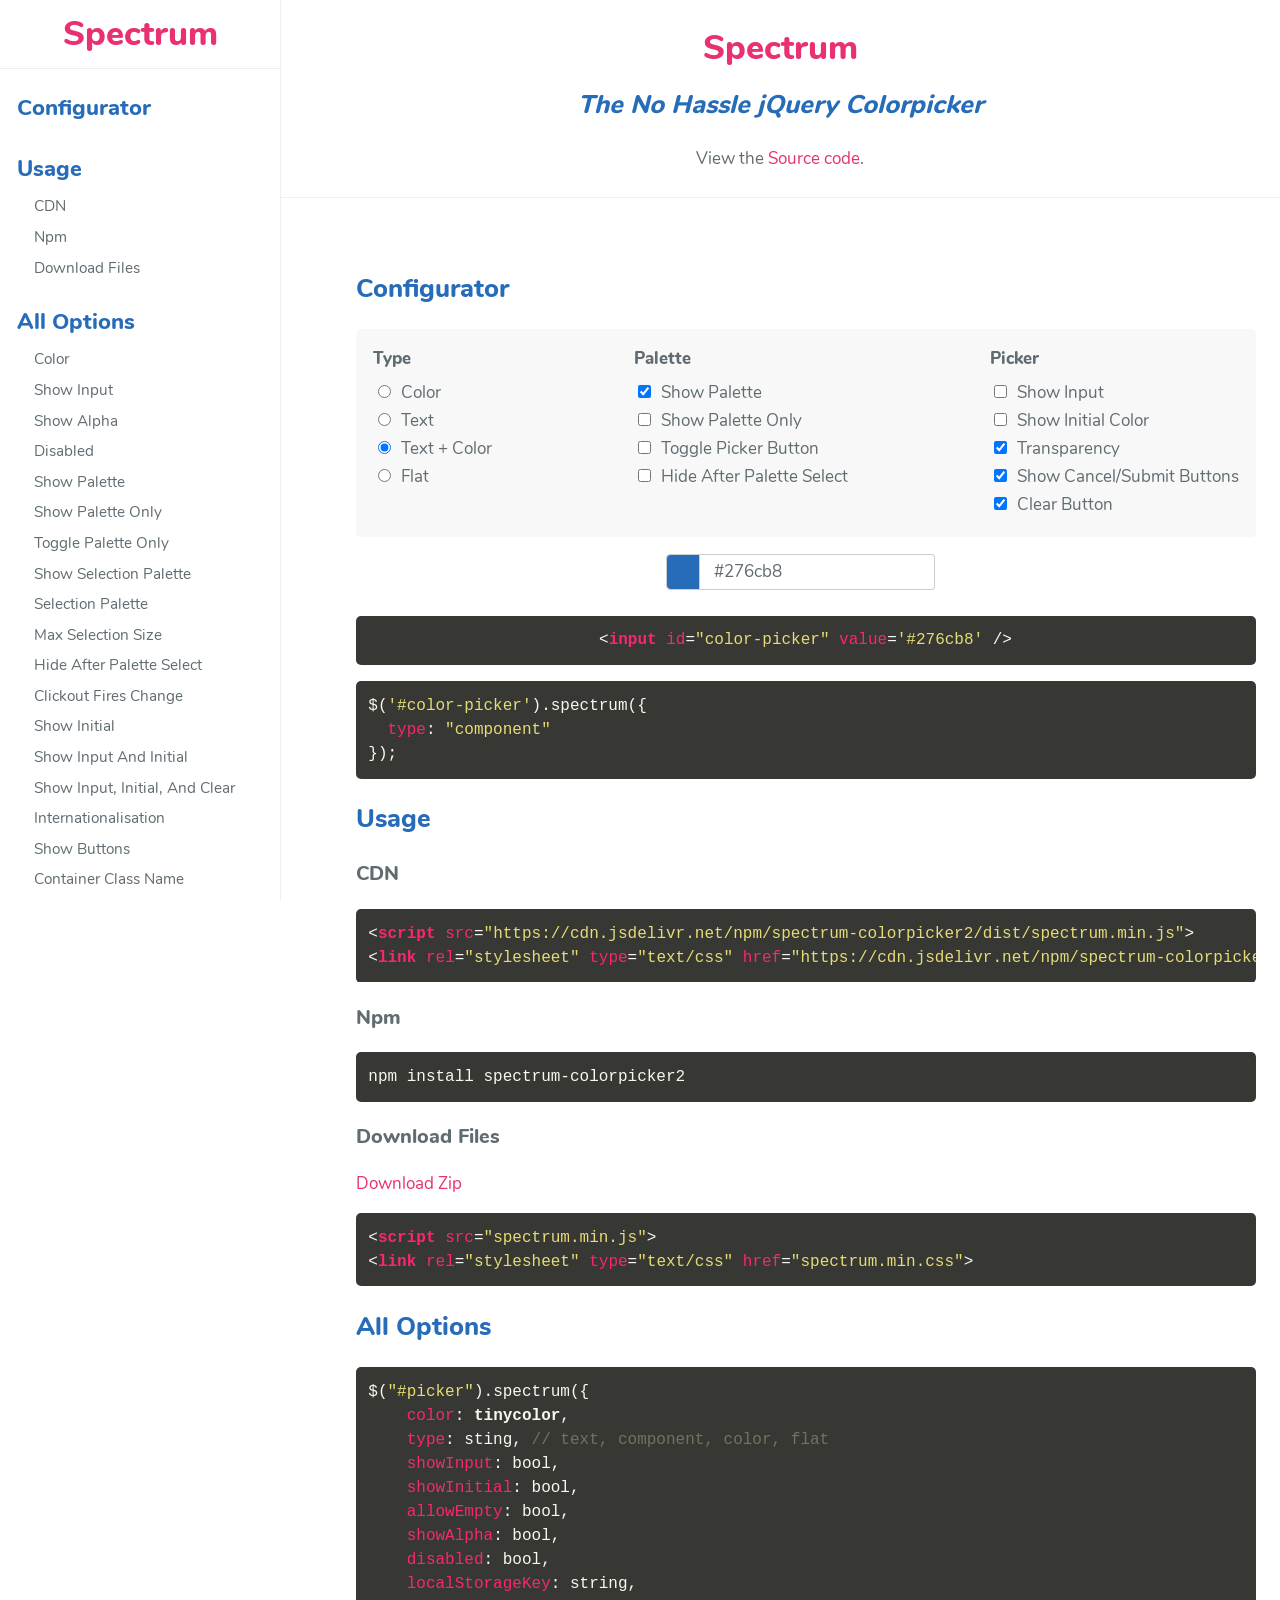
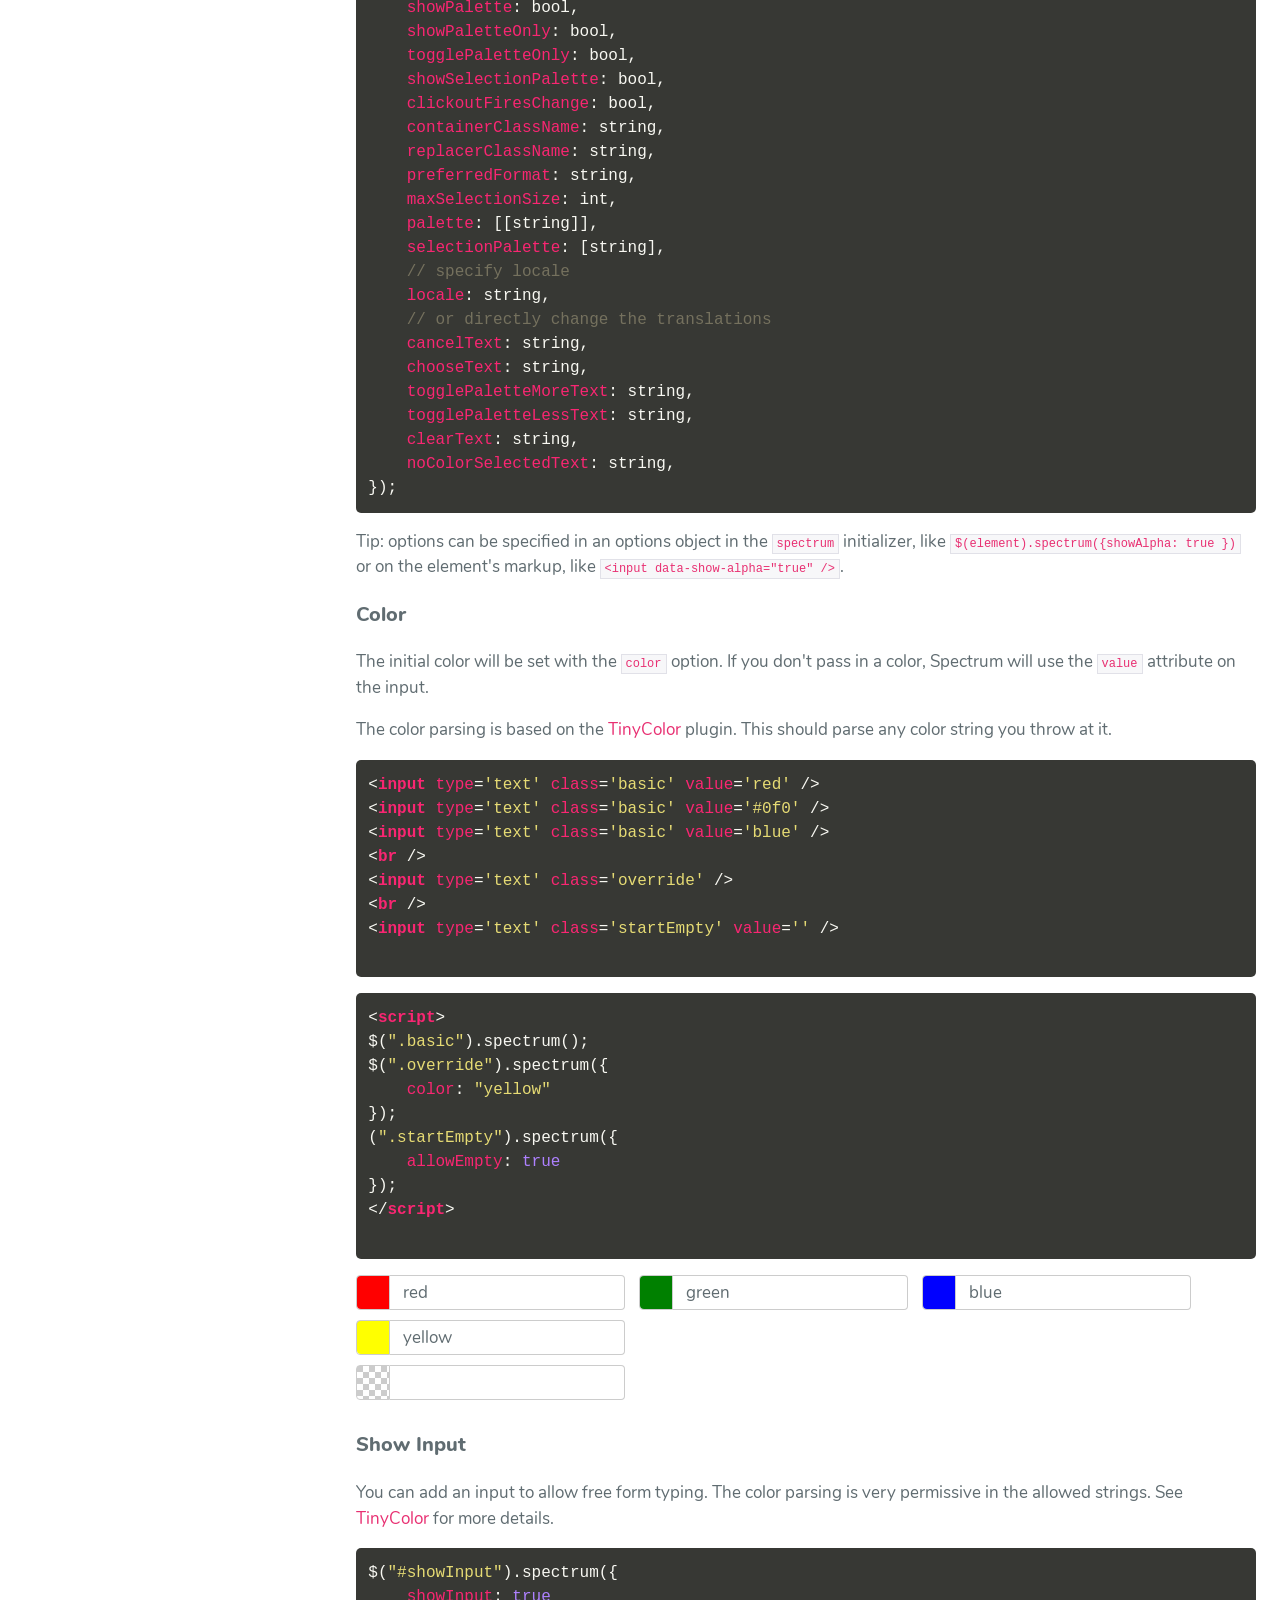
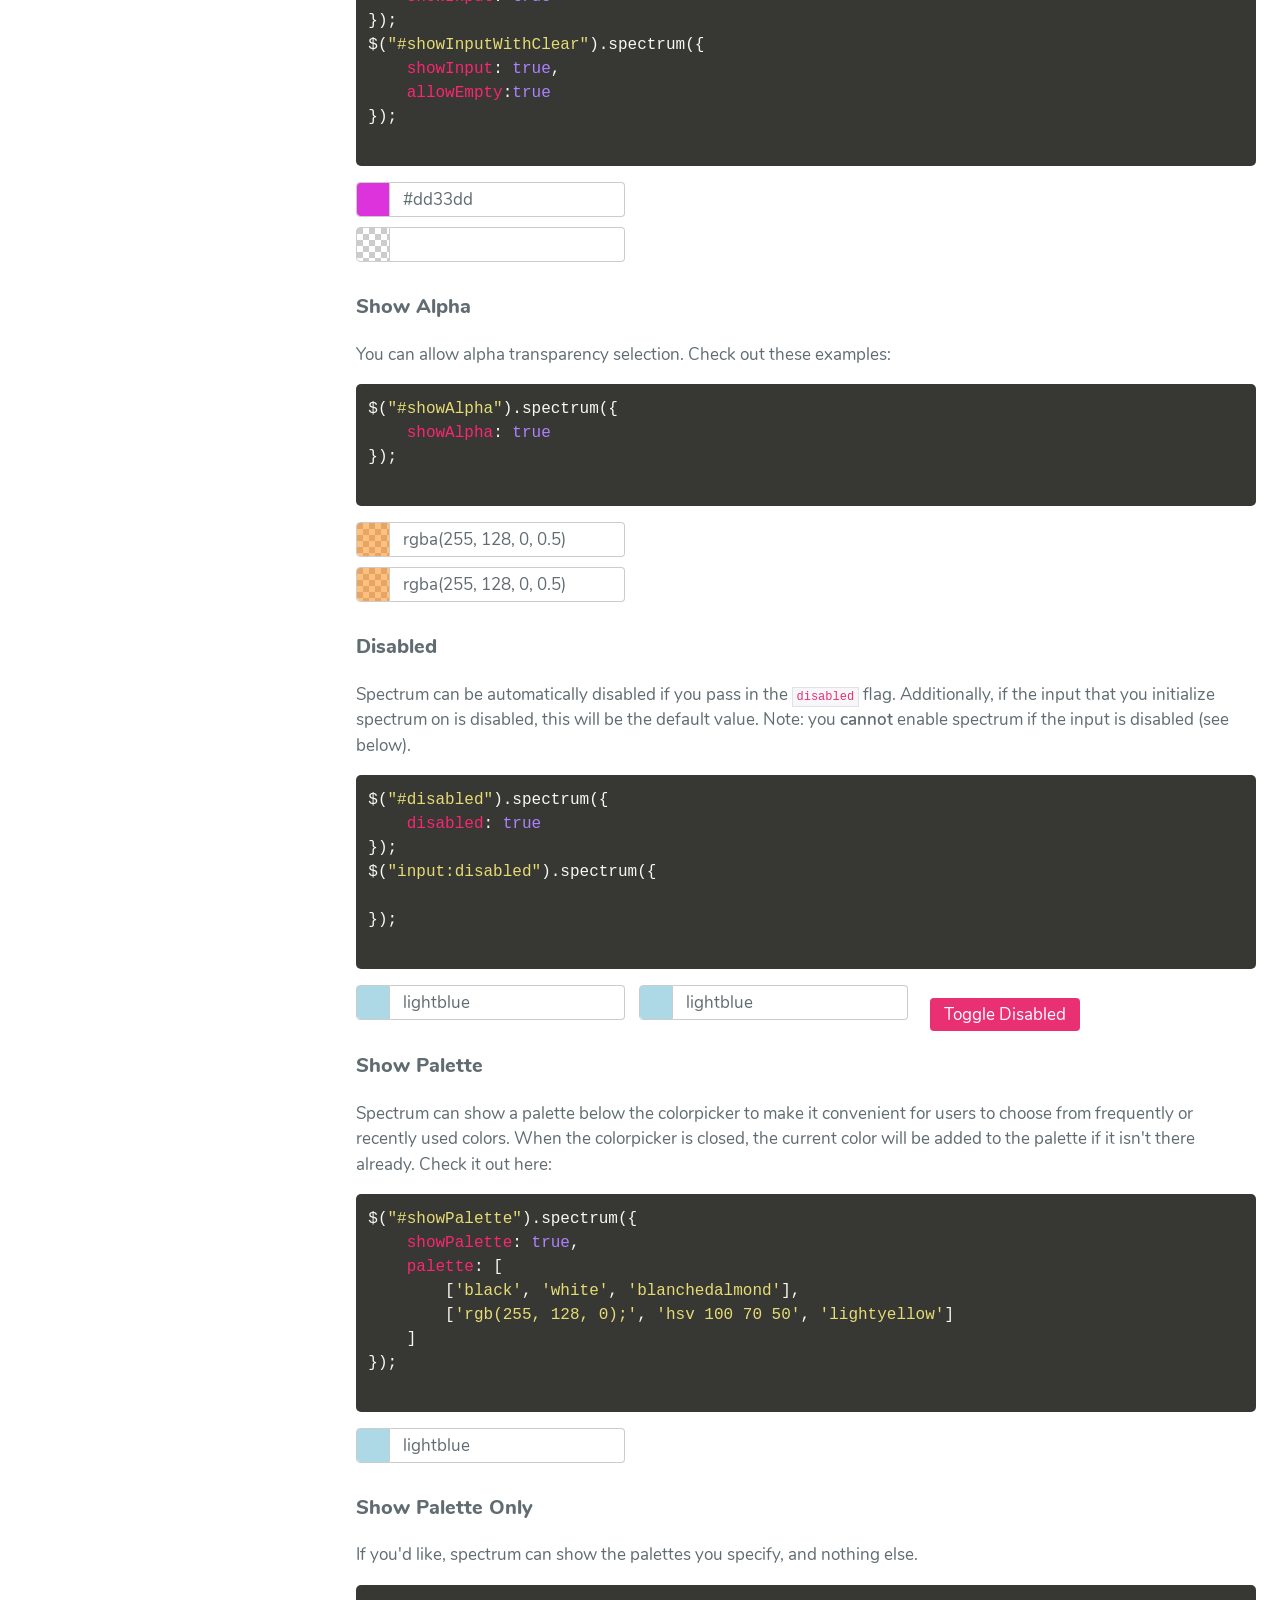
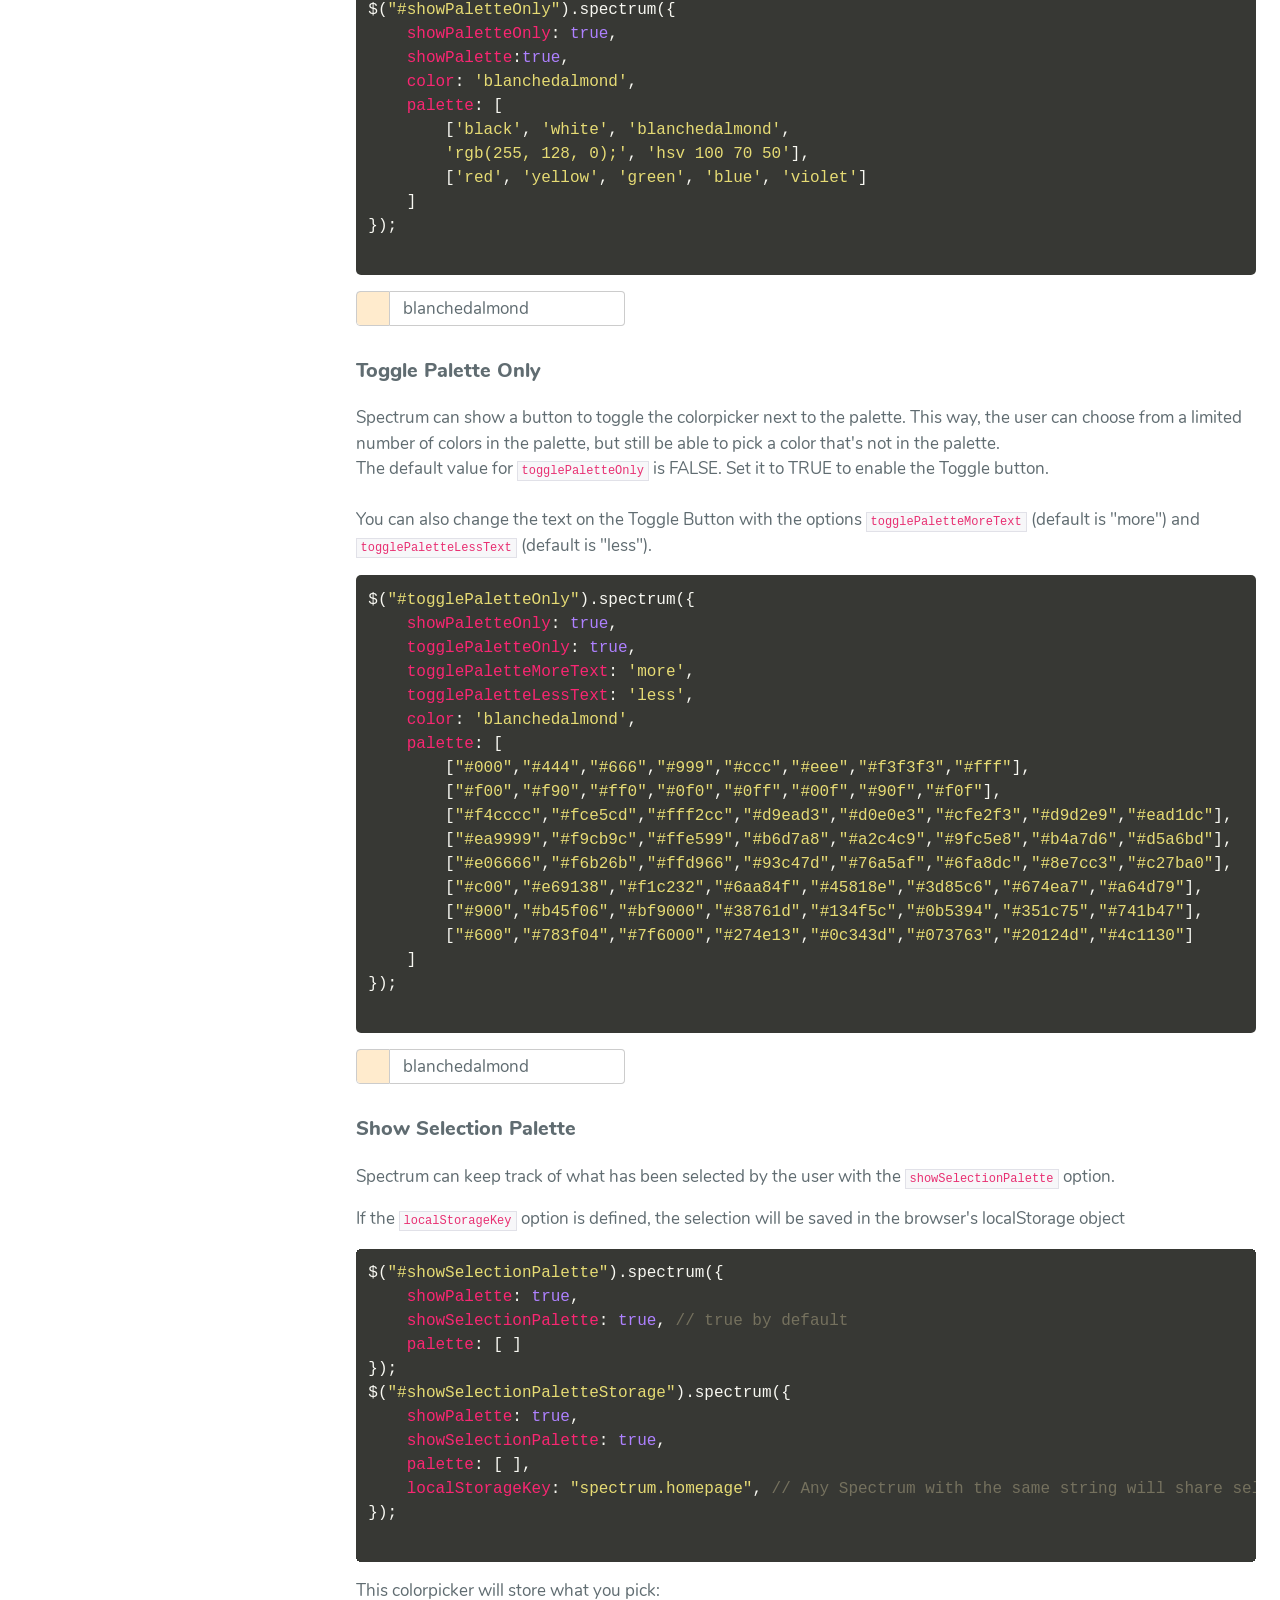
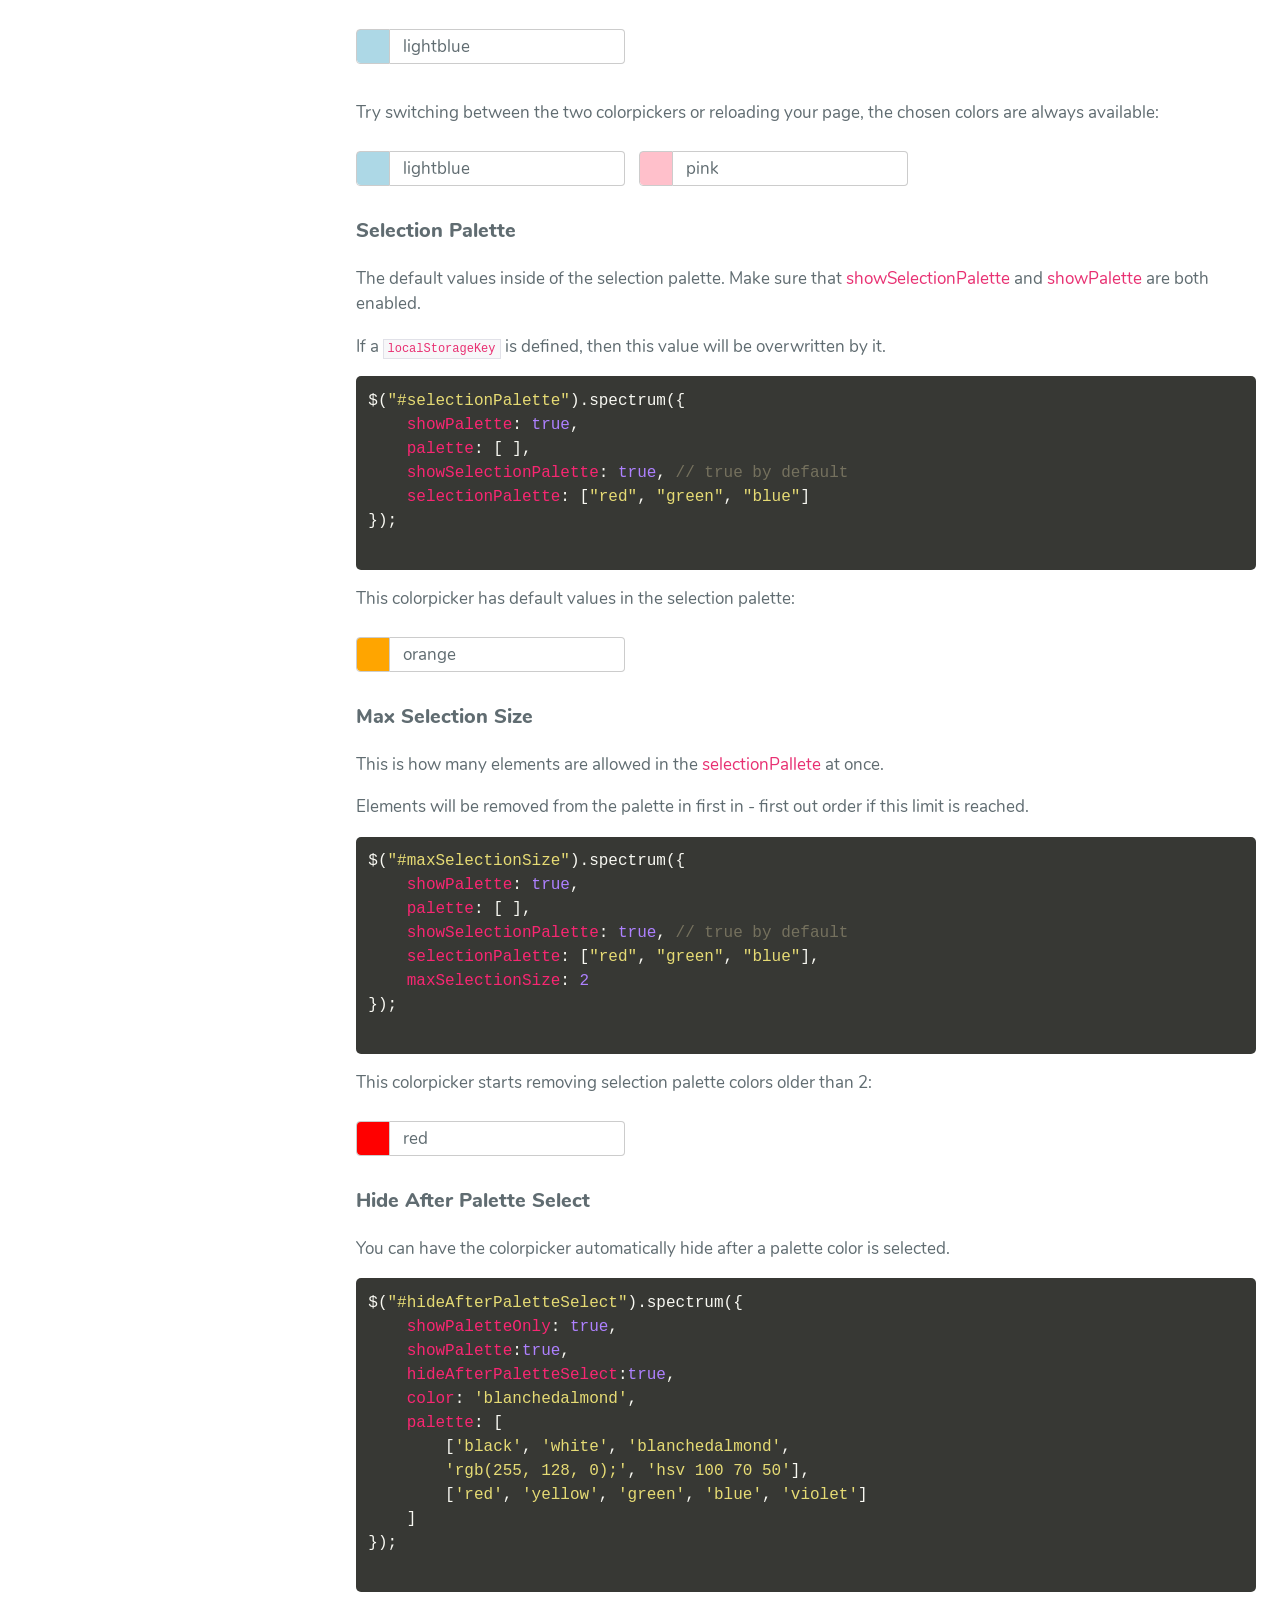
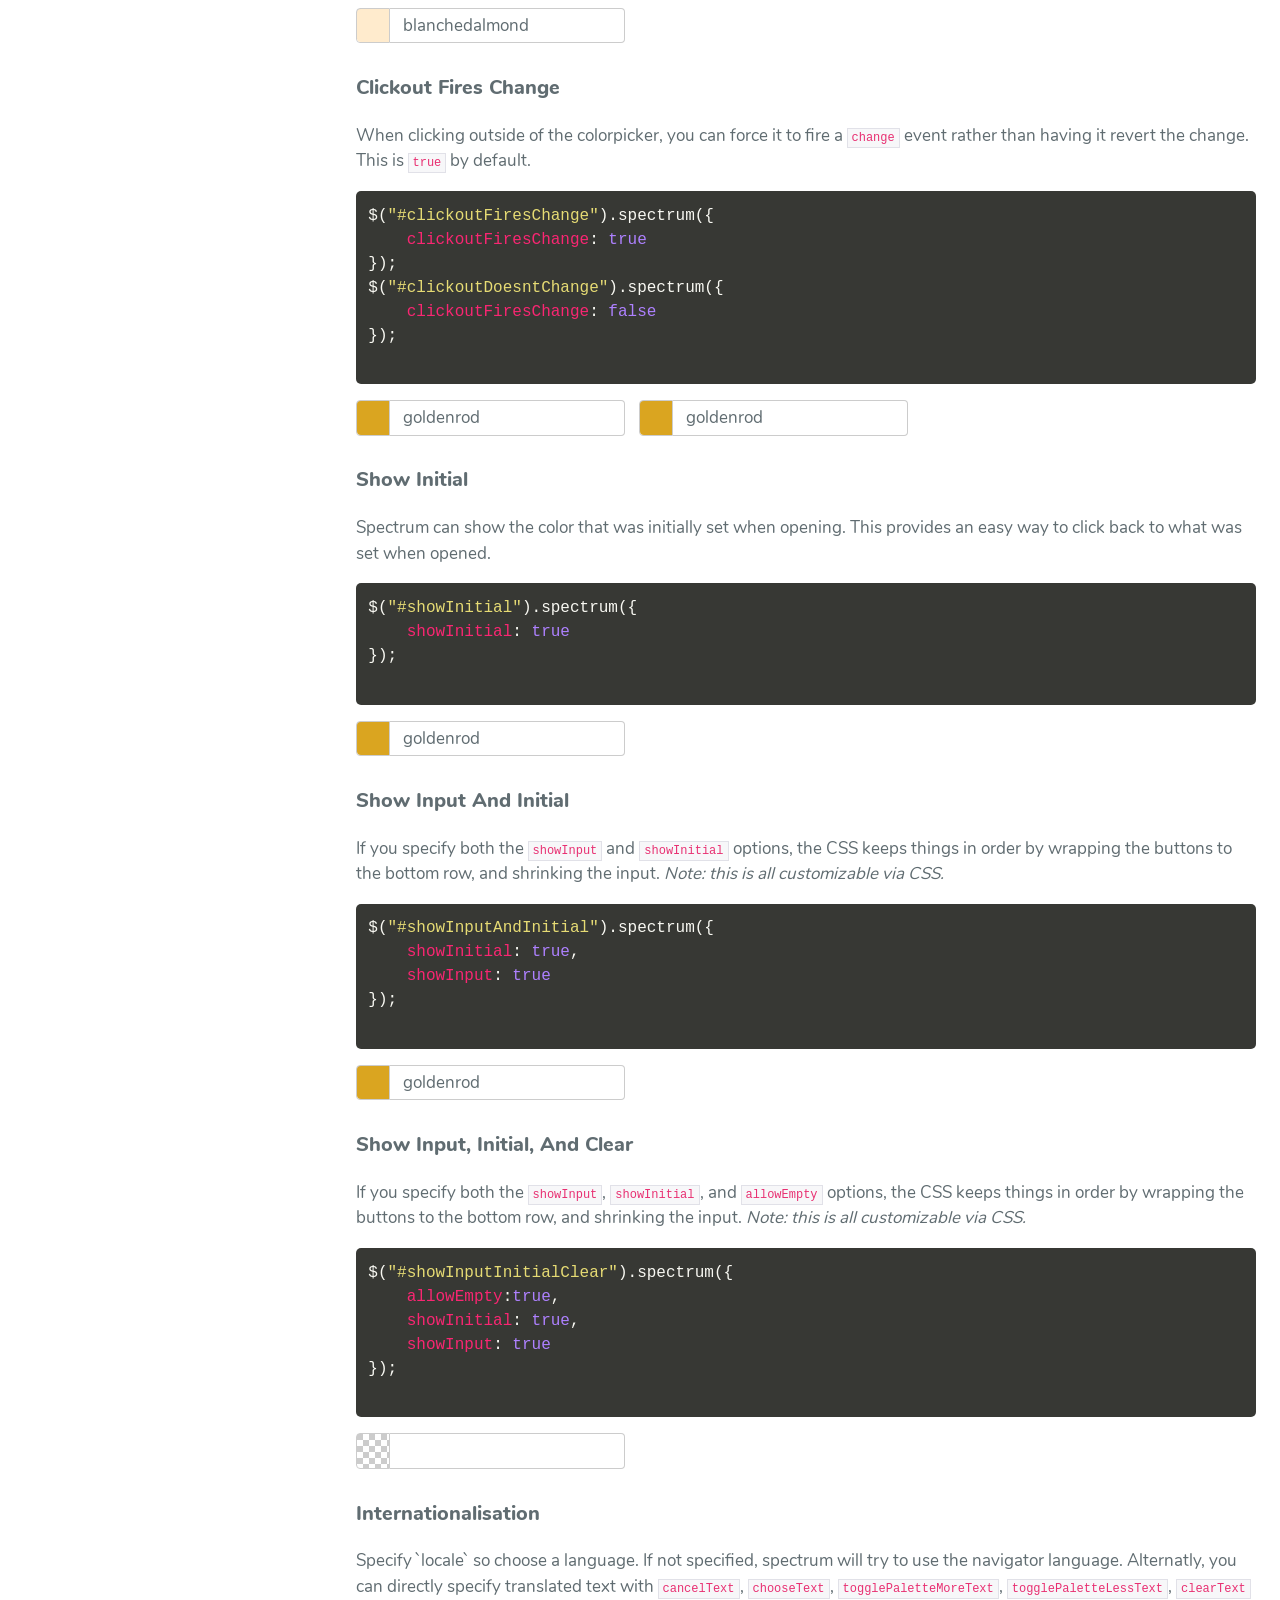
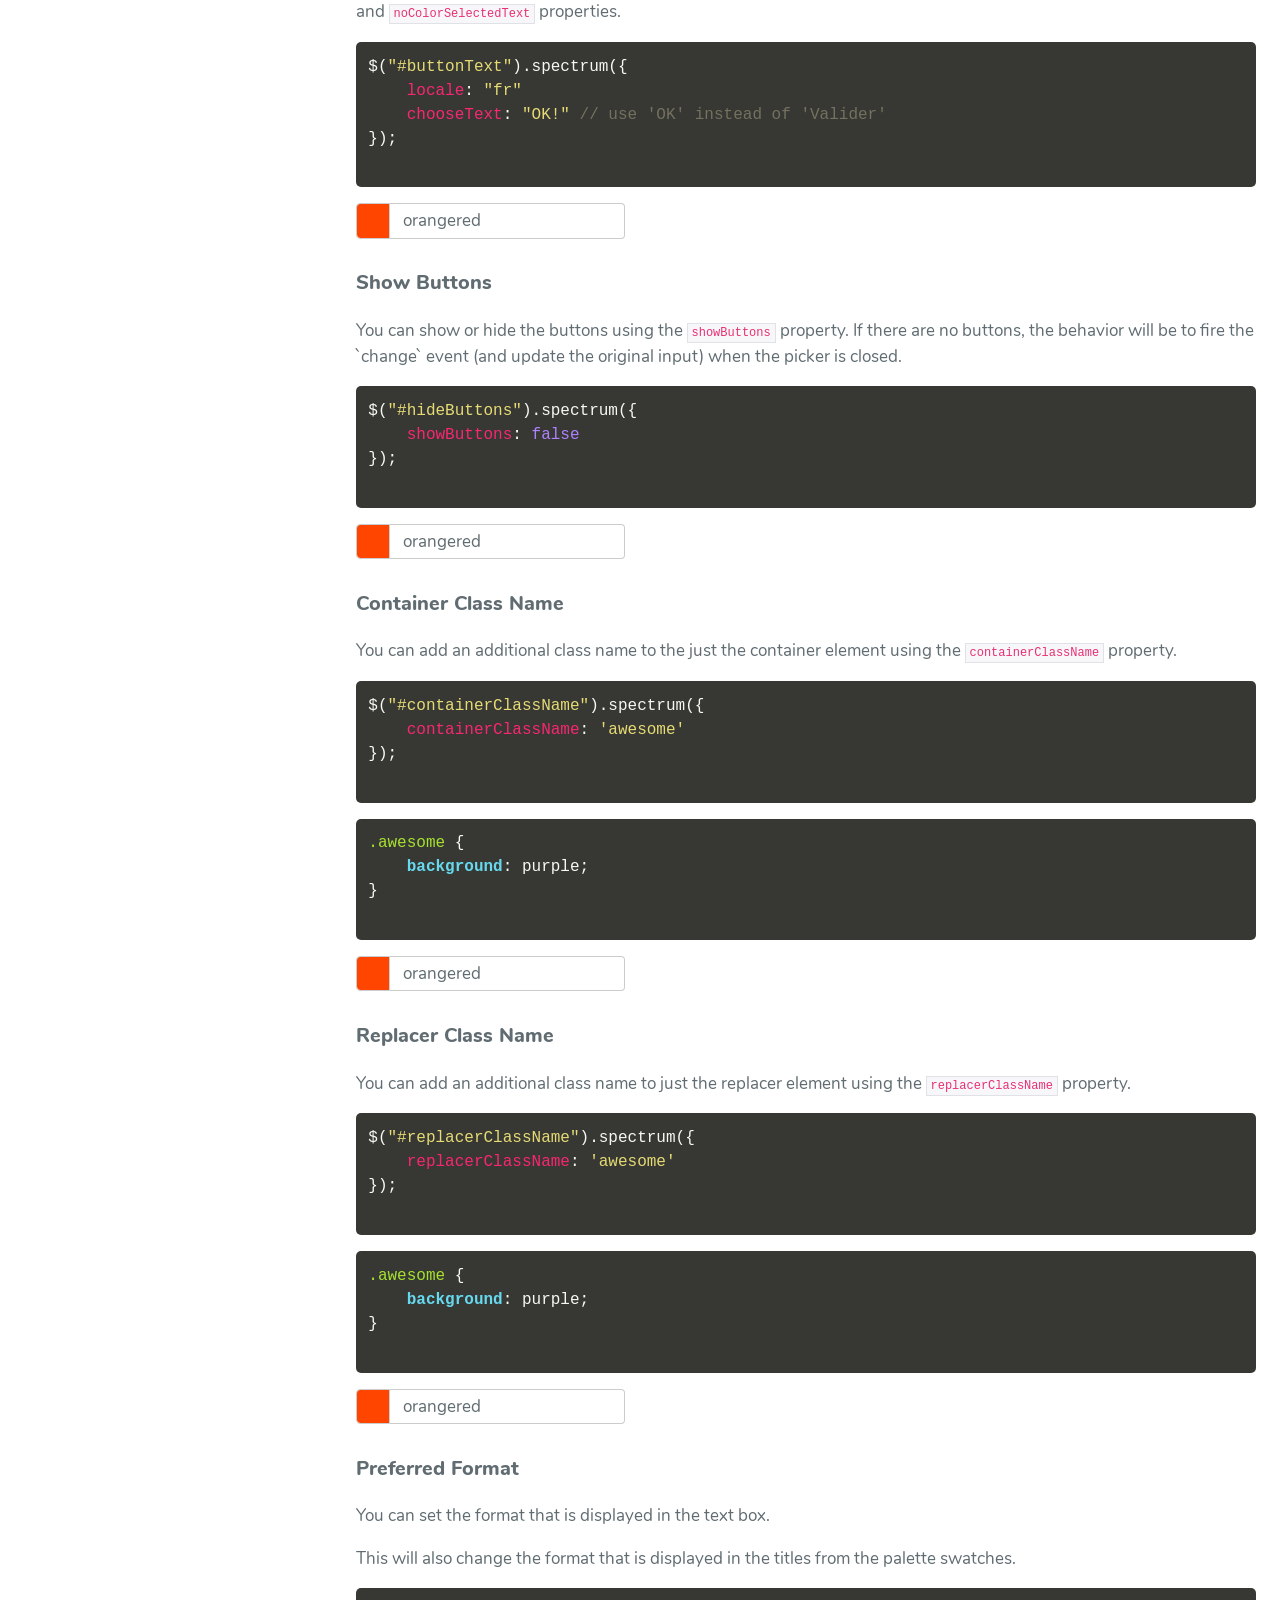
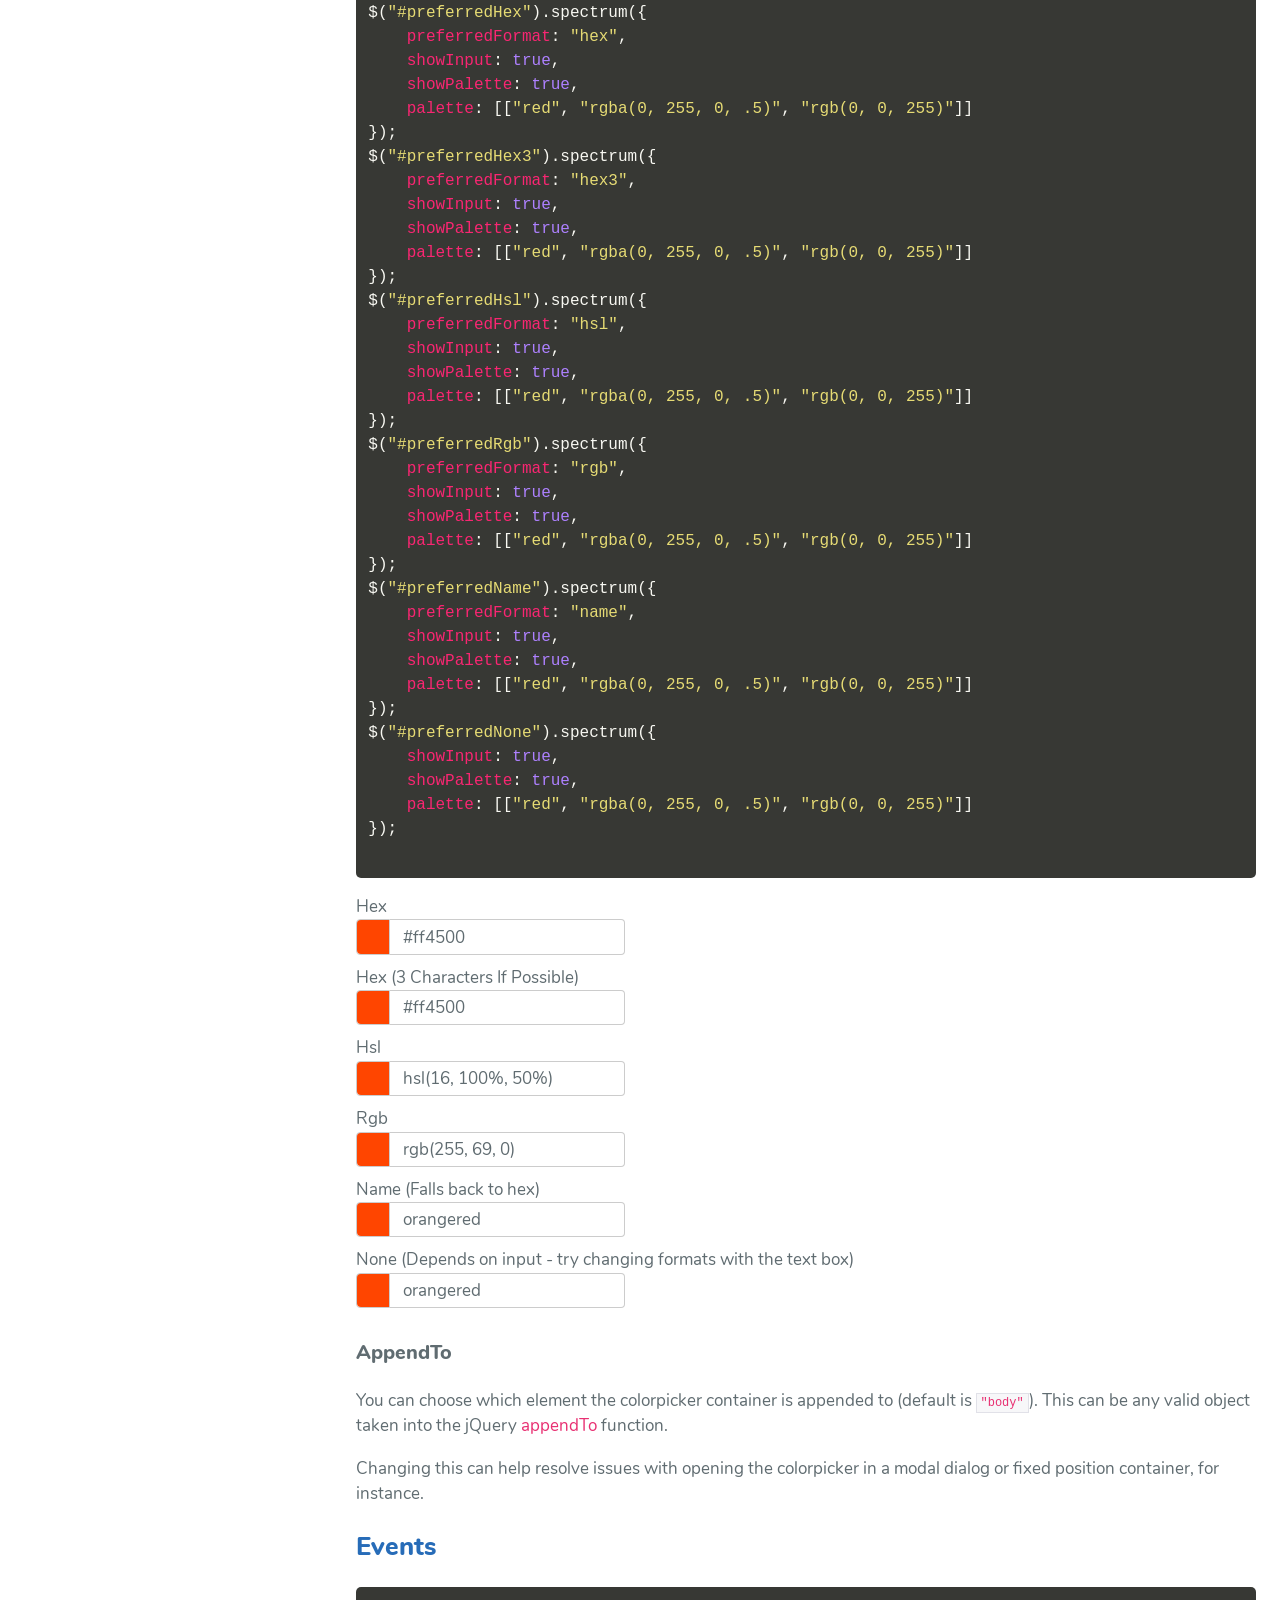
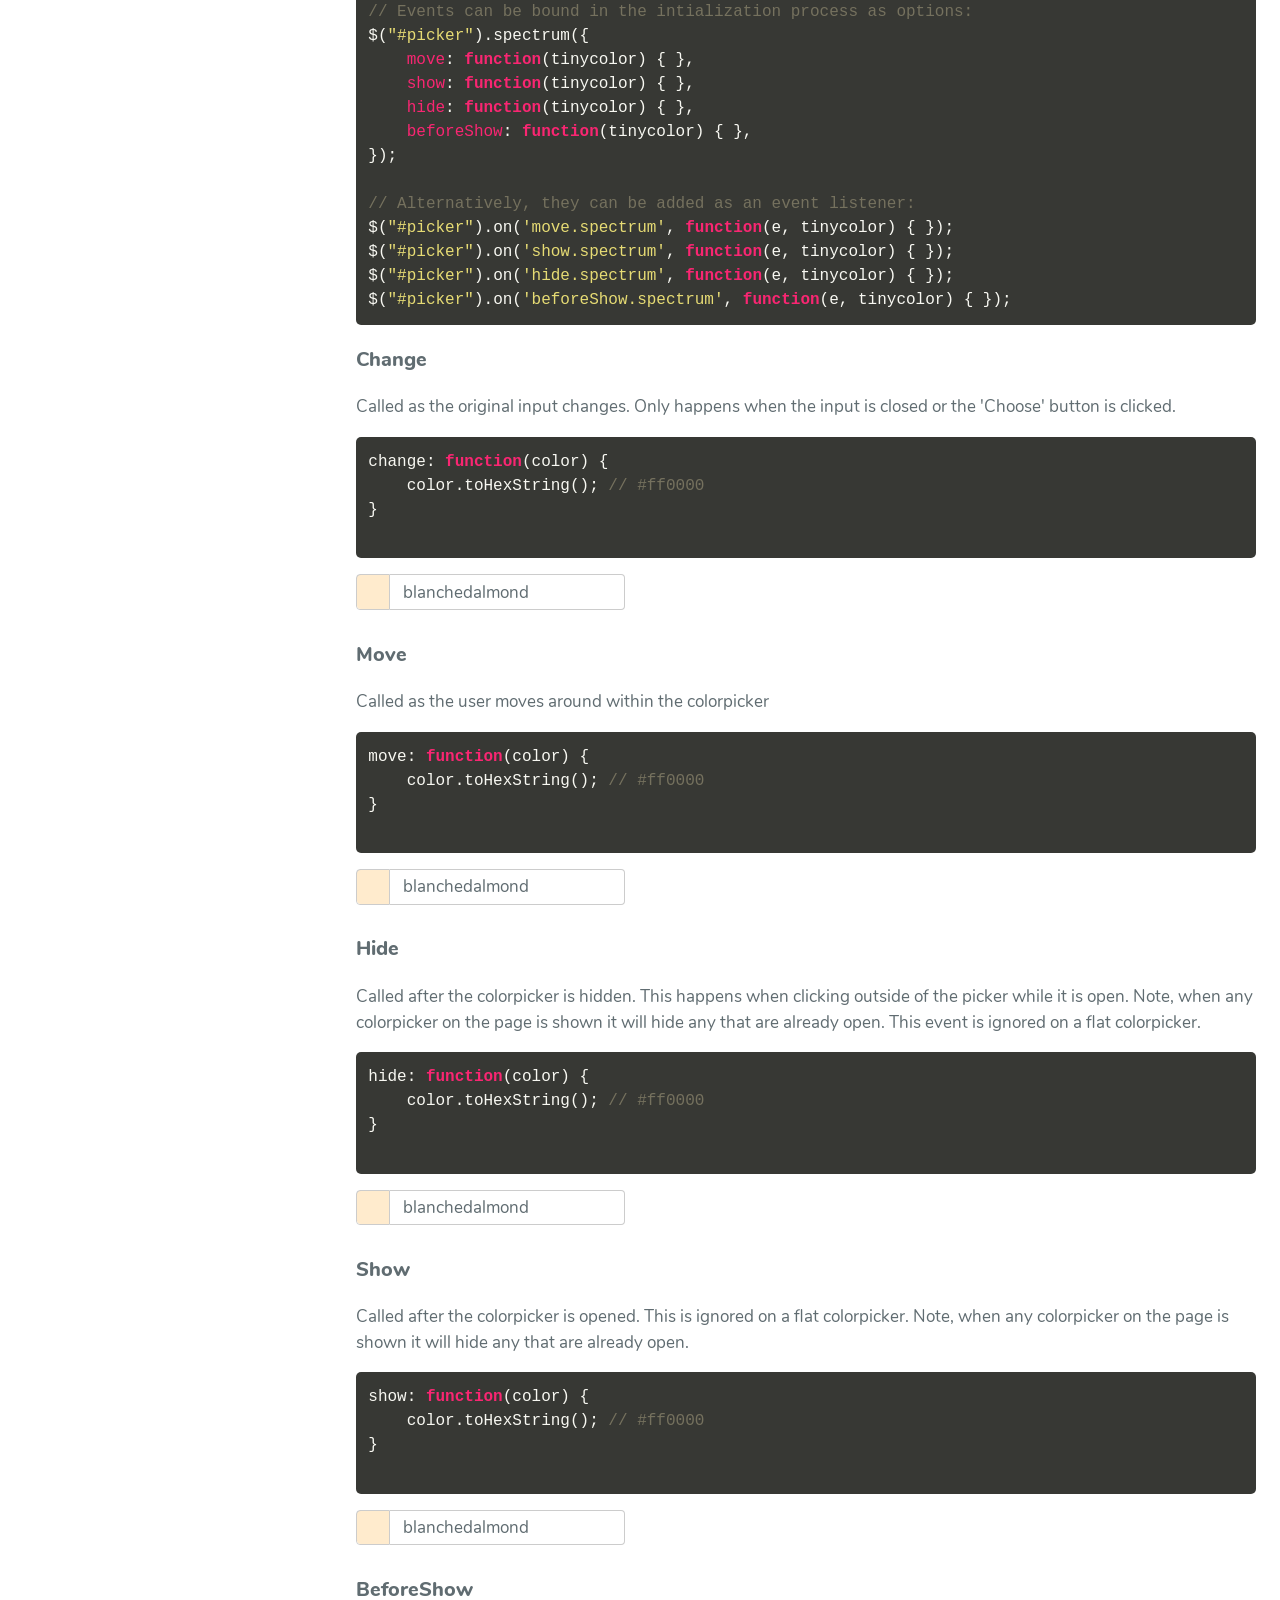
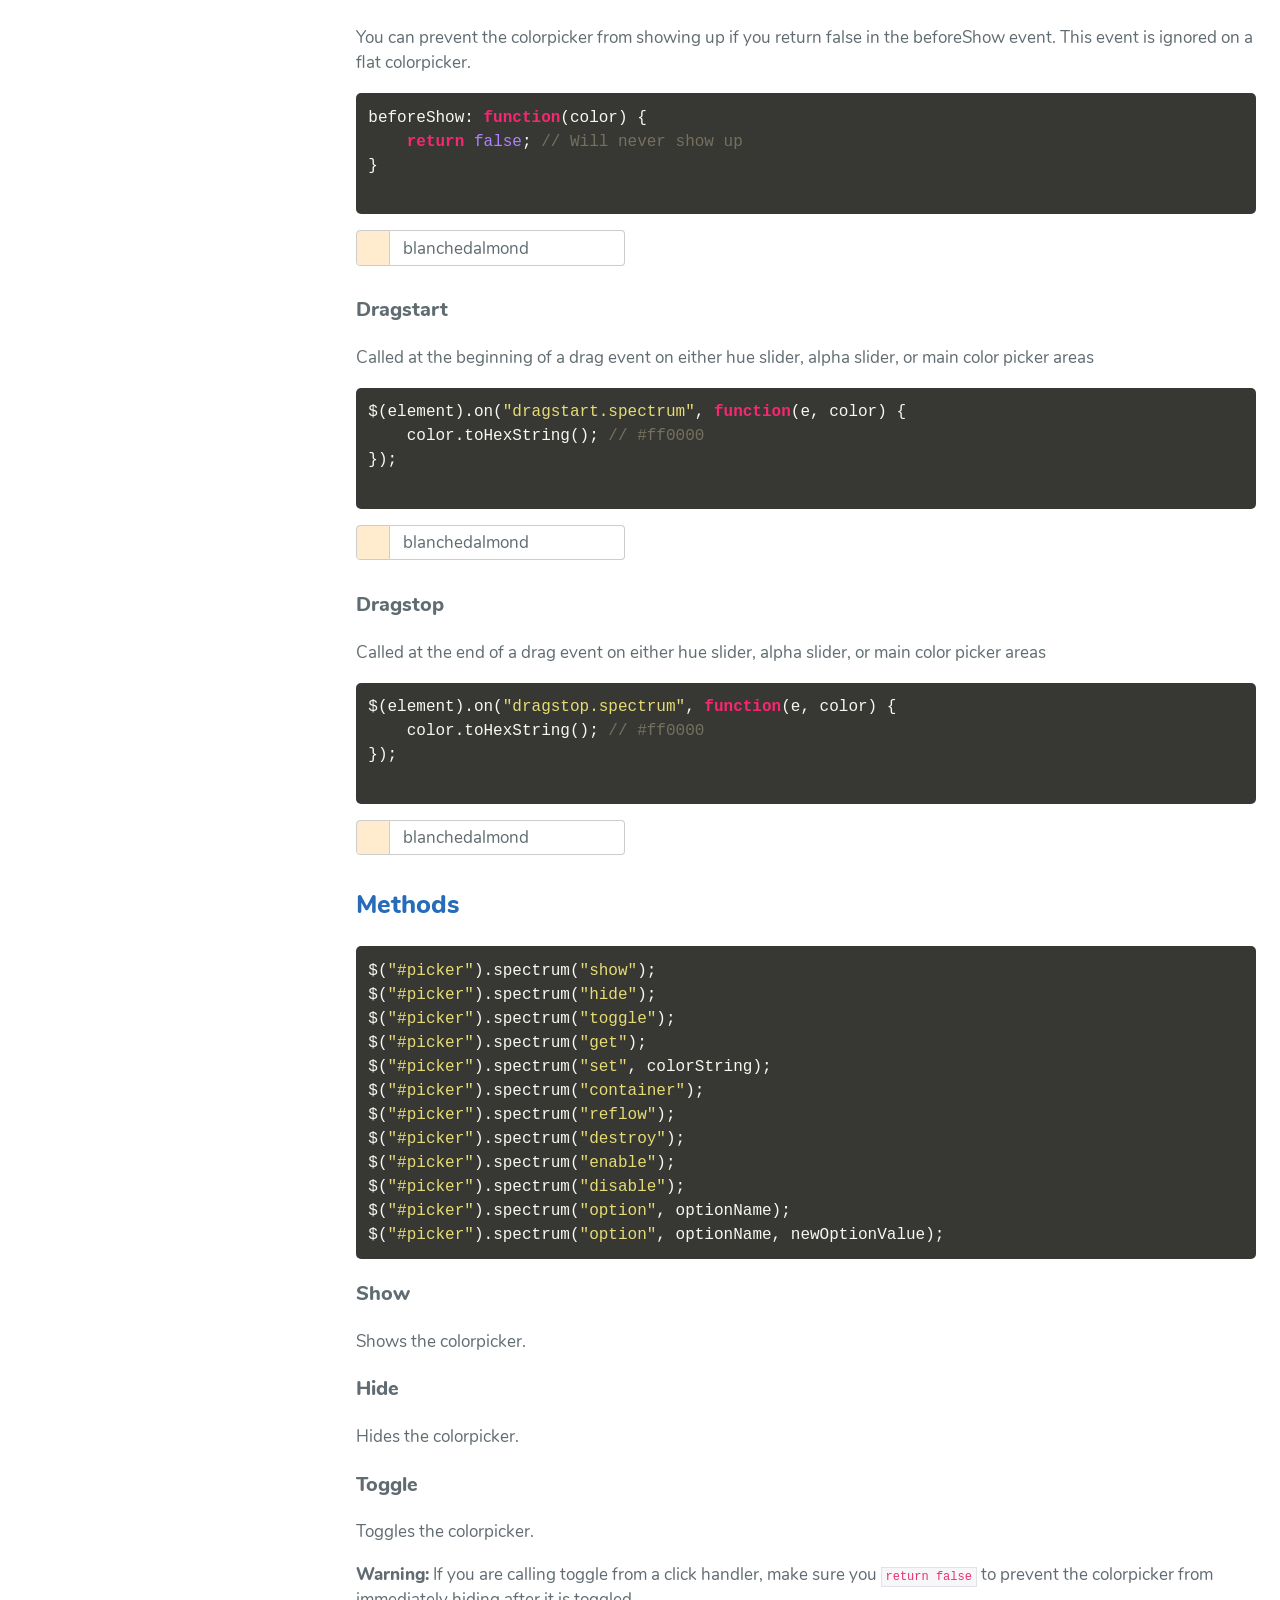
<file: tool/spectrum-2.0.5/index.html>
<!doctype html>
<html>
<head>
    <meta http-equiv="content-type" content="text/html; charset=UTF-8">
    <title>Spectrum - The No Hassle jQuery Colorpicker</title>

    <meta name="description" content="Spectrum is a JavaScript colorpicker plugin using the jQuery framework.  It is highly customizable, but can also be used as a simple input type=color polyfill">
    <meta name="author" content="Brian Grinstead and Spectrum contributors">

    <link rel="stylesheet" type="text/css" href="dist/spectrum.css">
    <link rel="stylesheet" type="text/css" href="docs/docs.css">
    <link rel="stylesheet" type="text/css" href="docs/highlight/styles/default.css">
    <link rel="stylesheet" type="text/css" href="docs/highlight/styles/monokai-sublime.css">
    <script type="text/javascript" src="docs/jquery-1.9.1.js"></script>
    <script type="text/javascript" src="dist/spectrum.js"></script>
    <script type='text/javascript' src='docs/toc.js'></script>
    <script type='text/javascript' src='docs/docs.js'></script>
    <script type='text/javascript' src='docs/highlight/highlight.pack.js'></script>
</head>
<body>
<div id='toc'></div>
<div class="main-container">
<div id='header'>
    <h1><a href='http://seballot.github.com/spectrum'>Spectrum</a></h1>
    <h2 class="subtitle"><em>The No Hassle jQuery Colorpicker</em></h2>
    <div id='links'>
        View the <a href='http://github.com/seballot/spectrum'>Source code</a>.
    </div>
</div>

<div id='docs'>
    <div id='docs-content'>
        <h2>Configurator</h2>
        <div class="configurator-container">
            <div class="config-section type-selector">
                <h5>Type</h5>
                <label><input type="radio" name="type" data-rule="type" value="color"><span>Color</span></label>
                <label><input type="radio" name="type" data-rule="type" value="text"><span>Text</span></label>
                <label><input type="radio" name="type" data-rule="type" value="component"><span>Text + Color</span></label>
                <label><input type="radio" name="type" data-rule="type" value="flat"><span>Flat</span></label>
            </div>

            <div class="config-section palette-options">
                <h5>Palette</h5>
                <label><input type="checkbox" data-rule='showPalette'><span>Show Palette</span></label>
                <label><input type="checkbox" data-rule='showPaletteOnly'><span>Show Palette Only</span></label>
                <label><input type="checkbox" data-rule='togglePaletteOnly'><span>Toggle Picker Button</span></label>
                <label><input type="checkbox" data-rule='hideAfterPaletteSelect'><span>Hide After Palette Select</span></label>
            </div>

            <div class="config-section picker-options">
                <h5>Picker</h5>
                <label><input type="checkbox" data-rule='showInput'><span>Show Input</span></label>
                <label><input type="checkbox" data-rule='showInitial'><span>Show Initial Color</span></label>
                <label><input type="checkbox" data-rule='showAlpha'><span>Transparency</span></label>
                <label><input type="checkbox" data-rule='showButtons'><span>Show Cancel/Submit Buttons</span></label>
                <label><input type="checkbox" data-rule='allowEmpty'><span>Clear Button</span></label>
            </div>
        </div>

        <div class="configurator-renderer">
            <input id="color-picker" value='#276cb8' />
            <pre>&lt;input id="color-picker" value='#276cb8' /&gt;</pre>
            <pre id="sp-options">$('#color-picker').spectrum();</pre>
        </div>


    <h2>Usage</h2>
    <h3>CDN</h3>
<pre>
&lt;script src="https://cdn.jsdelivr.net/npm/spectrum-colorpicker2/dist/spectrum.min.js"></script>
&lt;link rel="stylesheet" type="text/css" href="https://cdn.jsdelivr.net/npm/spectrum-colorpicker2/dist/spectrum.min.css">
</pre>

    <h3>npm</h3>
    <pre>npm install spectrum-colorpicker2</pre>

    <h3>Download files</h3>
    <a href='https://github.com/seballot/spectrum/releases/latest' class="btn btn-primary">Download Zip</a>
<pre>
&lt;script src="spectrum.min.js"></script>
&lt;link rel="stylesheet" type="text/css" href="spectrum.min.css">
</pre>




    <h2 id="options">All Options</h2>
<pre>
$("#picker").spectrum({
    color: <strong>tinycolor</strong>,
    type: sting, // text, component, color, flat
    showInput: bool,
    showInitial: bool,
    allowEmpty: bool,
    showAlpha: bool,
    disabled: bool,
    localStorageKey: string,
    showPalette: bool,
    showPaletteOnly: bool,
    togglePaletteOnly: bool,
    showSelectionPalette: bool,
    clickoutFiresChange: bool,
    containerClassName: string,
    replacerClassName: string,
    preferredFormat: string,
    maxSelectionSize: int,
    palette: [[string]],
    selectionPalette: [string],
    // specify locale
    locale: string,
    // or directly change the translations
    cancelText: string,
    chooseText: string,
    togglePaletteMoreText: string,
    togglePaletteLessText: string,
    clearText: string,
    noColorSelectedText: string,
});
</pre>
        <div class="alert alert-info">
            Tip: options can be specified in an options object in the <code>spectrum</code> initializer, like <code>$(element).spectrum({showAlpha: true })</code> or on the element's markup, like <code>&lt;input data-show-alpha="true" /&gt;</code>.
        </div>

        <h3 id="options-color">Color</h3>
        <div class='option-content'>
            <div class='description'>
                <p>
                The initial color will be set with the <code>color</code> option.
                If you don't pass in a color, Spectrum will use the <code>value</code> attribute on the input.
                </p>
                <p>
                The color parsing is based on the <a href='https://github.com/bgrins/TinyColor'>TinyColor</a> plugin.
                This should parse any color string you throw at it.</p>
                </p>
            </div>

            <pre>
&lt;input type='text' class='basic' value='red' /&gt;
&lt;input type='text' class='basic' value='#0f0' /&gt;
&lt;input type='text' class='basic' value='blue' /&gt;
&lt;br /&gt;
&lt;input type='text' class='override' /&gt;
&lt;br /&gt;
&lt;input type='text' class='startEmpty' value='' /&gt;
            </pre>

            <pre>
&lt;script&gt;
$(".basic").spectrum();
$(".override").spectrum({
    color: "yellow"
});
(".startEmpty").spectrum({
    allowEmpty: true
});
&lt;/script&gt;
            </pre>
            <div class='example'>
                <input type='text' class='basic' value='red' />
                <input type='text' class='basic' value='green' />
                <input type='text' class='basic' value='blue' />
                <br />
                <input type='text' class='override' />
                <br/>
                <input type='text' class='startEmpty' value='' />
            </div>
        </div>

        <h3 id="options-showInput">Show Input</h3>
        <div class='option-content'>
            <div class='description'>
                <p>You can add an input to allow free form typing.  The color parsing is very permissive in the allowed strings.  See <a href='https://github.com/bgrins/TinyColor'>TinyColor</a> for more details.
            </div>
            <pre>
$("#showInput").spectrum({
    showInput: true
});
$("#showInputWithClear").spectrum({
    showInput: true,
    allowEmpty:true
});
            </pre>
            <div class='example'>
                <input type='text' name='showInput' id='showInput' />
                 <br/>
                <input type='text' name='showInputWithClear' id='showInputWithClear' value='' />
            </div>
        </div>

        <h3 id="options-showAlpha">Show Alpha</h3>
        <div class='option-content'>
            <div class='description'>
                <p>You can allow alpha transparency selection.  Check out these examples: </p>
            </div>
            <pre>
$("#showAlpha").spectrum({
    showAlpha: true
});
            </pre>
            <div class='example'>
                <input type='text' name='showAlpha' id='showAlpha' />
            </div>
            <div class='example'>
                <input type='text' name='showAlphaWithInput' id='showAlphaWithInput' />
            </div>
        </div>

        <h3 id="options-disabled">Disabled</h3>
        <div class='option-content'>
            <div class='description'>
            <p>Spectrum can be automatically disabled if you pass in the <code>disabled</code> flag.  Additionally, if the input that you initialize spectrum on is disabled, this will be the default value.  Note: you <strong>cannot</strong> enable spectrum if the input is disabled (see below).</p>
            </div>
            <pre>
$("#disabled").spectrum({
    disabled: true
});
$("input:disabled").spectrum({

});
            </pre>
            <div class='example'>
                    <input type='text' name='disabled' id='disabled' value='lightblue' />
                    <input type='text' disabled value='lightblue' />
                    <button id='toggle-disabled' class='btn'>Toggle Disabled</button>
            </div>
        </div>

        <h3 id="options-showPalette">Show Palette</h3>
        <div class='option-content'>
            <div class='description'>
            <p>Spectrum can show a palette below the colorpicker to make it convenient for users to choose from frequently or recently used colors.  When the colorpicker is closed, the current color will be added to the palette if it isn't there already.  Check it out here: </p>
            </div>
            <pre>
$("#showPalette").spectrum({
    showPalette: true,
    palette: [
        ['black', 'white', 'blanchedalmond'],
        ['rgb(255, 128, 0);', 'hsv 100 70 50', 'lightyellow']
    ]
});
            </pre>
            <div class='example'>
                    <input type='text' name='showPalette' id='showPalette' value='lightblue' />
                    <em data-label-for="showPalette" class='em-label'></em>

            </div>
        </div>

        <h3 id="options-showPaletteOnly">Show Palette Only</h3>
        <div class='option-content'>
            <div class='description'>
            <p>If you'd like, spectrum can show the palettes you specify, and nothing else.</p>
            </div>

            <pre>
$("#showPaletteOnly").spectrum({
    showPaletteOnly: true,
    showPalette:true,
    color: 'blanchedalmond',
    palette: [
        ['black', 'white', 'blanchedalmond',
        'rgb(255, 128, 0);', 'hsv 100 70 50'],
        ['red', 'yellow', 'green', 'blue', 'violet']
    ]
});
            </pre>
            <div class='example'>
                <input type='text' name='showPaletteOnly' id='showPaletteOnly'  />
                <em data-label-for="showPaletteOnly" class='em-label'></em>
            </div>
        </div>

        <h3 id="options-togglePaletteOnly">Toggle Palette Only</h3>
        <div class='option-content'>
            <div class='description'>
            <p>Spectrum can show a button to toggle the colorpicker next to the palette. This way, the user can choose from a limited number of colors in the palette, but still be able to pick a color that's not in the palette.<br />
                The default value for <code>togglePaletteOnly</code> is FALSE. Set it to TRUE to enable the Toggle button.<br /><br />
                You can also change the text on the Toggle Button with the options <code>togglePaletteMoreText</code> (default is "more") and <code>togglePaletteLessText</code> (default is "less").</p>
            </div>

            <pre>
$("#togglePaletteOnly").spectrum({
    showPaletteOnly: true,
    togglePaletteOnly: true,
    togglePaletteMoreText: 'more',
    togglePaletteLessText: 'less',
    color: 'blanchedalmond',
    palette: [
        ["#000","#444","#666","#999","#ccc","#eee","#f3f3f3","#fff"],
        ["#f00","#f90","#ff0","#0f0","#0ff","#00f","#90f","#f0f"],
        ["#f4cccc","#fce5cd","#fff2cc","#d9ead3","#d0e0e3","#cfe2f3","#d9d2e9","#ead1dc"],
        ["#ea9999","#f9cb9c","#ffe599","#b6d7a8","#a2c4c9","#9fc5e8","#b4a7d6","#d5a6bd"],
        ["#e06666","#f6b26b","#ffd966","#93c47d","#76a5af","#6fa8dc","#8e7cc3","#c27ba0"],
        ["#c00","#e69138","#f1c232","#6aa84f","#45818e","#3d85c6","#674ea7","#a64d79"],
        ["#900","#b45f06","#bf9000","#38761d","#134f5c","#0b5394","#351c75","#741b47"],
        ["#600","#783f04","#7f6000","#274e13","#0c343d","#073763","#20124d","#4c1130"]
    ]
});
            </pre>
            <div class='example'>
                <input type='text' name='togglePaletteOnly' id='togglePaletteOnly'  />
            </div>
        </div>

        <h3 id="options-showSelectionPalette">Show Selection Palette</h3>
        <div class='option-content'>
            <div class='description'>
                <p>Spectrum can keep track of what has been selected by the user with the <code>showSelectionPalette</code> option.</p>
                <p>If the <code>localStorageKey</code> option is defined, the selection will be saved in the browser's localStorage object</p>
            </div>

            <pre>
$("#showSelectionPalette").spectrum({
    showPalette: true,
    showSelectionPalette: true, // true by default
    palette: [ ]
});
$("#showSelectionPaletteStorage").spectrum({
    showPalette: true,
    showSelectionPalette: true,
    palette: [ ],
    localStorageKey: "spectrum.homepage", // Any Spectrum with the same string will share selection
});
            </pre>

            <div class='example'>
                    <span class='label label-info'>This colorpicker will store what you pick:</span><br /><br />
                    <input type='text' name='showSelectionPalette' id='showSelectionPalette' value='lightblue' /><br /><br />
                    <span class='label label-info'>Try switching between the two colorpickers or reloading your page, the chosen colors are always available:</span><br /><br />
                    <input type='text' name='showSelectionPaletteStorage' id='showSelectionPaletteStorage' value='lightblue' />
                    <input type='text' name='showSelectionPaletteStorage2' id='showSelectionPaletteStorage2' value='pink' />
            </div>
        </div>

        <h3 id="options-selectionPalette">Selection Palette</h3>
        <div class='option-content'>
            <div class='description'>
                <p>The default values inside of the selection palette.  Make sure that <a href="#options-showSelectionPalette">showSelectionPalette</a> and <a href="#options-showPalette">showPalette</a> are both enabled.</p>
                <p>If a <code>localStorageKey</code> is defined, then this value will be overwritten by it.</p>
            </div>

            <pre>
$("#selectionPalette").spectrum({
    showPalette: true,
    palette: [ ],
    showSelectionPalette: true, // true by default
    selectionPalette: ["red", "green", "blue"]
});
            </pre>

            <div class='example'>
                    <span class='label label-info'>This colorpicker has default values in the selection palette:</span><br /><br />
                    <input type='text' name='selectionPalette' id='selectionPalette' value='orange' />
            </div>
        </div>

        <h3 id="options-maxSelectionSize">Max Selection Size</h3>
        <div class='option-content'>
            <div class='description'>
                <p>This is how many elements are allowed in the <a href="#options-selectionPalette">selectionPallete</a> at once.</p>
                <p>Elements will be removed from the palette in first in - first out order if this limit is reached.</p>
            </div>

            <pre>
$("#maxSelectionSize").spectrum({
    showPalette: true,
    palette: [ ],
    showSelectionPalette: true, // true by default
    selectionPalette: ["red", "green", "blue"],
    maxSelectionSize: 2
});
            </pre>

            <div class='example'>
                    <span class='label label-info'>This colorpicker starts removing selection palette colors older than 2:</span><br /><br />
                    <input type='text' name='maxSelectionSize' id='maxSelectionSize' value='red' />
            </div>
        </div>

        <h3 id="options-hideAfterPaletteSelect">Hide After Palette Select</h3>
        <div class='option-content'>
            <div class='description'>
            <p>You can have the colorpicker automatically hide after a palette color is selected.</p>
            </div>

            <pre>
$("#hideAfterPaletteSelect").spectrum({
    showPaletteOnly: true,
    showPalette:true,
    hideAfterPaletteSelect:true,
    color: 'blanchedalmond',
    palette: [
        ['black', 'white', 'blanchedalmond',
        'rgb(255, 128, 0);', 'hsv 100 70 50'],
        ['red', 'yellow', 'green', 'blue', 'violet']
    ]
});
            </pre>
            <div class='example'>
                <input type='text' name='hideAfterPaletteSelect' id='hideAfterPaletteSelect'  />
                <em data-label-for="hideAfterPaletteSelect" class='em-label'></em>
            </div>
        </div>

        <h3 id="options-clickoutFiresChange">Clickout Fires Change</h3>
        <div class='option-content'>
            <div class='description'>
                <p>
                When clicking outside of the colorpicker, you can force it to fire a <code>change</code> event rather than having it revert the change.  This is <code>true</code> by default.
                </p>
            </div>

            <pre>
$("#clickoutFiresChange").spectrum({
    clickoutFiresChange: true
});
$("#clickoutDoesntChange").spectrum({
    clickoutFiresChange: false
});
            </pre>

            <div class='example'>
                    <input type='text' name='clickoutFiresChange' id='clickoutFiresChange' value='goldenrod' />
                    <input type='text' name='clickoutDoesntFireChange' id='clickoutDoesntFireChange' value='goldenrod' />
            </div>
        </div>

        <h3 id="options-showInitial">Show Initial</h3>
        <div class='option-content'>
            <div class='description'>
                <p>
                Spectrum can show the color that was initially set when opening.
                This provides an easy way to click back to what was set when opened.
                </p>
            </div>

            <pre>
$("#showInitial").spectrum({
    showInitial: true
});
            </pre>

            <div class='example'>
                    <input type='text' name='showInitial' id='showInitial' value='goldenrod' />
            </div>
        </div>

        <h3 id="options-showInputAndInitial">Show Input and Initial</h3>
        <div class='option-content'>
            <div class='description'>
                <p>If you specify both the <code>showInput</code> and <code>showInitial</code> options, the CSS keeps things in order by wrapping the buttons to the bottom row, and shrinking the input.   <em>Note: this is all customizable via CSS.</em></p>
            </div>
            <pre>
$("#showInputAndInitial").spectrum({
    showInitial: true,
    showInput: true
});
            </pre>

            <div class='example'>
                    <input type='text' name='showInputAndInitial' id='showInputAndInitial' value='goldenrod' />
            </div>
        </div>
         <h3>Show Input, Initial, and Clear</h3>
        <div class='option-content'>
            <div class='description'>
                <p>If you specify both the <code>showInput</code>, <code>showInitial</code>, and <code>allowEmpty</code> options, the CSS keeps things in order by wrapping the buttons to the bottom row, and shrinking the input.   <em>Note: this is all customizable via CSS.</em></p>
            </div>
            <pre>
$("#showInputInitialClear").spectrum({
    allowEmpty:true,
    showInitial: true,
    showInput: true
});
            </pre>

            <div class='example'>
                    <input type='text' name='showInputInitialClear' id='showInputInitialClear' value='' />
            </div>
        </div>
        <h3 id="options-buttonText">Internationalisation</h3>
        <div class='option-content'>
            <div class='description'>
                <p>Specify `locale` so choose a language. If not specified, spectrum will try to use the navigator language. Alternatly, you can directly specify translated text with <code>cancelText</code>, <code>chooseText</code>, <code>togglePaletteMoreText</code>, <code>togglePaletteLessText</code>, <code>clearText</code> and <code>noColorSelectedText</code> properties.</p>
            </div>
            <pre>
$("#buttonText").spectrum({
    locale: "fr"
    chooseText: "OK!" // use 'OK' instead of 'Valider'
});
            </pre>

            <div class='example'>
                    <input type='text' name='buttonText' id='buttonText' value='orangered' />
            </div>
        </div>

        <h3 id="options-showButtons">Show Buttons</h3>
        <div class='option-content'>
            <div class='description'>
                <p>
                You can show or hide the buttons using the <code>showButtons</code> property.
                If there are no buttons, the behavior will be to fire the `change` event (and update the original input) when the picker is closed.
                </p>
            </div>

            <pre>
$("#hideButtons").spectrum({
    showButtons: false
});
            </pre>

            <div class='example'>
                    <input type='text' name='hideButtons' id='hideButtons' value='orangered' />
            </div>
        </div>

        <h3 id="options-containerClassName">Container Class Name</h3>
        <div class='option-content'>
            <div class='description'>
                <p>
                You can add an additional class name to the just the container element using the <code>containerClassName</code> property.
                </p>
            </div>

            <pre>
$("#containerClassName").spectrum({
    containerClassName: 'awesome'
});
            </pre>
            <pre>
.awesome {
    background: purple;
}
            </pre>
            <style type='text/css'>
.awesome {
    background: purple;
}
            </style>

            <div class='example'>
                    <input type='text' name='containerClassName' id='containerClassName' value='orangered' />
            </div>
        </div>

        <h3 id="options-replacerClassName">Replacer Class Name</h3>
        <div class='option-content'>
            <div class='description'>
                <p>
                You can add an additional class name to just the replacer element using the <code>replacerClassName</code> property.
                </p>
            </div>

            <pre>
$("#replacerClassName").spectrum({
    replacerClassName: 'awesome'
});
            </pre>
            <pre>
.awesome {
    background: purple;
}
            </pre>
            <style type='text/css'>
.awesome {
    background: purple;
}
            </style>

            <div class='example'>
                    <input type='text' name='replacerClassName' id='replacerClassName' value='orangered' />
            </div>
        </div>

        <h3 id="options-preferredFormat">Preferred Format</h3>
        <div class='option-content'>
            <div class='description'>
                <p>You can set the format that is displayed in the text box.</p>
                <p>This will also change the format that is displayed in the titles from the palette swatches.</p>
            </div>

            <pre>
$("#preferredHex").spectrum({
    preferredFormat: "hex",
    showInput: true,
    showPalette: true,
    palette: [["red", "rgba(0, 255, 0, .5)", "rgb(0, 0, 255)"]]
});
$("#preferredHex3").spectrum({
    preferredFormat: "hex3",
    showInput: true,
    showPalette: true,
    palette: [["red", "rgba(0, 255, 0, .5)", "rgb(0, 0, 255)"]]
});
$("#preferredHsl").spectrum({
    preferredFormat: "hsl",
    showInput: true,
    showPalette: true,
    palette: [["red", "rgba(0, 255, 0, .5)", "rgb(0, 0, 255)"]]
});
$("#preferredRgb").spectrum({
    preferredFormat: "rgb",
    showInput: true,
    showPalette: true,
    palette: [["red", "rgba(0, 255, 0, .5)", "rgb(0, 0, 255)"]]
});
$("#preferredName").spectrum({
    preferredFormat: "name",
    showInput: true,
    showPalette: true,
    palette: [["red", "rgba(0, 255, 0, .5)", "rgb(0, 0, 255)"]]
});
$("#preferredNone").spectrum({
    showInput: true,
    showPalette: true,
    palette: [["red", "rgba(0, 255, 0, .5)", "rgb(0, 0, 255)"]]
});
            </pre>
            <div class='example'>
                    <div class='alert alert-info'>Hex</div>
                    <input type='text' name='preferredHex' id='preferredHex' value='orangered' />
                    <div class='alert alert-info'>Hex (3 Characters If Possible)</div>
                    <input type='text' name='preferredHex3' id='preferredHex3' value='orangered' />
                    <div class='alert alert-info'>Hsl</div>
                    <input type='text' name='preferredHsl' id='preferredHsl' value='orangered' />
                    <div class='alert alert-info'>Rgb</div>
                    <input type='text' name='preferredRgb' id='preferredRgb' value='orangered' />
                    <div class='alert alert-info'>Name (Falls back to hex)</div>
                    <input type='text' name='preferredName' id='preferredName' value='orangered' />
                    <div class='alert alert-info'>None (Depends on input - try changing formats with the text box)</div>
                    <input type='text' name='preferredNone' id='preferredNone' value='orangered' />
            </div>
        </div>

        <h3 id="options-appendTo">appendTo</h3>
        <div class='option-content'>
            <div class='description'>
                <p>You can choose which element the colorpicker container is appended to (default is <code>"body"</code>). This can be any valid object taken into the jQuery <a href="https://api.jquery.com/appendTo/">appendTo</a> function.</p>
                <p>Changing this can help resolve issues with opening the colorpicker in a modal dialog or fixed position container, for instance.</p>
            </div>

</div>
        <h2 id="events">Events</h2>

<pre>
// Events can be bound in the intialization process as options:
$("#picker").spectrum({
    move: function(tinycolor) { },
    show: function(tinycolor) { },
    hide: function(tinycolor) { },
    beforeShow: function(tinycolor) { },
});

// Alternatively, they can be added as an event listener:
$("#picker").on('move.spectrum', function(e, tinycolor) { });
$("#picker").on('show.spectrum', function(e, tinycolor) { });
$("#picker").on('hide.spectrum', function(e, tinycolor) { });
$("#picker").on('beforeShow.spectrum', function(e, tinycolor) { });
</pre>

        <h3 id="events-change">change</h3>
        <div class='option-content'>
            <div class='description'>
                <p>Called as the original input changes.  Only happens when the input is closed or the 'Choose' button is clicked.</p>
            </div>

            <pre>
change: function(color) {
    color.toHexString(); // #ff0000
}
            </pre>

            <div class='example'>
                <input type='text' value='blanchedalmond' name='changeOnMoveNo' id='changeOnMoveNo' />
                <em data-label-for="changeOnMoveNo" class='em-label'></em>
            </div>
        </div>

        <h3 id="events-move">move</h3>

        <div class='option-content'>
            <div class='description'>
                <p>Called as the user moves around within the colorpicker</p>
            </div>

            <pre>
move: function(color) {
    color.toHexString(); // #ff0000
}
            </pre>

            <div class='example'>
                <input type='text' value='blanchedalmond' name='changeOnMove' id='changeOnMove' />
                <em data-label-for="changeOnMove" class='em-label'></em>
            </div>
        </div>

        <h3 id="events-hide">hide</h3>

        <div class='option-content'>
            <div class='description'>

                <p>
                Called after the colorpicker is hidden.
                This happens when clicking outside of the picker while it is open.
                Note, when any colorpicker on the page is shown it will hide any that are already open.
                This event is ignored on a flat colorpicker.
                </p>
            </div>

            <pre>
hide: function(color) {
    color.toHexString(); // #ff0000
}
            </pre>

            <div class='example'>
                <input type='text' value='blanchedalmond' name='eventhide' id='eventhide' />
                <em id='eventhideLabel'  class='em-label'></em>
            </div>
        </div>

        <h3 id="events-show">show</h3>

        <div class='option-content'>
            <div class='description'>
                <p>
                Called after the colorpicker is opened.
                This is ignored on a flat colorpicker.
                Note, when any colorpicker on the page is shown it will hide any that are already open.
                </p>
            </div>

            <pre>
show: function(color) {
    color.toHexString(); // #ff0000
}
            </pre>

            <div class='example'>
                <input type='text' value='blanchedalmond' name='eventshow' id='eventshow' />
                <em id='eventshowLabel'  class='em-label'></em>
            </div>
        </div>

        <h3 id="events-beforeShow">beforeShow</h3>

        <div class='option-content'>
            <div class='description'>
                <p>
                You can prevent the colorpicker from showing up if you return false in the beforeShow event.
                This event is ignored on a flat colorpicker.
                </p>
            </div>

            <pre>
beforeShow: function(color) {
    return false; // Will never show up
}
            </pre>

            <div class='example'>
                <input type='text' value='blanchedalmond' name='beforeShow' id='beforeShow' />
            </div>
        </div>

        <h3 id="events-dragstart">dragstart</h3>

        <div class='option-content'>
            <div class='description'>
                <p>
                Called at the beginning of a drag event on either
                hue slider, alpha slider, or main color picker areas
                </p>
            </div>

            <pre>
$(element).on("dragstart.spectrum", function(e, color) {
    color.toHexString(); // #ff0000
});
            </pre>

            <div class='example'>
                <input type='text' value='blanchedalmond' name='eventdragstart' id='eventdragstart' />
                <em id='eventdragstartLabel'  class='em-label'></em>
            </div>
        </div>

        <h3 id="events-dragstop">dragstop</h3>

        <div class='option-content'>
            <div class='description'>
                <p>
                Called at the end of a drag event on either
                hue slider, alpha slider, or main color picker areas
                </p>
            </div>

            <pre>
$(element).on("dragstop.spectrum", function(e, color) {
    color.toHexString(); // #ff0000
});
            </pre>

            <div class='example'>
                <input type='text' value='blanchedalmond' name='eventdragstop' id='eventdragstop' />
                <em id='eventdragstopLabel'  class='em-label'></em>
            </div>
        </div>


        <h2 id="methods">Methods</h2>
<pre>
$("#picker").spectrum("show");
$("#picker").spectrum("hide");
$("#picker").spectrum("toggle");
$("#picker").spectrum("get");
$("#picker").spectrum("set", colorString);
$("#picker").spectrum("container");
$("#picker").spectrum("reflow");
$("#picker").spectrum("destroy");
$("#picker").spectrum("enable");
$("#picker").spectrum("disable");
$("#picker").spectrum("option", optionName);
$("#picker").spectrum("option", optionName, newOptionValue);
</pre>

        <h3 id="methods-show">show</h3>

        <div class='option-content'>
            <div class='description'>
                <p>
                Shows the colorpicker.
                </p>
            </div>
        </div>

        <h3 id="methods-hide">hide</h3>

        <div class='option-content'>
            <div class='description'>
                <p>
                Hides the colorpicker.
                </p>
            </div>
        </div>

        <h3 id="methods-toggle">toggle</h3>

        <div class='option-content'>
            <div class='description'>
                <p>
                Toggles the colorpicker.
                </p>
                <p class="warning">
                <b>Warning:</b> If you are calling toggle from a click handler, make sure you <code>return false</code> to prevent the colorpicker from immediately hiding after it is toggled.
                </p>
            </div>

            <pre>
$("#btn-toggle").click(function() {
    $("#toggle").spectrum("toggle");
    return false;
});
            </pre>

            <div class='example'>
                <input type='text' value='blanchedalmond' name='toggle' id='toggle' />
                <button id='btn-toggle'>Toggle</button>
            </div>
        </div>

        <h3 id="methods-get">get</h3>

        <div class='option-content'>
            <div class='description'>
                <p>
                Gets the current value from the colorpicker.
                </p>
            </div>
        </div>

        <h3 id="methods-set">set</h3>

        <div class='option-content'>
            <div class='description'>
                <p>
                Setting the colorpicker programmatically will update the original input.
                </p>
                <p>
                Note: this will <strong>not</strong> fire the <code>change</code> event,
                to prevent infinite loops from calling <code>set</code> from within <code>change</code>.
                </p>
            </div>

            <pre>
&lt;input type='text' value='blanchedalmond' name='triggerSet' id='triggerSet' /&gt;
&lt;input type='text' placeholder='Enter A Color' id='enterAColor' /&gt;
&lt;button id='btnEnterAColor'&gt;Trigger Set&lt;/button&gt;

&lt;script&gt;
$("#triggerSet").spectrum();

// Show the original input to demonstrate the value changing when calling `set`
$("#triggerSet").show();

$("#btnEnterAColor").click(function() {
    $("#triggerSet").spectrum("set", $("#enterAColor").val());
});
&lt;/script&gt;
            </pre>

            <div class='example'>
                <input type='text' value='blanchedalmond' name='triggerSet' id='triggerSet' /><br /><br />
                <input type='text' placeholder='Enter A Color' id='enterAColor' /><button id='btnEnterAColor'>Trigger Set</button>
            </div>
        </div>

        <h3 id="methods-container">container</h3>

        <div class='option-content'>
            <div class='description'>
                <p>
                Retrieves the container element of the colorpicker, in case you want to manaully position it or do other things.
                </p>
            </div>
        </div>

        <h3 id="methods-reflow">reflow</h3>

        <div class='option-content'>
            <div class='description'>
                <p>
                Resets the positioning of the container element.  This could be used was hidden when initialized, or if the colorpicker is inside of a moving area.
                </p>
            </div>
        </div>

        <h3 id="methods-destroy">destroy</h3>

        <div class='option-content'>
            <div class='description'>
                <p>
                Removes the colorpicker functionality and restores the element to its original state.
                </p>
            </div>
        </div>

        <h3 id="methods-enable">enable</h3>

        <div class='option-content'>
            <div class='description'>
                <p>
                Allows selection of the colorpicker component.  If it is already enabled, this method does nothing.
                </p>
                <p>
                Additionally, this will cause the original (now hidden) input to be set as disabled.
                </p>
            </div>
        </div>

        <h3 id="methods-disable">disable</h3>

        <div class='option-content'>
            <div class='description'>
                <p>
                Disables selection of the colorpicker component.  Adds the <code>sp-disabled</code> class onto the replacer element.  If it is already disabled, this method does nothing.
                </p>
                <p>
                Additionally, this will remove the <code>disabled</code> property on the original (now hidden).
                </p>
            </div>
        </div>

        <h3 id="methods-option">option</h3>

        <div class='option-content'>
            <div class='description'>
                <p>
                Calling <code>option</code> with an option name will return the current value of that option.  So, for example:
                </p>
                <pre>
$("input").spectrum({
    showInput: true
});

$("input").spectrum("option", "showInput"); // true
                </pre>
                <p>
                Calling <code>option</code> with an option name and an option value will set the option to the new value.
                </p>
                <pre>
$("input").spectrum({
    showInput: true
});

$("input").spectrum("option", "showInput", false);
$("input").spectrum("option", "showInput"); // false
                </pre>
            </div>
        </div>

        <h2 id="details">Other</h2>

        <h3 id="skinning-nonInput" class='point'>Non-input elements</h3>
        <p>
            You can use any element you would like to trigger the colorpicker: <a href='#' id='openWithLink'>Click me to open a colorpicker</a>, though it is strongly recommended to stick with <code>&lt;input&gt;</code> tags.
        </p>

        <h3 id="modes-input" class='point'>input[type=color]</h3>

    <p>
    If you just want to provide a polyfill for the native color input,
    the easiest way is to create an input with the type of color.
    Once a user's browser supports a native color control, it will opt to use their native control instead.
    </p>
    <p><strong>Unlike the other modes, your value must be a 6 character hex value starting with a '#'.</strong>  Why?  Because the spec <a href='http://dev.w3.org/html5/markup/input.color.html#input.color.attrs.value'>says so</a>, that's why.
    </p>

<pre id='code-subheading'>
&lt;input type='color' name='color' /&gt;
&lt;input type='color' name='color2' value='#3355cc' /&gt;
</pre>
    <div class='example'>
    <form method="get">
        <input type='color' name='color' />
        <input type='color' name='color2' value='#3355cc' />
        <input type='color' name='color3' value='#000000' />
    </form>
    </div>
    <p><strong>That's it!</strong>
    The field will degrade to a text input if the user does not have JavaScript enabled,
    so that they will still be able to manually enter a color.  You don't need to add a single line of code.
    </p>

        <h3 id="details-browserSupport" class='point'>Browser Support</h3>
        <p>I wanted this to work in the latest and greatest browsers, but also target backwords compatibility and <strong>mobile support</strong>.
        Here are the currently supported browers:
        <ul>
            <li>IE <small>6+</small></li>
            <li>Chrome <small>4+</small></li>
            <li>Firefox <small>3.6+</small></li>
            <li>Safari <small>4+</small></li>
            <li>Opera <small>11.1+</small></li>
            <li>iOS</li>
        </ul>

        <h3 id="details-ieImplementation" class='point'>IE Implementation</h3>
        <p>
        IE Support is provided using
        <a href='http://msdn.microsoft.com/en-us/library/ms532997(v=vs.85).aspx'>proprietary filters</a>.
        Other browsers use CSS gradients.
        </p>


        <h3 id="details-acceptedColorInputs" class='point'>Accepted Color Inputs</h3>
        <p>Spectrum will use the color passed in to initialize.  If there is no color passed in,
        it will try to parse a color based on the <code>value</code> of the input.  The color parsing is based on the <a href='https://github.com/bgrins/TinyColor'>TinyColor</a> plugin, and accepts many forms of input:</p>
<pre>
red
#fff
fff
#ffffff
ffffff
rgb(255, 0, 0)
rgb 255 0 0
hsl(0, 100, 50)
hsl(0, 100%, 50%)
hsl 0 100 50
hsl 0 100% 50%
hsv(0, 100%, 100%)
hsv(0, 100, 100)
hsv 0 100% 100%
hsv 0 100 100
</pre>
        <p>It also provides the following forms of output:</p>
<pre>
var t = $("#element").spectrum("get");
t.toHex()       // "ff0000"
t.toHexString() // "#ff0000"
t.toRgb()       // {"r":255,"g":0,"b":0}
t.toRgbString() // "rgb(255, 0, 0)"
t.toHsv()       // {"h":0,"s":1,"v":1}
t.toHsvString() // "hsv(0, 100%, 100%)"
t.toHsl()       // {"h":0,"s":1,"l":0.5}
t.toHslString() // "hsl(0, 100%, 50%)"
t.toName()      // "red"
</pre>

    <div class='footer'>
        <h2>Share</h2>
        <p>
        If you've made it this far, please share one of these links to help others find this project!
        <br />
        <a href='https://seballot.github.io/spectrum'>JavaScript Colorpicker</a> |
        <a href='https://seballot.github.io/spectrum'>jQuery Colorpicker</a> |
        <a href='https://seballot.github.io/spectrum'>Mobile Colorpicker</a> |
        <a href='https://seballot.github.io/spectrum'>Spectrum colorpicker</a>
        </p>
        <p>
        Thanks to all the <a href='https://github.com/seballot/spectrum/graphs/contributors'>spectrum contributors</a> for committing code, documentation, and <a href='https://github.com/seballot/spectrum/tree/master/i18n'>translations</a>.
        </p>
    </div>

    </div>

</div>
</div>
<script type="text/javascript">

  var _gaq = _gaq || [];
  _gaq.push(['_setAccount', 'UA-8259845-4']);
  _gaq.push(['_trackPageview']);

  (function() {
    var ga = document.createElement('script'); ga.type = 'text/javascript'; ga.async = true;
    ga.src = ('https:' == document.location.protocol ? 'https://ssl' : 'http://www') + '.google-analytics.com/ga.js';
    var s = document.getElementsByTagName('script')[0]; s.parentNode.insertBefore(ga, s);
  })();

</script>
</body>
</html>
</file>
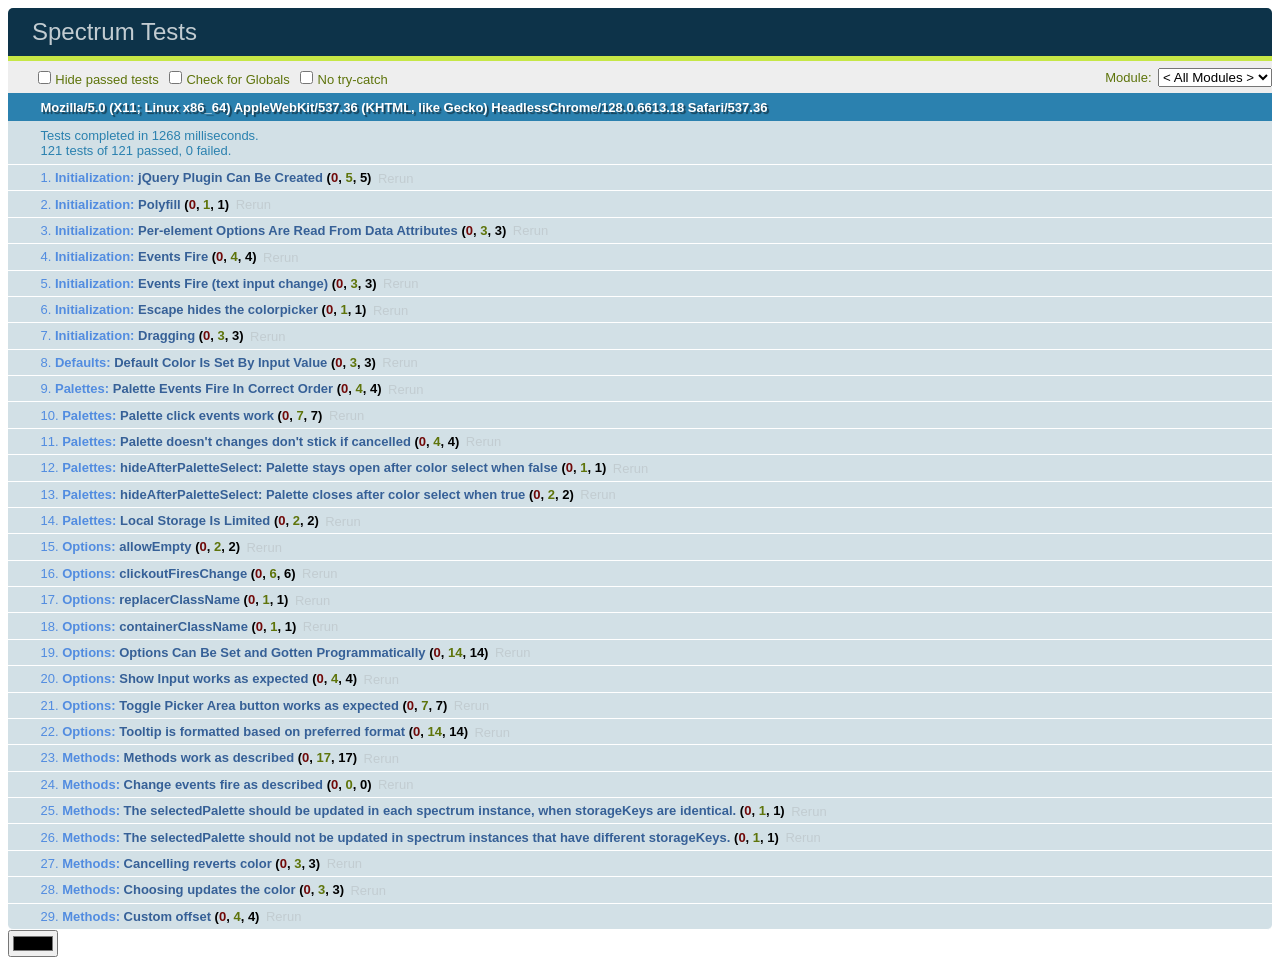
<file: tool/spectrum-2.0.5/test/index.html>
<!DOCTYPE html>
<html>
<head>
  <meta charset="utf-8">
  <title>Spectrum Tests</title>
  <link rel="stylesheet" href="qunit.css">
  <link rel="stylesheet" href="../src/spectrum.css">
</head>
<body>
  <div id="qunit"></div>
  <script src="../docs/jquery-1.9.1.js"></script>
  <script src="../src/spectrum.js"></script>
  <script src="qunit.js"></script>
  <script src="tests.js"></script>

  <input type="color" id="type-color-on-page" value="red" />
</body>
</html>
</file>
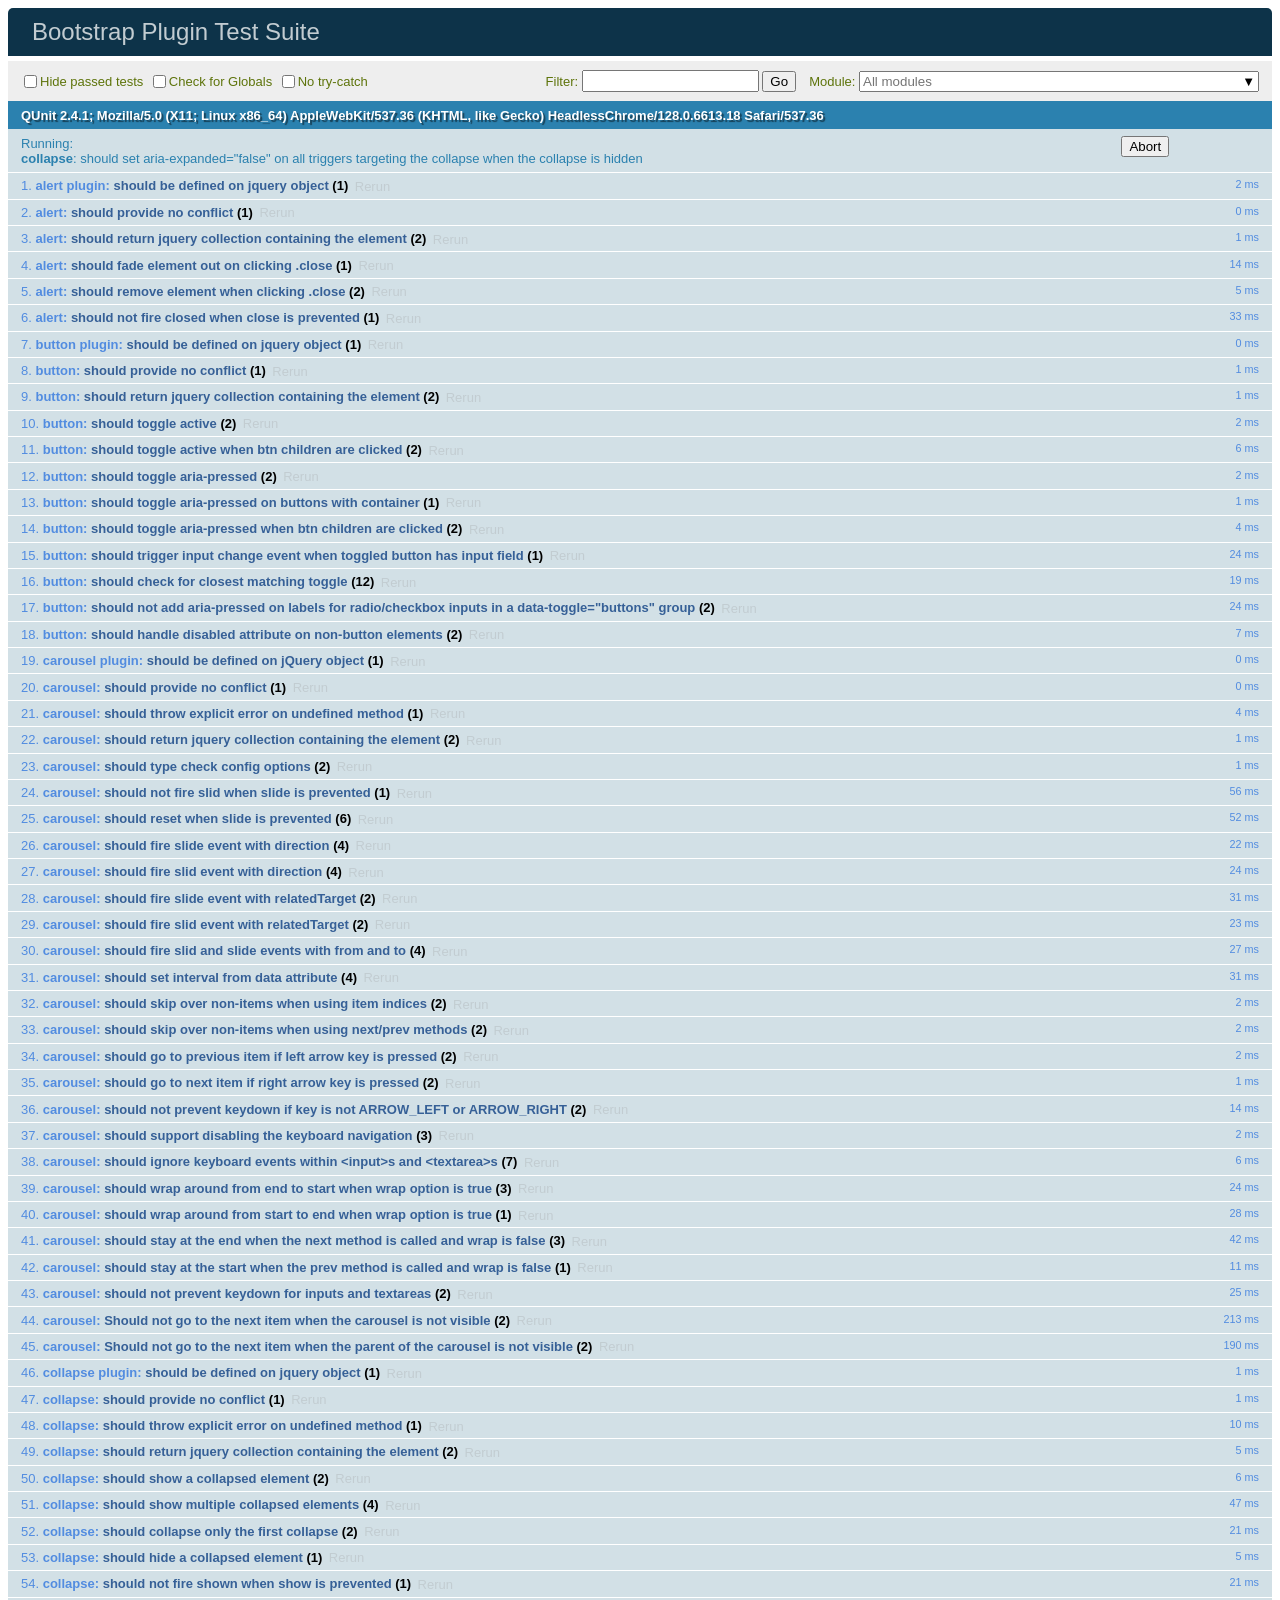
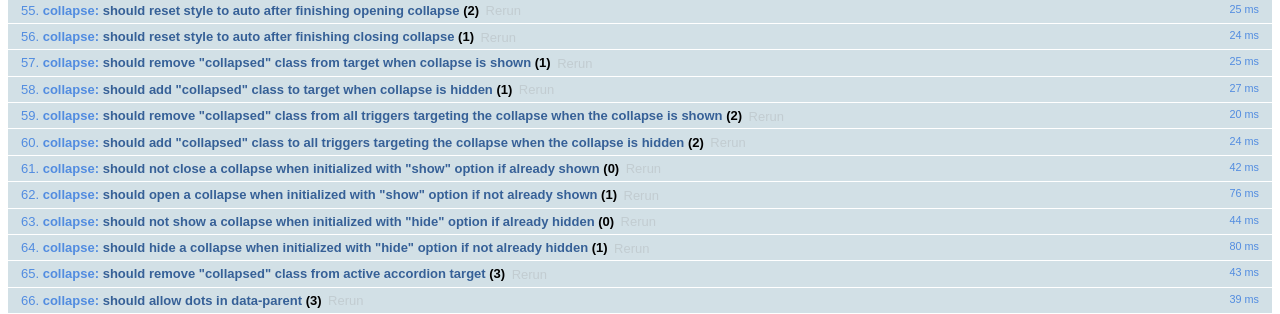
<file: tool/bootstrap-4.0.0/js/tests/index.html>
<!doctype html>
<html lang="en">
  <head>
    <meta charset="utf-8">
    <meta name="viewport" content="width=device-width, initial-scale=1, shrink-to-fit=no">
    <title>Bootstrap Plugin Test Suite</title>

    <!-- jQuery -->
    <script>
      (function () {
        var path = '../../assets/js/vendor/jquery-slim.min.js'
        // get jquery param from the query string.
        var jQueryVersion = location.search.match(/[?&]jquery=(.*?)(?=&|$)/)

        // If a version was specified, use that version from our vendor folder
        if (jQueryVersion) {
          path = 'vendor/jquery-' + jQueryVersion[1] + '.min.js'
        }
        document.write('<script src="' + path + '"><\/script>')
      }())
    </script>
    <script src="../../assets/js/vendor/popper.min.js"></script>

    <!-- QUnit -->
    <link rel="stylesheet" href="vendor/qunit.css" media="screen">
    <script src="vendor/qunit.js"></script>

    <script>
      // Disable jQuery event aliases to ensure we don't accidentally use any of them
      [
        'blur',
        'focus',
        'focusin',
        'focusout',
        'resize',
        'scroll',
        'click',
        'dblclick',
        'mousedown',
        'mouseup',
        'mousemove',
        'mouseover',
        'mouseout',
        'mouseenter',
        'mouseleave',
        'change',
        'select',
        'submit',
        'keydown',
        'keypress',
        'keyup',
        'contextmenu'
      ].forEach(function(eventAlias) {
        $.fn[eventAlias] = function() {
          throw new Error('Using the ".' + eventAlias + '()" method is not allowed, so that Bootstrap can be compatible with custom jQuery builds which exclude the "event aliases" module that defines said method. See https://github.com/twbs/bootstrap/blob/master/CONTRIBUTING.md#js')
        }
      })

      // Require assert.expect in each test
      QUnit.config.requireExpects = true

      // See https://github.com/axemclion/grunt-saucelabs#test-result-details-with-qunit
      var log = []
      var testName

      QUnit.done(function(testResults) {
        var tests = []
        for (var i = 0; i < log.length; i++) {
          var details = log[i]
          tests.push({
            name: details.name,
            result: details.result,
            expected: details.expected,
            actual: details.actual,
            source: details.source
          })
        }
        testResults.tests = tests

        window.global_test_results = testResults
      })

      QUnit.testStart(function(testDetails) {
        QUnit.log(function(details) {
          if (!details.result) {
            details.name = testDetails.name
            log.push(details)
          }
        })
      })

      // Display fixture on-screen on iOS to avoid false positives
      // See https://github.com/twbs/bootstrap/pull/15955
      if (/iPhone|iPad|iPod/.test(navigator.userAgent)) {
        QUnit.begin(function() {
          $('#qunit-fixture').css({ top: 0, left: 0 })
        })

        QUnit.done(function() {
          $('#qunit-fixture').css({ top: '', left: '' })
        })
      }
    </script>

    <!-- Transpiled Plugins -->
    <script src="../dist/util.js"></script>
    <script src="../dist/alert.js"></script>
    <script src="../dist/button.js"></script>
    <script src="../dist/carousel.js"></script>
    <script src="../dist/collapse.js"></script>
    <script src="../dist/dropdown.js"></script>
    <script src="../dist/modal.js"></script>
    <script src="../dist/scrollspy.js"></script>
    <script src="../dist/tab.js"></script>
    <script src="../dist/tooltip.js"></script>
    <script src="../dist/popover.js"></script>

    <!-- Unit Tests -->
    <script src="unit/alert.js"></script>
    <script src="unit/button.js"></script>
    <script src="unit/carousel.js"></script>
    <script src="unit/collapse.js"></script>
    <script src="unit/dropdown.js"></script>
    <script src="unit/modal.js"></script>
    <script src="unit/scrollspy.js"></script>
    <script src="unit/tab.js"></script>
    <script src="unit/tooltip.js"></script>
    <script src="unit/popover.js"></script>
    <script src="unit/util.js"></script>
  </head>
  <body>
    <div id="qunit-container">
      <div id="qunit"></div>
      <div id="qunit-fixture"></div>
    </div>
  </body>
</html>
</file>
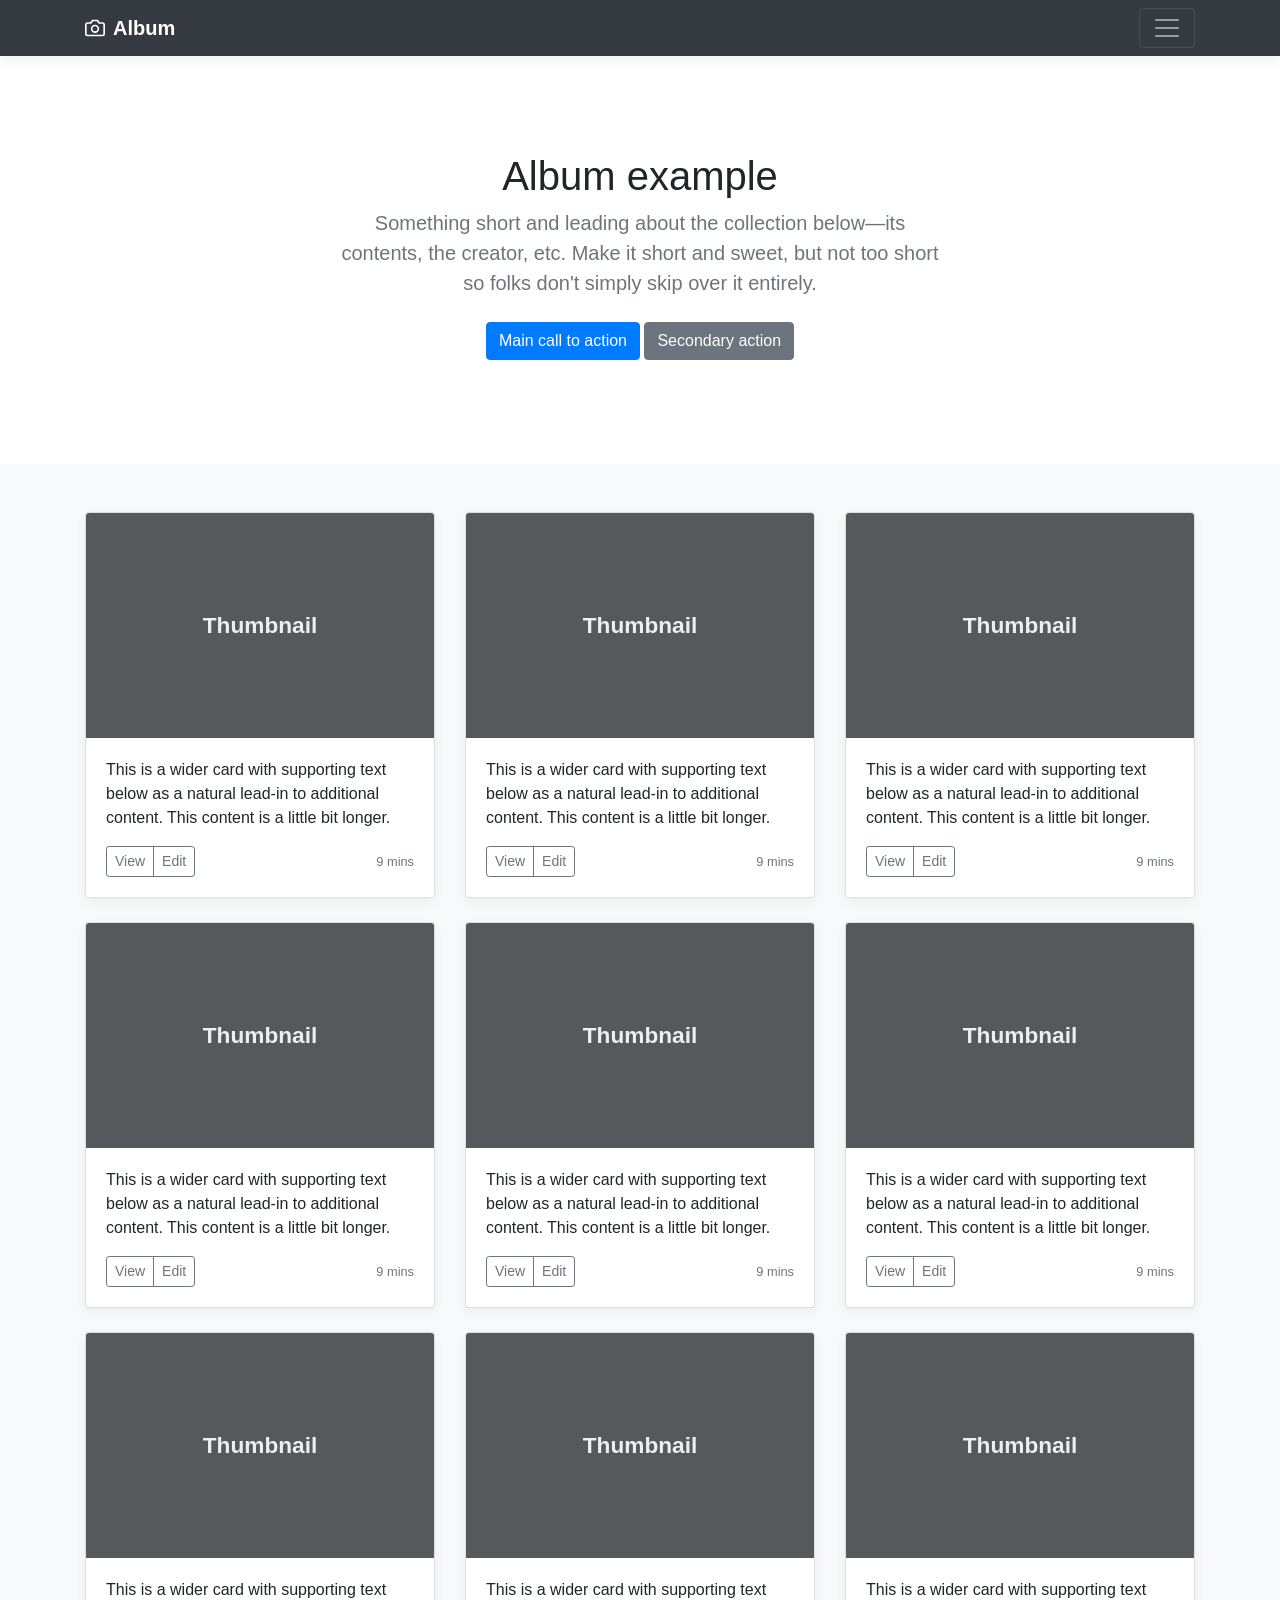
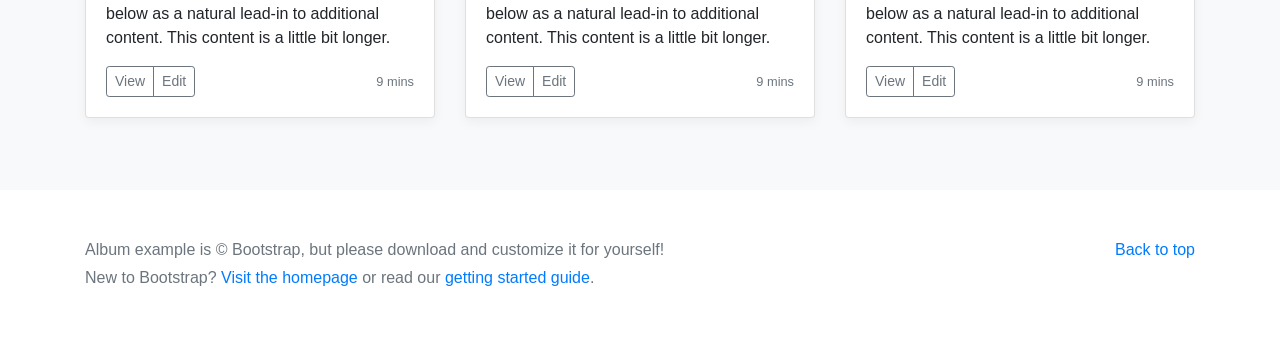
<file: tool/bootstrap-4.0.0/docs/4.0/examples/album/index.html>
<!doctype html>
<html lang="en">
  <head>
    <meta charset="utf-8">
    <meta name="viewport" content="width=device-width, initial-scale=1, shrink-to-fit=no">
    <meta name="description" content="">
    <meta name="author" content="">
    <link rel="icon" href="../../../../favicon.ico">

    <title>Album example for Bootstrap</title>

    <!-- Bootstrap core CSS -->
    <link href="../../../../dist/css/bootstrap.min.css" rel="stylesheet">

    <!-- Custom styles for this template -->
    <link href="album.css" rel="stylesheet">
  </head>

  <body>

    <header>
      <div class="collapse bg-dark" id="navbarHeader">
        <div class="container">
          <div class="row">
            <div class="col-sm-8 col-md-7 py-4">
              <h4 class="text-white">About</h4>
              <p class="text-muted">Add some information about the album below, the author, or any other background context. Make it a few sentences long so folks can pick up some informative tidbits. Then, link them off to some social networking sites or contact information.</p>
            </div>
            <div class="col-sm-4 offset-md-1 py-4">
              <h4 class="text-white">Contact</h4>
              <ul class="list-unstyled">
                <li><a href="#" class="text-white">Follow on Twitter</a></li>
                <li><a href="#" class="text-white">Like on Facebook</a></li>
                <li><a href="#" class="text-white">Email me</a></li>
              </ul>
            </div>
          </div>
        </div>
      </div>
      <div class="navbar navbar-dark bg-dark box-shadow">
        <div class="container d-flex justify-content-between">
          <a href="#" class="navbar-brand d-flex align-items-center">
            <svg xmlns="http://www.w3.org/2000/svg" width="20" height="20" viewBox="0 0 24 24" fill="none" stroke="currentColor" stroke-width="2" stroke-linecap="round" stroke-linejoin="round" class="mr-2"><path d="M23 19a2 2 0 0 1-2 2H3a2 2 0 0 1-2-2V8a2 2 0 0 1 2-2h4l2-3h6l2 3h4a2 2 0 0 1 2 2z"></path><circle cx="12" cy="13" r="4"></circle></svg>
            <strong>Album</strong>
          </a>
          <button class="navbar-toggler" type="button" data-toggle="collapse" data-target="#navbarHeader" aria-controls="navbarHeader" aria-expanded="false" aria-label="Toggle navigation">
            <span class="navbar-toggler-icon"></span>
          </button>
        </div>
      </div>
    </header>

    <main role="main">

      <section class="jumbotron text-center">
        <div class="container">
          <h1 class="jumbotron-heading">Album example</h1>
          <p class="lead text-muted">Something short and leading about the collection below—its contents, the creator, etc. Make it short and sweet, but not too short so folks don't simply skip over it entirely.</p>
          <p>
            <a href="#" class="btn btn-primary my-2">Main call to action</a>
            <a href="#" class="btn btn-secondary my-2">Secondary action</a>
          </p>
        </div>
      </section>

      <div class="album py-5 bg-light">
        <div class="container">

          <div class="row">
            <div class="col-md-4">
              <div class="card mb-4 box-shadow">
                <img class="card-img-top" data-src="holder.js/100px225?theme=thumb&bg=55595c&fg=eceeef&text=Thumbnail" alt="Card image cap">
                <div class="card-body">
                  <p class="card-text">This is a wider card with supporting text below as a natural lead-in to additional content. This content is a little bit longer.</p>
                  <div class="d-flex justify-content-between align-items-center">
                    <div class="btn-group">
                      <button type="button" class="btn btn-sm btn-outline-secondary">View</button>
                      <button type="button" class="btn btn-sm btn-outline-secondary">Edit</button>
                    </div>
                    <small class="text-muted">9 mins</small>
                  </div>
                </div>
              </div>
            </div>
            <div class="col-md-4">
              <div class="card mb-4 box-shadow">
                <img class="card-img-top" data-src="holder.js/100px225?theme=thumb&bg=55595c&fg=eceeef&text=Thumbnail" alt="Card image cap">
                <div class="card-body">
                  <p class="card-text">This is a wider card with supporting text below as a natural lead-in to additional content. This content is a little bit longer.</p>
                  <div class="d-flex justify-content-between align-items-center">
                    <div class="btn-group">
                      <button type="button" class="btn btn-sm btn-outline-secondary">View</button>
                      <button type="button" class="btn btn-sm btn-outline-secondary">Edit</button>
                    </div>
                    <small class="text-muted">9 mins</small>
                  </div>
                </div>
              </div>
            </div>
            <div class="col-md-4">
              <div class="card mb-4 box-shadow">
                <img class="card-img-top" data-src="holder.js/100px225?theme=thumb&bg=55595c&fg=eceeef&text=Thumbnail" alt="Card image cap">
                <div class="card-body">
                  <p class="card-text">This is a wider card with supporting text below as a natural lead-in to additional content. This content is a little bit longer.</p>
                  <div class="d-flex justify-content-between align-items-center">
                    <div class="btn-group">
                      <button type="button" class="btn btn-sm btn-outline-secondary">View</button>
                      <button type="button" class="btn btn-sm btn-outline-secondary">Edit</button>
                    </div>
                    <small class="text-muted">9 mins</small>
                  </div>
                </div>
              </div>
            </div>

            <div class="col-md-4">
              <div class="card mb-4 box-shadow">
                <img class="card-img-top" data-src="holder.js/100px225?theme=thumb&bg=55595c&fg=eceeef&text=Thumbnail" alt="Card image cap">
                <div class="card-body">
                  <p class="card-text">This is a wider card with supporting text below as a natural lead-in to additional content. This content is a little bit longer.</p>
                  <div class="d-flex justify-content-between align-items-center">
                    <div class="btn-group">
                      <button type="button" class="btn btn-sm btn-outline-secondary">View</button>
                      <button type="button" class="btn btn-sm btn-outline-secondary">Edit</button>
                    </div>
                    <small class="text-muted">9 mins</small>
                  </div>
                </div>
              </div>
            </div>
            <div class="col-md-4">
              <div class="card mb-4 box-shadow">
                <img class="card-img-top" data-src="holder.js/100px225?theme=thumb&bg=55595c&fg=eceeef&text=Thumbnail" alt="Card image cap">
                <div class="card-body">
                  <p class="card-text">This is a wider card with supporting text below as a natural lead-in to additional content. This content is a little bit longer.</p>
                  <div class="d-flex justify-content-between align-items-center">
                    <div class="btn-group">
                      <button type="button" class="btn btn-sm btn-outline-secondary">View</button>
                      <button type="button" class="btn btn-sm btn-outline-secondary">Edit</button>
                    </div>
                    <small class="text-muted">9 mins</small>
                  </div>
                </div>
              </div>
            </div>
            <div class="col-md-4">
              <div class="card mb-4 box-shadow">
                <img class="card-img-top" data-src="holder.js/100px225?theme=thumb&bg=55595c&fg=eceeef&text=Thumbnail" alt="Card image cap">
                <div class="card-body">
                  <p class="card-text">This is a wider card with supporting text below as a natural lead-in to additional content. This content is a little bit longer.</p>
                  <div class="d-flex justify-content-between align-items-center">
                    <div class="btn-group">
                      <button type="button" class="btn btn-sm btn-outline-secondary">View</button>
                      <button type="button" class="btn btn-sm btn-outline-secondary">Edit</button>
                    </div>
                    <small class="text-muted">9 mins</small>
                  </div>
                </div>
              </div>
            </div>

            <div class="col-md-4">
              <div class="card mb-4 box-shadow">
                <img class="card-img-top" data-src="holder.js/100px225?theme=thumb&bg=55595c&fg=eceeef&text=Thumbnail" alt="Card image cap">
                <div class="card-body">
                  <p class="card-text">This is a wider card with supporting text below as a natural lead-in to additional content. This content is a little bit longer.</p>
                  <div class="d-flex justify-content-between align-items-center">
                    <div class="btn-group">
                      <button type="button" class="btn btn-sm btn-outline-secondary">View</button>
                      <button type="button" class="btn btn-sm btn-outline-secondary">Edit</button>
                    </div>
                    <small class="text-muted">9 mins</small>
                  </div>
                </div>
              </div>
            </div>
            <div class="col-md-4">
              <div class="card mb-4 box-shadow">
                <img class="card-img-top" data-src="holder.js/100px225?theme=thumb&bg=55595c&fg=eceeef&text=Thumbnail" alt="Card image cap">
                <div class="card-body">
                  <p class="card-text">This is a wider card with supporting text below as a natural lead-in to additional content. This content is a little bit longer.</p>
                  <div class="d-flex justify-content-between align-items-center">
                    <div class="btn-group">
                      <button type="button" class="btn btn-sm btn-outline-secondary">View</button>
                      <button type="button" class="btn btn-sm btn-outline-secondary">Edit</button>
                    </div>
                    <small class="text-muted">9 mins</small>
                  </div>
                </div>
              </div>
            </div>
            <div class="col-md-4">
              <div class="card mb-4 box-shadow">
                <img class="card-img-top" data-src="holder.js/100px225?theme=thumb&bg=55595c&fg=eceeef&text=Thumbnail" alt="Card image cap">
                <div class="card-body">
                  <p class="card-text">This is a wider card with supporting text below as a natural lead-in to additional content. This content is a little bit longer.</p>
                  <div class="d-flex justify-content-between align-items-center">
                    <div class="btn-group">
                      <button type="button" class="btn btn-sm btn-outline-secondary">View</button>
                      <button type="button" class="btn btn-sm btn-outline-secondary">Edit</button>
                    </div>
                    <small class="text-muted">9 mins</small>
                  </div>
                </div>
              </div>
            </div>
          </div>
        </div>
      </div>

    </main>

    <footer class="text-muted">
      <div class="container">
        <p class="float-right">
          <a href="#">Back to top</a>
        </p>
        <p>Album example is &copy; Bootstrap, but please download and customize it for yourself!</p>
        <p>New to Bootstrap? <a href="../../">Visit the homepage</a> or read our <a href="../../getting-started/">getting started guide</a>.</p>
      </div>
    </footer>

    <!-- Bootstrap core JavaScript
    ================================================== -->
    <!-- Placed at the end of the document so the pages load faster -->
    <script src="https://code.jquery.com/jquery-3.2.1.slim.min.js" integrity="sha384-KJ3o2DKtIkvYIK3UENzmM7KCkRr/rE9/Qpg6aAZGJwFDMVNA/GpGFF93hXpG5KkN" crossorigin="anonymous"></script>
    <script>window.jQuery || document.write('<script src="../../../../assets/js/vendor/jquery-slim.min.js"><\/script>')</script>
    <script src="../../../../assets/js/vendor/popper.min.js"></script>
    <script src="../../../../dist/js/bootstrap.min.js"></script>
    <script src="../../../../assets/js/vendor/holder.min.js"></script>
  </body>
</html>
</file>
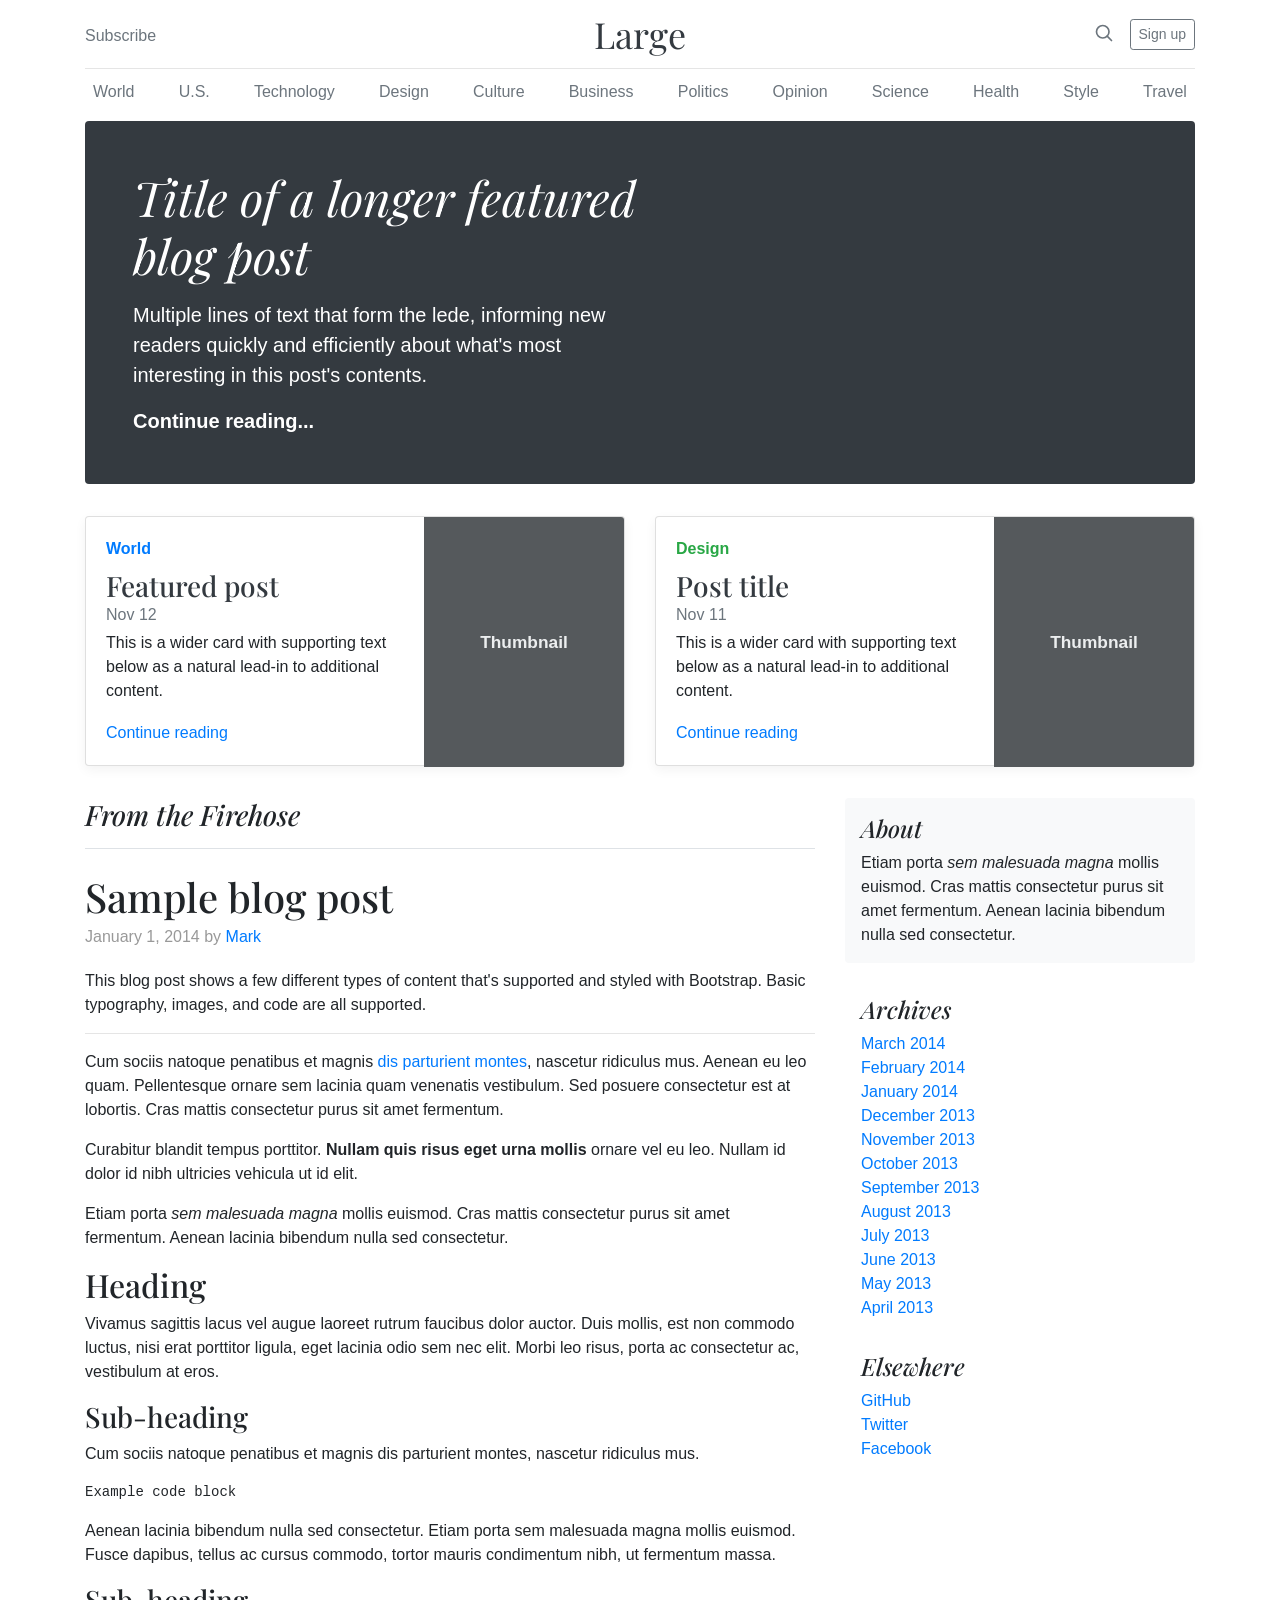
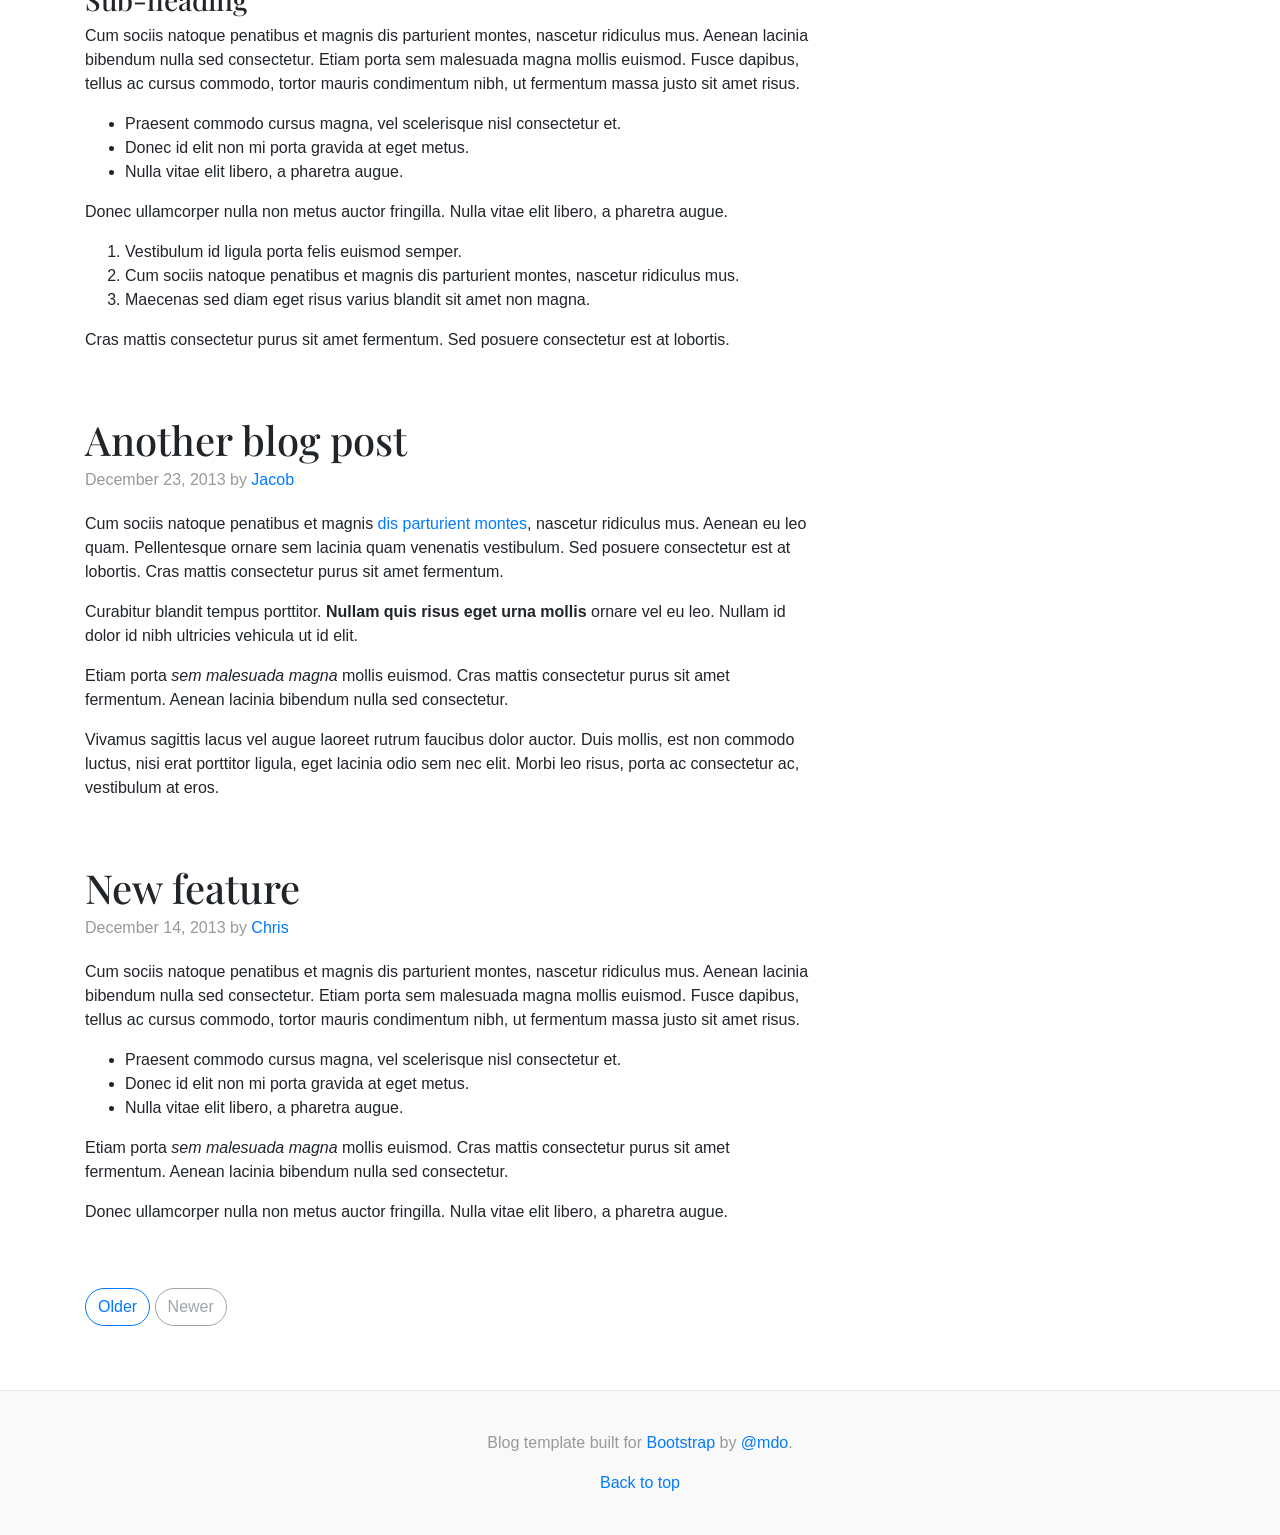
<file: tool/bootstrap-4.0.0/docs/4.0/examples/blog/index.html>
<!doctype html>
<html lang="en">
  <head>
    <meta charset="utf-8">
    <meta name="viewport" content="width=device-width, initial-scale=1, shrink-to-fit=no">
    <meta name="description" content="">
    <meta name="author" content="">
    <link rel="icon" href="../../../../favicon.ico">

    <title>Blog Template for Bootstrap</title>

    <!-- Bootstrap core CSS -->
    <link href="../../../../dist/css/bootstrap.min.css" rel="stylesheet">

    <!-- Custom styles for this template -->
    <link href="https://fonts.googleapis.com/css?family=Playfair+Display:700,900" rel="stylesheet">
    <link href="blog.css" rel="stylesheet">
  </head>

  <body>

    <div class="container">
      <header class="blog-header py-3">
        <div class="row flex-nowrap justify-content-between align-items-center">
          <div class="col-4 pt-1">
            <a class="text-muted" href="#">Subscribe</a>
          </div>
          <div class="col-4 text-center">
            <a class="blog-header-logo text-dark" href="#">Large</a>
          </div>
          <div class="col-4 d-flex justify-content-end align-items-center">
            <a class="text-muted" href="#">
              <svg xmlns="http://www.w3.org/2000/svg" width="20" height="20" viewBox="0 0 24 24" fill="none" stroke="currentColor" stroke-width="2" stroke-linecap="round" stroke-linejoin="round" class="mx-3"><circle cx="10.5" cy="10.5" r="7.5"></circle><line x1="21" y1="21" x2="15.8" y2="15.8"></line></svg>
            </a>
            <a class="btn btn-sm btn-outline-secondary" href="#">Sign up</a>
          </div>
        </div>
      </header>

      <div class="nav-scroller py-1 mb-2">
        <nav class="nav d-flex justify-content-between">
          <a class="p-2 text-muted" href="#">World</a>
          <a class="p-2 text-muted" href="#">U.S.</a>
          <a class="p-2 text-muted" href="#">Technology</a>
          <a class="p-2 text-muted" href="#">Design</a>
          <a class="p-2 text-muted" href="#">Culture</a>
          <a class="p-2 text-muted" href="#">Business</a>
          <a class="p-2 text-muted" href="#">Politics</a>
          <a class="p-2 text-muted" href="#">Opinion</a>
          <a class="p-2 text-muted" href="#">Science</a>
          <a class="p-2 text-muted" href="#">Health</a>
          <a class="p-2 text-muted" href="#">Style</a>
          <a class="p-2 text-muted" href="#">Travel</a>
        </nav>
      </div>

      <div class="jumbotron p-3 p-md-5 text-white rounded bg-dark">
        <div class="col-md-6 px-0">
          <h1 class="display-4 font-italic">Title of a longer featured blog post</h1>
          <p class="lead my-3">Multiple lines of text that form the lede, informing new readers quickly and efficiently about what's most interesting in this post's contents.</p>
          <p class="lead mb-0"><a href="#" class="text-white font-weight-bold">Continue reading...</a></p>
        </div>
      </div>

      <div class="row mb-2">
        <div class="col-md-6">
          <div class="card flex-md-row mb-4 box-shadow h-md-250">
            <div class="card-body d-flex flex-column align-items-start">
              <strong class="d-inline-block mb-2 text-primary">World</strong>
              <h3 class="mb-0">
                <a class="text-dark" href="#">Featured post</a>
              </h3>
              <div class="mb-1 text-muted">Nov 12</div>
              <p class="card-text mb-auto">This is a wider card with supporting text below as a natural lead-in to additional content.</p>
              <a href="#">Continue reading</a>
            </div>
            <img class="card-img-right flex-auto d-none d-md-block" data-src="holder.js/200x250?theme=thumb" alt="Card image cap">
          </div>
        </div>
        <div class="col-md-6">
          <div class="card flex-md-row mb-4 box-shadow h-md-250">
            <div class="card-body d-flex flex-column align-items-start">
              <strong class="d-inline-block mb-2 text-success">Design</strong>
              <h3 class="mb-0">
                <a class="text-dark" href="#">Post title</a>
              </h3>
              <div class="mb-1 text-muted">Nov 11</div>
              <p class="card-text mb-auto">This is a wider card with supporting text below as a natural lead-in to additional content.</p>
              <a href="#">Continue reading</a>
            </div>
            <img class="card-img-right flex-auto d-none d-md-block" data-src="holder.js/200x250?theme=thumb" alt="Card image cap">
          </div>
        </div>
      </div>
    </div>

    <main role="main" class="container">
      <div class="row">
        <div class="col-md-8 blog-main">
          <h3 class="pb-3 mb-4 font-italic border-bottom">
            From the Firehose
          </h3>

          <div class="blog-post">
            <h2 class="blog-post-title">Sample blog post</h2>
            <p class="blog-post-meta">January 1, 2014 by <a href="#">Mark</a></p>

            <p>This blog post shows a few different types of content that's supported and styled with Bootstrap. Basic typography, images, and code are all supported.</p>
            <hr>
            <p>Cum sociis natoque penatibus et magnis <a href="#">dis parturient montes</a>, nascetur ridiculus mus. Aenean eu leo quam. Pellentesque ornare sem lacinia quam venenatis vestibulum. Sed posuere consectetur est at lobortis. Cras mattis consectetur purus sit amet fermentum.</p>
            <blockquote>
              <p>Curabitur blandit tempus porttitor. <strong>Nullam quis risus eget urna mollis</strong> ornare vel eu leo. Nullam id dolor id nibh ultricies vehicula ut id elit.</p>
            </blockquote>
            <p>Etiam porta <em>sem malesuada magna</em> mollis euismod. Cras mattis consectetur purus sit amet fermentum. Aenean lacinia bibendum nulla sed consectetur.</p>
            <h2>Heading</h2>
            <p>Vivamus sagittis lacus vel augue laoreet rutrum faucibus dolor auctor. Duis mollis, est non commodo luctus, nisi erat porttitor ligula, eget lacinia odio sem nec elit. Morbi leo risus, porta ac consectetur ac, vestibulum at eros.</p>
            <h3>Sub-heading</h3>
            <p>Cum sociis natoque penatibus et magnis dis parturient montes, nascetur ridiculus mus.</p>
            <pre><code>Example code block</code></pre>
            <p>Aenean lacinia bibendum nulla sed consectetur. Etiam porta sem malesuada magna mollis euismod. Fusce dapibus, tellus ac cursus commodo, tortor mauris condimentum nibh, ut fermentum massa.</p>
            <h3>Sub-heading</h3>
            <p>Cum sociis natoque penatibus et magnis dis parturient montes, nascetur ridiculus mus. Aenean lacinia bibendum nulla sed consectetur. Etiam porta sem malesuada magna mollis euismod. Fusce dapibus, tellus ac cursus commodo, tortor mauris condimentum nibh, ut fermentum massa justo sit amet risus.</p>
            <ul>
              <li>Praesent commodo cursus magna, vel scelerisque nisl consectetur et.</li>
              <li>Donec id elit non mi porta gravida at eget metus.</li>
              <li>Nulla vitae elit libero, a pharetra augue.</li>
            </ul>
            <p>Donec ullamcorper nulla non metus auctor fringilla. Nulla vitae elit libero, a pharetra augue.</p>
            <ol>
              <li>Vestibulum id ligula porta felis euismod semper.</li>
              <li>Cum sociis natoque penatibus et magnis dis parturient montes, nascetur ridiculus mus.</li>
              <li>Maecenas sed diam eget risus varius blandit sit amet non magna.</li>
            </ol>
            <p>Cras mattis consectetur purus sit amet fermentum. Sed posuere consectetur est at lobortis.</p>
          </div><!-- /.blog-post -->

          <div class="blog-post">
            <h2 class="blog-post-title">Another blog post</h2>
            <p class="blog-post-meta">December 23, 2013 by <a href="#">Jacob</a></p>

            <p>Cum sociis natoque penatibus et magnis <a href="#">dis parturient montes</a>, nascetur ridiculus mus. Aenean eu leo quam. Pellentesque ornare sem lacinia quam venenatis vestibulum. Sed posuere consectetur est at lobortis. Cras mattis consectetur purus sit amet fermentum.</p>
            <blockquote>
              <p>Curabitur blandit tempus porttitor. <strong>Nullam quis risus eget urna mollis</strong> ornare vel eu leo. Nullam id dolor id nibh ultricies vehicula ut id elit.</p>
            </blockquote>
            <p>Etiam porta <em>sem malesuada magna</em> mollis euismod. Cras mattis consectetur purus sit amet fermentum. Aenean lacinia bibendum nulla sed consectetur.</p>
            <p>Vivamus sagittis lacus vel augue laoreet rutrum faucibus dolor auctor. Duis mollis, est non commodo luctus, nisi erat porttitor ligula, eget lacinia odio sem nec elit. Morbi leo risus, porta ac consectetur ac, vestibulum at eros.</p>
          </div><!-- /.blog-post -->

          <div class="blog-post">
            <h2 class="blog-post-title">New feature</h2>
            <p class="blog-post-meta">December 14, 2013 by <a href="#">Chris</a></p>

            <p>Cum sociis natoque penatibus et magnis dis parturient montes, nascetur ridiculus mus. Aenean lacinia bibendum nulla sed consectetur. Etiam porta sem malesuada magna mollis euismod. Fusce dapibus, tellus ac cursus commodo, tortor mauris condimentum nibh, ut fermentum massa justo sit amet risus.</p>
            <ul>
              <li>Praesent commodo cursus magna, vel scelerisque nisl consectetur et.</li>
              <li>Donec id elit non mi porta gravida at eget metus.</li>
              <li>Nulla vitae elit libero, a pharetra augue.</li>
            </ul>
            <p>Etiam porta <em>sem malesuada magna</em> mollis euismod. Cras mattis consectetur purus sit amet fermentum. Aenean lacinia bibendum nulla sed consectetur.</p>
            <p>Donec ullamcorper nulla non metus auctor fringilla. Nulla vitae elit libero, a pharetra augue.</p>
          </div><!-- /.blog-post -->

          <nav class="blog-pagination">
            <a class="btn btn-outline-primary" href="#">Older</a>
            <a class="btn btn-outline-secondary disabled" href="#">Newer</a>
          </nav>

        </div><!-- /.blog-main -->

        <aside class="col-md-4 blog-sidebar">
          <div class="p-3 mb-3 bg-light rounded">
            <h4 class="font-italic">About</h4>
            <p class="mb-0">Etiam porta <em>sem malesuada magna</em> mollis euismod. Cras mattis consectetur purus sit amet fermentum. Aenean lacinia bibendum nulla sed consectetur.</p>
          </div>

          <div class="p-3">
            <h4 class="font-italic">Archives</h4>
            <ol class="list-unstyled mb-0">
              <li><a href="#">March 2014</a></li>
              <li><a href="#">February 2014</a></li>
              <li><a href="#">January 2014</a></li>
              <li><a href="#">December 2013</a></li>
              <li><a href="#">November 2013</a></li>
              <li><a href="#">October 2013</a></li>
              <li><a href="#">September 2013</a></li>
              <li><a href="#">August 2013</a></li>
              <li><a href="#">July 2013</a></li>
              <li><a href="#">June 2013</a></li>
              <li><a href="#">May 2013</a></li>
              <li><a href="#">April 2013</a></li>
            </ol>
          </div>

          <div class="p-3">
            <h4 class="font-italic">Elsewhere</h4>
            <ol class="list-unstyled">
              <li><a href="#">GitHub</a></li>
              <li><a href="#">Twitter</a></li>
              <li><a href="#">Facebook</a></li>
            </ol>
          </div>
        </aside><!-- /.blog-sidebar -->

      </div><!-- /.row -->

    </main><!-- /.container -->

    <footer class="blog-footer">
      <p>Blog template built for <a href="https://getbootstrap.com/">Bootstrap</a> by <a href="https://twitter.com/mdo">@mdo</a>.</p>
      <p>
        <a href="#">Back to top</a>
      </p>
    </footer>

    <!-- Bootstrap core JavaScript
    ================================================== -->
    <!-- Placed at the end of the document so the pages load faster -->
    <script src="https://code.jquery.com/jquery-3.2.1.slim.min.js" integrity="sha384-KJ3o2DKtIkvYIK3UENzmM7KCkRr/rE9/Qpg6aAZGJwFDMVNA/GpGFF93hXpG5KkN" crossorigin="anonymous"></script>
    <script>window.jQuery || document.write('<script src="../../../../assets/js/vendor/jquery-slim.min.js"><\/script>')</script>
    <script src="../../../../assets/js/vendor/popper.min.js"></script>
    <script src="../../../../dist/js/bootstrap.min.js"></script>
    <script src="../../../../assets/js/vendor/holder.min.js"></script>
    <script>
      Holder.addTheme('thumb', {
        bg: '#55595c',
        fg: '#eceeef',
        text: 'Thumbnail'
      });
    </script>
  </body>
</html>
</file>
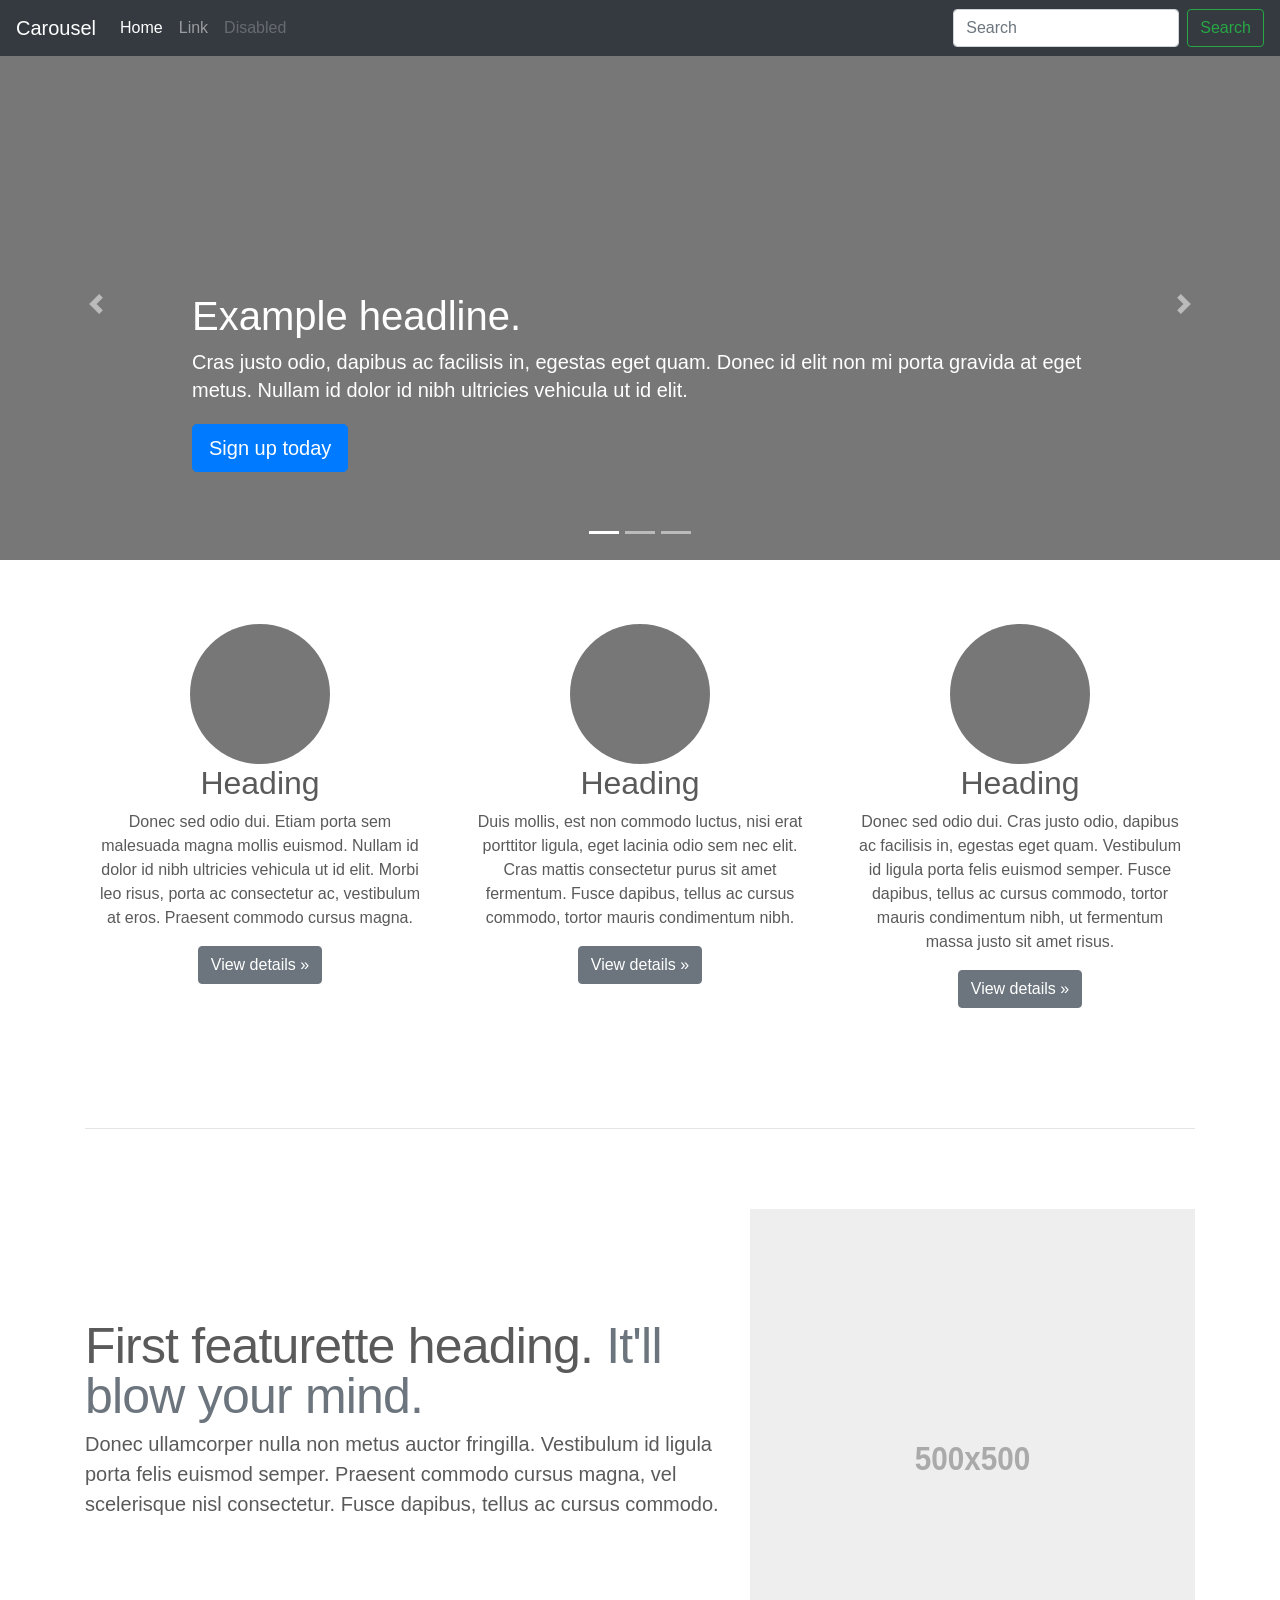
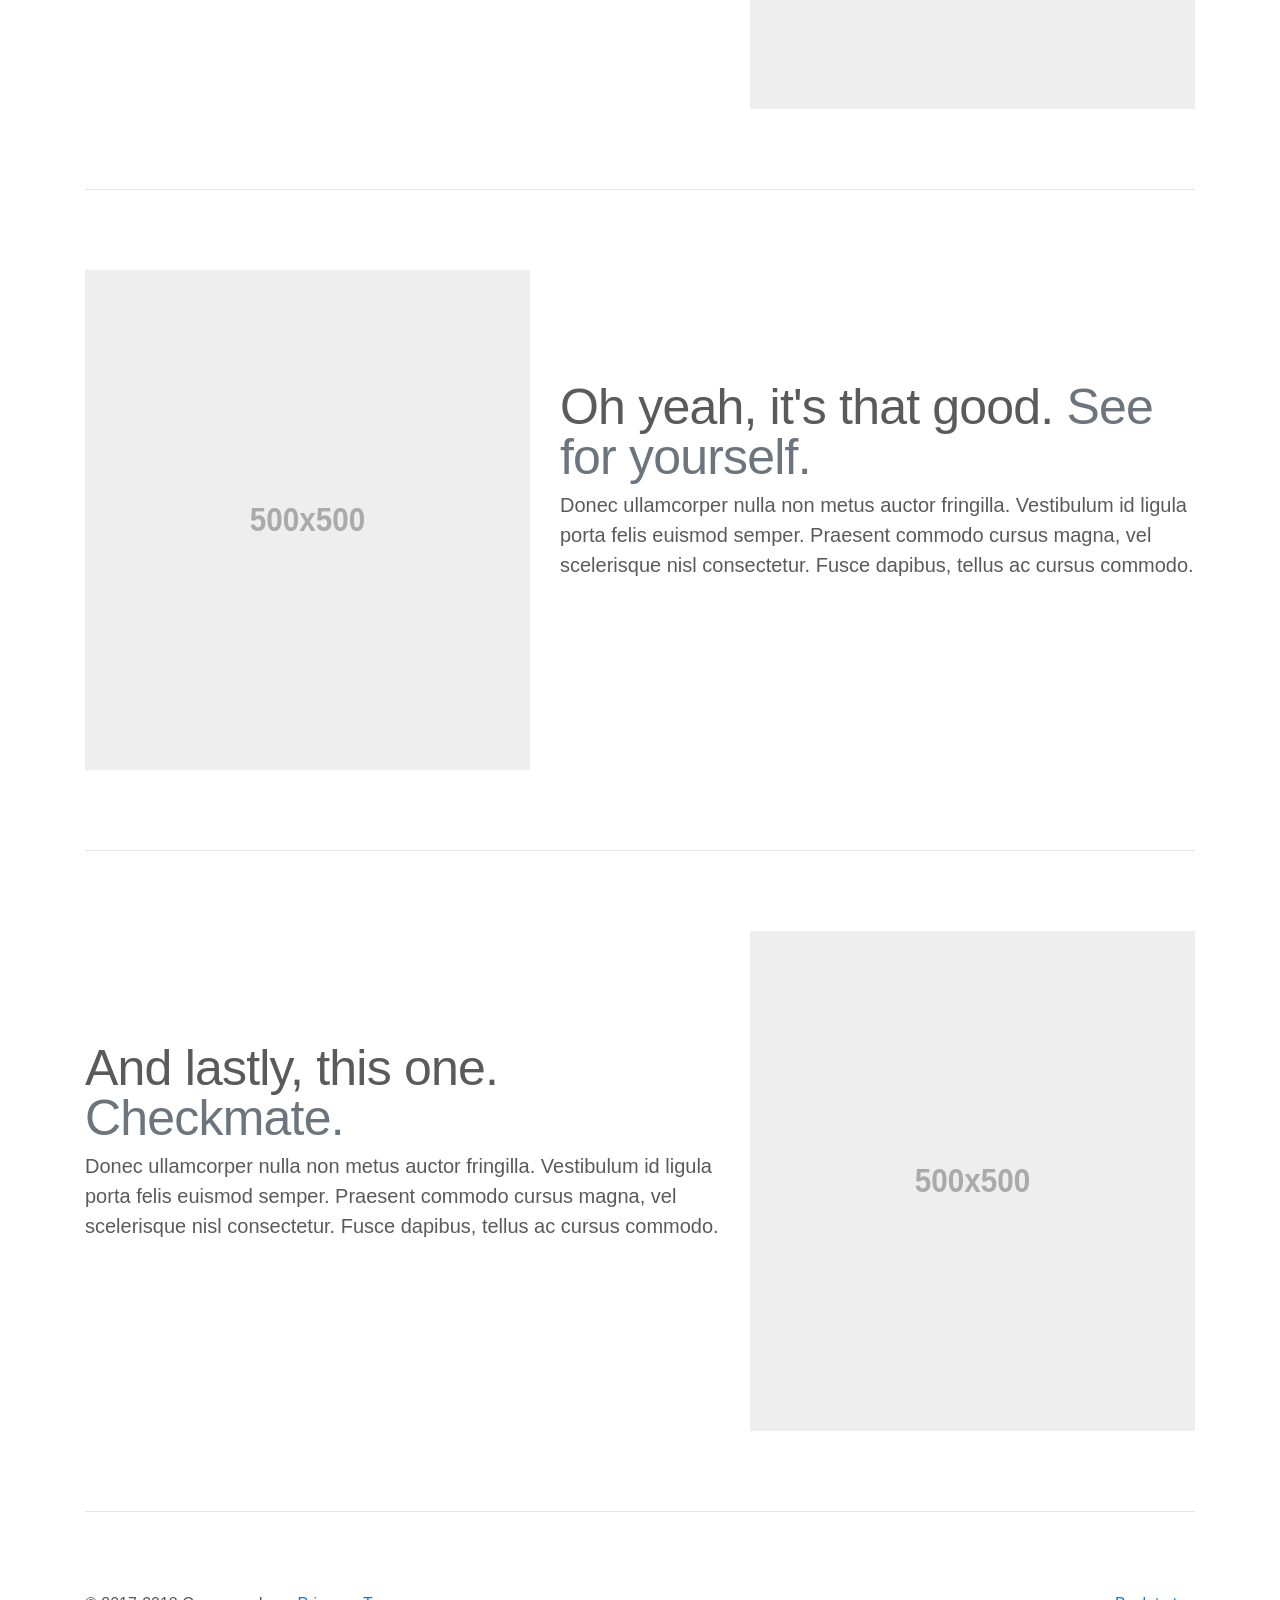
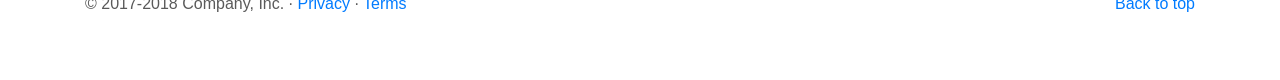
<file: tool/bootstrap-4.0.0/docs/4.0/examples/carousel/index.html>
<!doctype html>
<html lang="en">
  <head>
    <meta charset="utf-8">
    <meta name="viewport" content="width=device-width, initial-scale=1, shrink-to-fit=no">
    <meta name="description" content="">
    <meta name="author" content="">
    <link rel="icon" href="../../../../favicon.ico">

    <title>Carousel Template for Bootstrap</title>

    <!-- Bootstrap core CSS -->
    <link href="../../../../dist/css/bootstrap.min.css" rel="stylesheet">

    <!-- Custom styles for this template -->
    <link href="carousel.css" rel="stylesheet">
  </head>
  <body>

    <header>
      <nav class="navbar navbar-expand-md navbar-dark fixed-top bg-dark">
        <a class="navbar-brand" href="#">Carousel</a>
        <button class="navbar-toggler" type="button" data-toggle="collapse" data-target="#navbarCollapse" aria-controls="navbarCollapse" aria-expanded="false" aria-label="Toggle navigation">
          <span class="navbar-toggler-icon"></span>
        </button>
        <div class="collapse navbar-collapse" id="navbarCollapse">
          <ul class="navbar-nav mr-auto">
            <li class="nav-item active">
              <a class="nav-link" href="#">Home <span class="sr-only">(current)</span></a>
            </li>
            <li class="nav-item">
              <a class="nav-link" href="#">Link</a>
            </li>
            <li class="nav-item">
              <a class="nav-link disabled" href="#">Disabled</a>
            </li>
          </ul>
          <form class="form-inline mt-2 mt-md-0">
            <input class="form-control mr-sm-2" type="text" placeholder="Search" aria-label="Search">
            <button class="btn btn-outline-success my-2 my-sm-0" type="submit">Search</button>
          </form>
        </div>
      </nav>
    </header>

    <main role="main">

      <div id="myCarousel" class="carousel slide" data-ride="carousel">
        <ol class="carousel-indicators">
          <li data-target="#myCarousel" data-slide-to="0" class="active"></li>
          <li data-target="#myCarousel" data-slide-to="1"></li>
          <li data-target="#myCarousel" data-slide-to="2"></li>
        </ol>
        <div class="carousel-inner">
          <div class="carousel-item active">
            <img class="first-slide" src="[data-uri]" alt="First slide">
            <div class="container">
              <div class="carousel-caption text-left">
                <h1>Example headline.</h1>
                <p>Cras justo odio, dapibus ac facilisis in, egestas eget quam. Donec id elit non mi porta gravida at eget metus. Nullam id dolor id nibh ultricies vehicula ut id elit.</p>
                <p><a class="btn btn-lg btn-primary" href="#" role="button">Sign up today</a></p>
              </div>
            </div>
          </div>
          <div class="carousel-item">
            <img class="second-slide" src="[data-uri]" alt="Second slide">
            <div class="container">
              <div class="carousel-caption">
                <h1>Another example headline.</h1>
                <p>Cras justo odio, dapibus ac facilisis in, egestas eget quam. Donec id elit non mi porta gravida at eget metus. Nullam id dolor id nibh ultricies vehicula ut id elit.</p>
                <p><a class="btn btn-lg btn-primary" href="#" role="button">Learn more</a></p>
              </div>
            </div>
          </div>
          <div class="carousel-item">
            <img class="third-slide" src="[data-uri]" alt="Third slide">
            <div class="container">
              <div class="carousel-caption text-right">
                <h1>One more for good measure.</h1>
                <p>Cras justo odio, dapibus ac facilisis in, egestas eget quam. Donec id elit non mi porta gravida at eget metus. Nullam id dolor id nibh ultricies vehicula ut id elit.</p>
                <p><a class="btn btn-lg btn-primary" href="#" role="button">Browse gallery</a></p>
              </div>
            </div>
          </div>
        </div>
        <a class="carousel-control-prev" href="#myCarousel" role="button" data-slide="prev">
          <span class="carousel-control-prev-icon" aria-hidden="true"></span>
          <span class="sr-only">Previous</span>
        </a>
        <a class="carousel-control-next" href="#myCarousel" role="button" data-slide="next">
          <span class="carousel-control-next-icon" aria-hidden="true"></span>
          <span class="sr-only">Next</span>
        </a>
      </div>


      <!-- Marketing messaging and featurettes
      ================================================== -->
      <!-- Wrap the rest of the page in another container to center all the content. -->

      <div class="container marketing">

        <!-- Three columns of text below the carousel -->
        <div class="row">
          <div class="col-lg-4">
            <img class="rounded-circle" src="[data-uri]" alt="Generic placeholder image" width="140" height="140">
            <h2>Heading</h2>
            <p>Donec sed odio dui. Etiam porta sem malesuada magna mollis euismod. Nullam id dolor id nibh ultricies vehicula ut id elit. Morbi leo risus, porta ac consectetur ac, vestibulum at eros. Praesent commodo cursus magna.</p>
            <p><a class="btn btn-secondary" href="#" role="button">View details &raquo;</a></p>
          </div><!-- /.col-lg-4 -->
          <div class="col-lg-4">
            <img class="rounded-circle" src="[data-uri]" alt="Generic placeholder image" width="140" height="140">
            <h2>Heading</h2>
            <p>Duis mollis, est non commodo luctus, nisi erat porttitor ligula, eget lacinia odio sem nec elit. Cras mattis consectetur purus sit amet fermentum. Fusce dapibus, tellus ac cursus commodo, tortor mauris condimentum nibh.</p>
            <p><a class="btn btn-secondary" href="#" role="button">View details &raquo;</a></p>
          </div><!-- /.col-lg-4 -->
          <div class="col-lg-4">
            <img class="rounded-circle" src="[data-uri]" alt="Generic placeholder image" width="140" height="140">
            <h2>Heading</h2>
            <p>Donec sed odio dui. Cras justo odio, dapibus ac facilisis in, egestas eget quam. Vestibulum id ligula porta felis euismod semper. Fusce dapibus, tellus ac cursus commodo, tortor mauris condimentum nibh, ut fermentum massa justo sit amet risus.</p>
            <p><a class="btn btn-secondary" href="#" role="button">View details &raquo;</a></p>
          </div><!-- /.col-lg-4 -->
        </div><!-- /.row -->


        <!-- START THE FEATURETTES -->

        <hr class="featurette-divider">

        <div class="row featurette">
          <div class="col-md-7">
            <h2 class="featurette-heading">First featurette heading. <span class="text-muted">It'll blow your mind.</span></h2>
            <p class="lead">Donec ullamcorper nulla non metus auctor fringilla. Vestibulum id ligula porta felis euismod semper. Praesent commodo cursus magna, vel scelerisque nisl consectetur. Fusce dapibus, tellus ac cursus commodo.</p>
          </div>
          <div class="col-md-5">
            <img class="featurette-image img-fluid mx-auto" data-src="holder.js/500x500/auto" alt="Generic placeholder image">
          </div>
        </div>

        <hr class="featurette-divider">

        <div class="row featurette">
          <div class="col-md-7 order-md-2">
            <h2 class="featurette-heading">Oh yeah, it's that good. <span class="text-muted">See for yourself.</span></h2>
            <p class="lead">Donec ullamcorper nulla non metus auctor fringilla. Vestibulum id ligula porta felis euismod semper. Praesent commodo cursus magna, vel scelerisque nisl consectetur. Fusce dapibus, tellus ac cursus commodo.</p>
          </div>
          <div class="col-md-5 order-md-1">
            <img class="featurette-image img-fluid mx-auto" data-src="holder.js/500x500/auto" alt="Generic placeholder image">
          </div>
        </div>

        <hr class="featurette-divider">

        <div class="row featurette">
          <div class="col-md-7">
            <h2 class="featurette-heading">And lastly, this one. <span class="text-muted">Checkmate.</span></h2>
            <p class="lead">Donec ullamcorper nulla non metus auctor fringilla. Vestibulum id ligula porta felis euismod semper. Praesent commodo cursus magna, vel scelerisque nisl consectetur. Fusce dapibus, tellus ac cursus commodo.</p>
          </div>
          <div class="col-md-5">
            <img class="featurette-image img-fluid mx-auto" data-src="holder.js/500x500/auto" alt="Generic placeholder image">
          </div>
        </div>

        <hr class="featurette-divider">

        <!-- /END THE FEATURETTES -->

      </div><!-- /.container -->


      <!-- FOOTER -->
      <footer class="container">
        <p class="float-right"><a href="#">Back to top</a></p>
        <p>&copy; 2017-2018 Company, Inc. &middot; <a href="#">Privacy</a> &middot; <a href="#">Terms</a></p>
      </footer>
    </main>

    <!-- Bootstrap core JavaScript
    ================================================== -->
    <!-- Placed at the end of the document so the pages load faster -->
    <script src="https://code.jquery.com/jquery-3.2.1.slim.min.js" integrity="sha384-KJ3o2DKtIkvYIK3UENzmM7KCkRr/rE9/Qpg6aAZGJwFDMVNA/GpGFF93hXpG5KkN" crossorigin="anonymous"></script>
    <script>window.jQuery || document.write('<script src="../../../../assets/js/vendor/jquery-slim.min.js"><\/script>')</script>
    <script src="../../../../assets/js/vendor/popper.min.js"></script>
    <script src="../../../../dist/js/bootstrap.min.js"></script>
    <!-- Just to make our placeholder images work. Don't actually copy the next line! -->
    <script src="../../../../assets/js/vendor/holder.min.js"></script>
  </body>
</html>
</file>
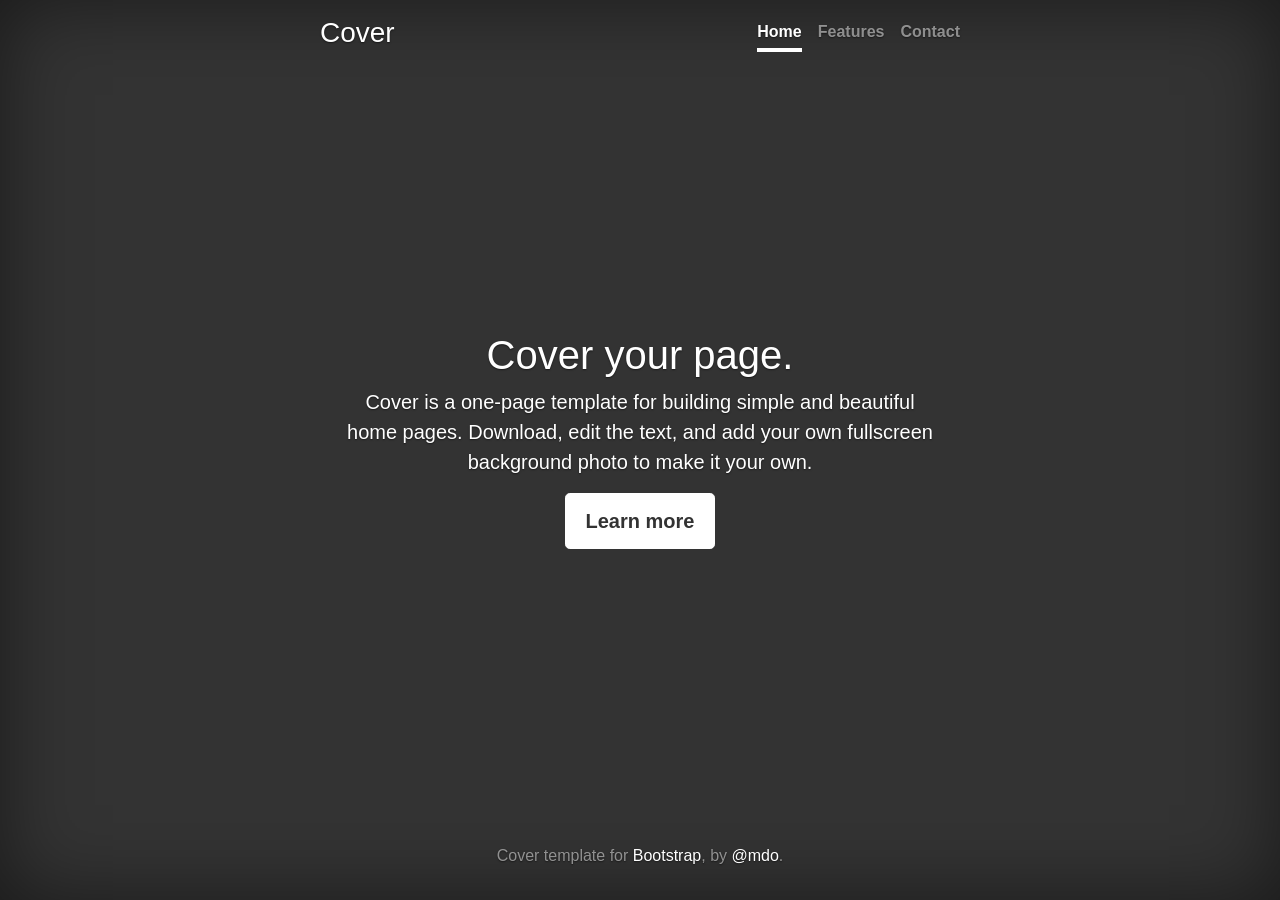
<file: tool/bootstrap-4.0.0/docs/4.0/examples/cover/index.html>
<!doctype html>
<html lang="en">
  <head>
    <meta charset="utf-8">
    <meta name="viewport" content="width=device-width, initial-scale=1, shrink-to-fit=no">
    <meta name="description" content="">
    <meta name="author" content="">
    <link rel="icon" href="../../../../favicon.ico">

    <title>Cover Template for Bootstrap</title>

    <!-- Bootstrap core CSS -->
    <link href="../../../../dist/css/bootstrap.min.css" rel="stylesheet">

    <!-- Custom styles for this template -->
    <link href="cover.css" rel="stylesheet">
  </head>

  <body class="text-center">

    <div class="cover-container d-flex h-100 p-3 mx-auto flex-column">
      <header class="masthead mb-auto">
        <div class="inner">
          <h3 class="masthead-brand">Cover</h3>
          <nav class="nav nav-masthead justify-content-center">
            <a class="nav-link active" href="#">Home</a>
            <a class="nav-link" href="#">Features</a>
            <a class="nav-link" href="#">Contact</a>
          </nav>
        </div>
      </header>

      <main role="main" class="inner cover">
        <h1 class="cover-heading">Cover your page.</h1>
        <p class="lead">Cover is a one-page template for building simple and beautiful home pages. Download, edit the text, and add your own fullscreen background photo to make it your own.</p>
        <p class="lead">
          <a href="#" class="btn btn-lg btn-secondary">Learn more</a>
        </p>
      </main>

      <footer class="mastfoot mt-auto">
        <div class="inner">
          <p>Cover template for <a href="https://getbootstrap.com/">Bootstrap</a>, by <a href="https://twitter.com/mdo">@mdo</a>.</p>
        </div>
      </footer>
    </div>


    <!-- Bootstrap core JavaScript
    ================================================== -->
    <!-- Placed at the end of the document so the pages load faster -->
    <script src="https://code.jquery.com/jquery-3.2.1.slim.min.js" integrity="sha384-KJ3o2DKtIkvYIK3UENzmM7KCkRr/rE9/Qpg6aAZGJwFDMVNA/GpGFF93hXpG5KkN" crossorigin="anonymous"></script>
    <script>window.jQuery || document.write('<script src="../../../../assets/js/vendor/jquery-slim.min.js"><\/script>')</script>
    <script src="../../../../assets/js/vendor/popper.min.js"></script>
    <script src="../../../../dist/js/bootstrap.min.js"></script>
  </body>
</html>
</file>
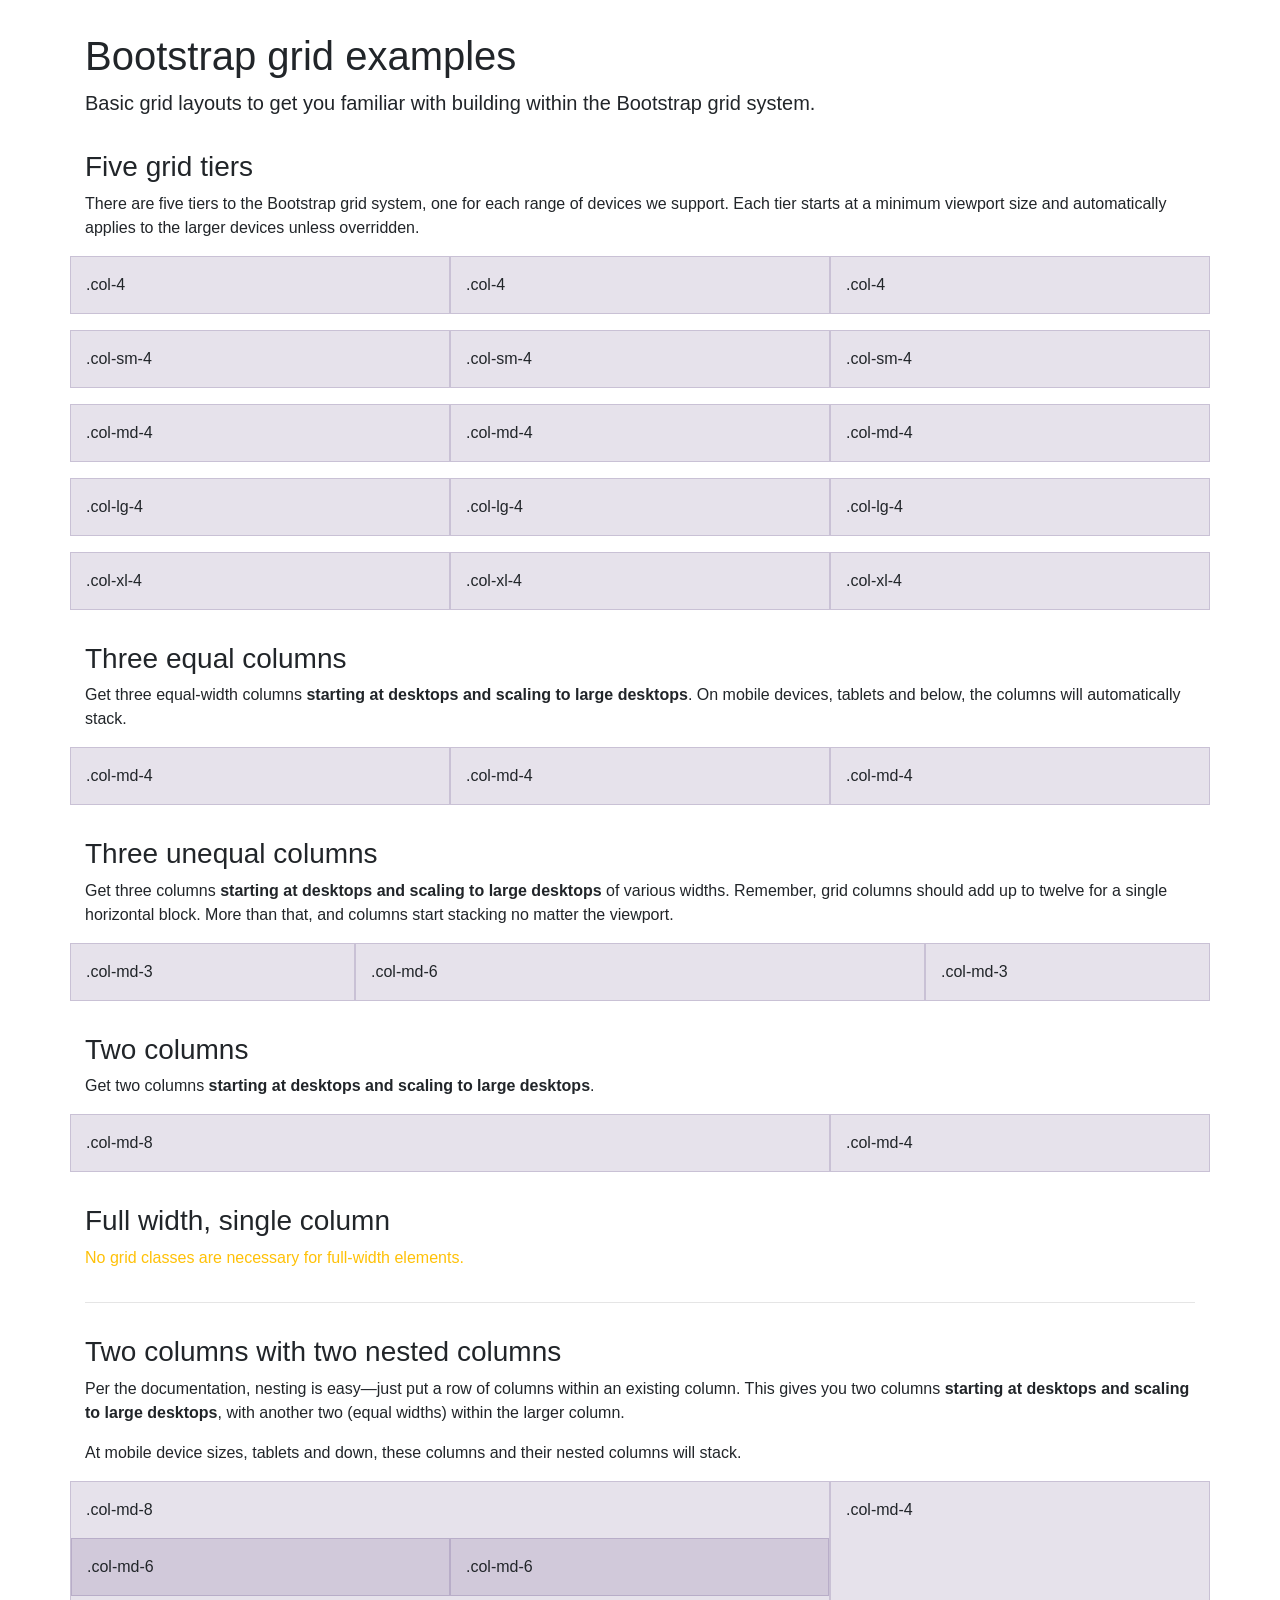
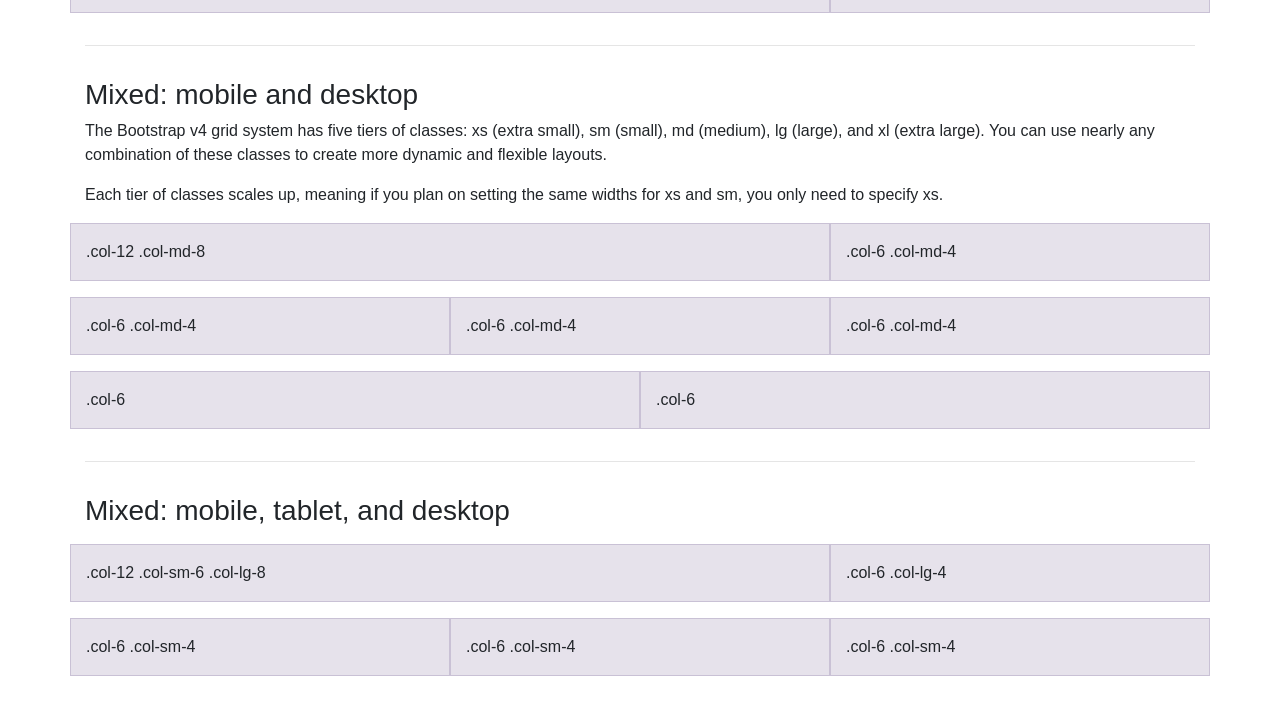
<file: tool/bootstrap-4.0.0/docs/4.0/examples/grid/index.html>
<!doctype html>
<html lang="en">
  <head>
    <meta charset="utf-8">
    <meta name="viewport" content="width=device-width, initial-scale=1, shrink-to-fit=no">
    <meta name="description" content="">
    <meta name="author" content="">
    <link rel="icon" href="../../../../favicon.ico">

    <title>Grid Template for Bootstrap</title>

    <!-- Bootstrap core CSS -->
    <link href="../../../../dist/css/bootstrap.min.css" rel="stylesheet">

    <!-- Custom styles for this template -->
    <link href="grid.css" rel="stylesheet">
  </head>

  <body>
    <div class="container">

      <h1>Bootstrap grid examples</h1>
      <p class="lead">Basic grid layouts to get you familiar with building within the Bootstrap grid system.</p>

      <h3>Five grid tiers</h3>
      <p>There are five tiers to the Bootstrap grid system, one for each range of devices we support. Each tier starts at a minimum viewport size and automatically applies to the larger devices unless overridden.</p>

      <div class="row">
        <div class="col-4">.col-4</div>
        <div class="col-4">.col-4</div>
        <div class="col-4">.col-4</div>
      </div>

      <div class="row">
        <div class="col-sm-4">.col-sm-4</div>
        <div class="col-sm-4">.col-sm-4</div>
        <div class="col-sm-4">.col-sm-4</div>
      </div>

      <div class="row">
        <div class="col-md-4">.col-md-4</div>
        <div class="col-md-4">.col-md-4</div>
        <div class="col-md-4">.col-md-4</div>
      </div>

      <div class="row">
        <div class="col-lg-4">.col-lg-4</div>
        <div class="col-lg-4">.col-lg-4</div>
        <div class="col-lg-4">.col-lg-4</div>
      </div>

      <div class="row">
        <div class="col-xl-4">.col-xl-4</div>
        <div class="col-xl-4">.col-xl-4</div>
        <div class="col-xl-4">.col-xl-4</div>
      </div>

      <h3>Three equal columns</h3>
      <p>Get three equal-width columns <strong>starting at desktops and scaling to large desktops</strong>. On mobile devices, tablets and below, the columns will automatically stack.</p>
      <div class="row">
        <div class="col-md-4">.col-md-4</div>
        <div class="col-md-4">.col-md-4</div>
        <div class="col-md-4">.col-md-4</div>
      </div>

      <h3>Three unequal columns</h3>
      <p>Get three columns <strong>starting at desktops and scaling to large desktops</strong> of various widths. Remember, grid columns should add up to twelve for a single horizontal block. More than that, and columns start stacking no matter the viewport.</p>
      <div class="row">
        <div class="col-md-3">.col-md-3</div>
        <div class="col-md-6">.col-md-6</div>
        <div class="col-md-3">.col-md-3</div>
      </div>

      <h3>Two columns</h3>
      <p>Get two columns <strong>starting at desktops and scaling to large desktops</strong>.</p>
      <div class="row">
        <div class="col-md-8">.col-md-8</div>
        <div class="col-md-4">.col-md-4</div>
      </div>

      <h3>Full width, single column</h3>
      <p class="text-warning">No grid classes are necessary for full-width elements.</p>

      <hr>

      <h3>Two columns with two nested columns</h3>
      <p>Per the documentation, nesting is easy—just put a row of columns within an existing column. This gives you two columns <strong>starting at desktops and scaling to large desktops</strong>, with another two (equal widths) within the larger column.</p>
      <p>At mobile device sizes, tablets and down, these columns and their nested columns will stack.</p>
      <div class="row">
        <div class="col-md-8">
          .col-md-8
          <div class="row">
            <div class="col-md-6">.col-md-6</div>
            <div class="col-md-6">.col-md-6</div>
          </div>
        </div>
        <div class="col-md-4">.col-md-4</div>
      </div>

      <hr>

      <h3>Mixed: mobile and desktop</h3>
      <p>The Bootstrap v4 grid system has five tiers of classes: xs (extra small), sm (small), md (medium), lg (large), and xl (extra large). You can use nearly any combination of these classes to create more dynamic and flexible layouts.</p>
      <p>Each tier of classes scales up, meaning if you plan on setting the same widths for xs and sm, you only need to specify xs.</p>
      <div class="row">
        <div class="col-12 col-md-8">.col-12 .col-md-8</div>
        <div class="col-6 col-md-4">.col-6 .col-md-4</div>
      </div>
      <div class="row">
        <div class="col-6 col-md-4">.col-6 .col-md-4</div>
        <div class="col-6 col-md-4">.col-6 .col-md-4</div>
        <div class="col-6 col-md-4">.col-6 .col-md-4</div>
      </div>
      <div class="row">
        <div class="col-6">.col-6</div>
        <div class="col-6">.col-6</div>
      </div>

      <hr>

      <h3>Mixed: mobile, tablet, and desktop</h3>
      <p></p>
      <div class="row">
        <div class="col-12 col-sm-6 col-lg-8">.col-12 .col-sm-6 .col-lg-8</div>
        <div class="col-6 col-lg-4">.col-6 .col-lg-4</div>
      </div>
      <div class="row">
        <div class="col-6 col-sm-4">.col-6 .col-sm-4</div>
        <div class="col-6 col-sm-4">.col-6 .col-sm-4</div>
        <div class="col-6 col-sm-4">.col-6 .col-sm-4</div>
      </div>

    </div> <!-- /container -->
  </body>
</html>
</file>
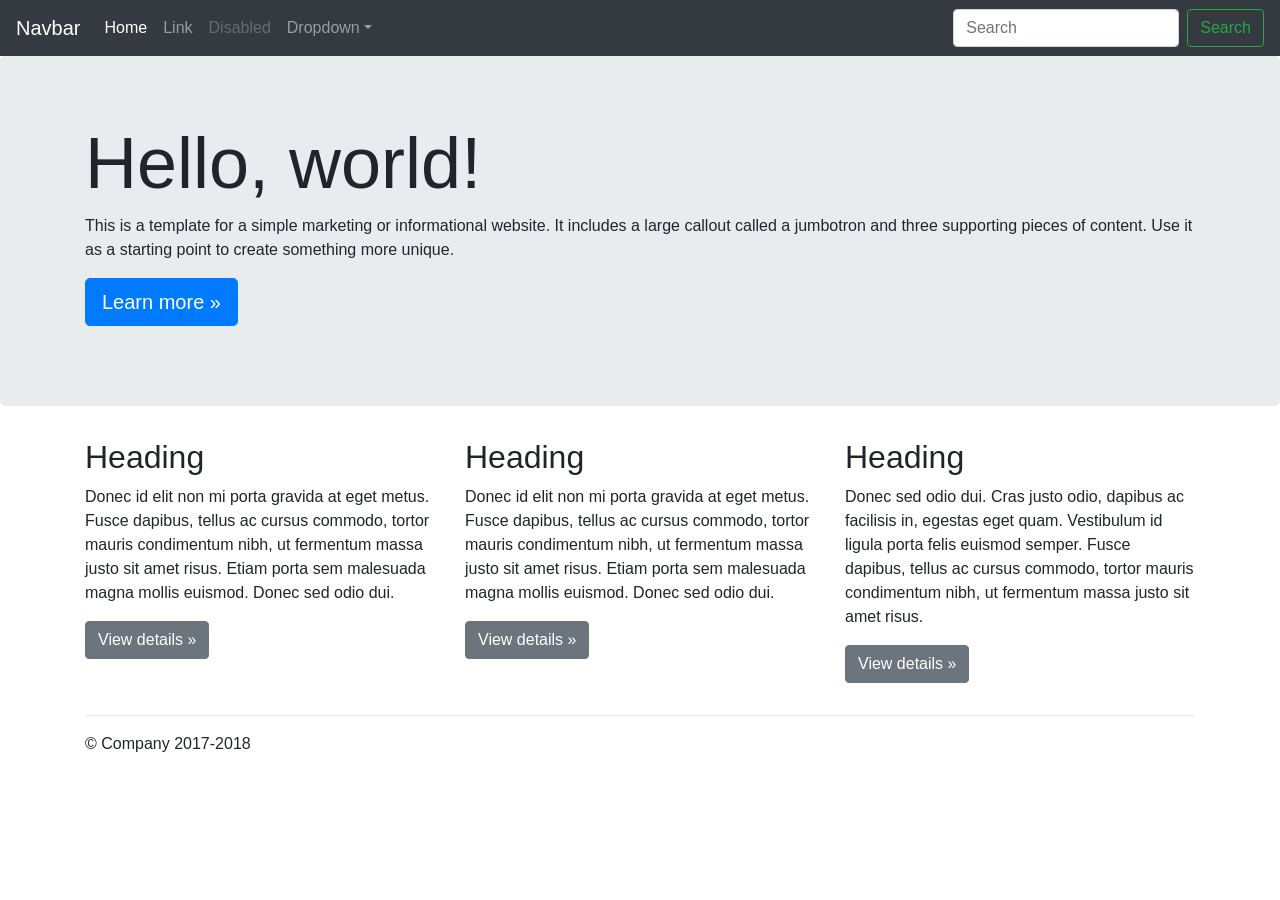
<file: tool/bootstrap-4.0.0/docs/4.0/examples/jumbotron/index.html>
<!doctype html>
<html lang="en">
  <head>
    <meta charset="utf-8">
    <meta name="viewport" content="width=device-width, initial-scale=1, shrink-to-fit=no">
    <meta name="description" content="">
    <meta name="author" content="">
    <link rel="icon" href="../../../../favicon.ico">

    <title>Jumbotron Template for Bootstrap</title>

    <!-- Bootstrap core CSS -->
    <link href="../../../../dist/css/bootstrap.min.css" rel="stylesheet">

    <!-- Custom styles for this template -->
    <link href="jumbotron.css" rel="stylesheet">
  </head>

  <body>

    <nav class="navbar navbar-expand-md navbar-dark fixed-top bg-dark">
      <a class="navbar-brand" href="#">Navbar</a>
      <button class="navbar-toggler" type="button" data-toggle="collapse" data-target="#navbarsExampleDefault" aria-controls="navbarsExampleDefault" aria-expanded="false" aria-label="Toggle navigation">
        <span class="navbar-toggler-icon"></span>
      </button>

      <div class="collapse navbar-collapse" id="navbarsExampleDefault">
        <ul class="navbar-nav mr-auto">
          <li class="nav-item active">
            <a class="nav-link" href="#">Home <span class="sr-only">(current)</span></a>
          </li>
          <li class="nav-item">
            <a class="nav-link" href="#">Link</a>
          </li>
          <li class="nav-item">
            <a class="nav-link disabled" href="#">Disabled</a>
          </li>
          <li class="nav-item dropdown">
            <a class="nav-link dropdown-toggle" href="http://example.com" id="dropdown01" data-toggle="dropdown" aria-haspopup="true" aria-expanded="false">Dropdown</a>
            <div class="dropdown-menu" aria-labelledby="dropdown01">
              <a class="dropdown-item" href="#">Action</a>
              <a class="dropdown-item" href="#">Another action</a>
              <a class="dropdown-item" href="#">Something else here</a>
            </div>
          </li>
        </ul>
        <form class="form-inline my-2 my-lg-0">
          <input class="form-control mr-sm-2" type="text" placeholder="Search" aria-label="Search">
          <button class="btn btn-outline-success my-2 my-sm-0" type="submit">Search</button>
        </form>
      </div>
    </nav>

    <main role="main">

      <!-- Main jumbotron for a primary marketing message or call to action -->
      <div class="jumbotron">
        <div class="container">
          <h1 class="display-3">Hello, world!</h1>
          <p>This is a template for a simple marketing or informational website. It includes a large callout called a jumbotron and three supporting pieces of content. Use it as a starting point to create something more unique.</p>
          <p><a class="btn btn-primary btn-lg" href="#" role="button">Learn more &raquo;</a></p>
        </div>
      </div>

      <div class="container">
        <!-- Example row of columns -->
        <div class="row">
          <div class="col-md-4">
            <h2>Heading</h2>
            <p>Donec id elit non mi porta gravida at eget metus. Fusce dapibus, tellus ac cursus commodo, tortor mauris condimentum nibh, ut fermentum massa justo sit amet risus. Etiam porta sem malesuada magna mollis euismod. Donec sed odio dui. </p>
            <p><a class="btn btn-secondary" href="#" role="button">View details &raquo;</a></p>
          </div>
          <div class="col-md-4">
            <h2>Heading</h2>
            <p>Donec id elit non mi porta gravida at eget metus. Fusce dapibus, tellus ac cursus commodo, tortor mauris condimentum nibh, ut fermentum massa justo sit amet risus. Etiam porta sem malesuada magna mollis euismod. Donec sed odio dui. </p>
            <p><a class="btn btn-secondary" href="#" role="button">View details &raquo;</a></p>
          </div>
          <div class="col-md-4">
            <h2>Heading</h2>
            <p>Donec sed odio dui. Cras justo odio, dapibus ac facilisis in, egestas eget quam. Vestibulum id ligula porta felis euismod semper. Fusce dapibus, tellus ac cursus commodo, tortor mauris condimentum nibh, ut fermentum massa justo sit amet risus.</p>
            <p><a class="btn btn-secondary" href="#" role="button">View details &raquo;</a></p>
          </div>
        </div>

        <hr>

      </div> <!-- /container -->

    </main>

    <footer class="container">
      <p>&copy; Company 2017-2018</p>
    </footer>

    <!-- Bootstrap core JavaScript
    ================================================== -->
    <!-- Placed at the end of the document so the pages load faster -->
    <script src="https://code.jquery.com/jquery-3.2.1.slim.min.js" integrity="sha384-KJ3o2DKtIkvYIK3UENzmM7KCkRr/rE9/Qpg6aAZGJwFDMVNA/GpGFF93hXpG5KkN" crossorigin="anonymous"></script>
    <script>window.jQuery || document.write('<script src="../../../../assets/js/vendor/jquery-slim.min.js"><\/script>')</script>
    <script src="../../../../assets/js/vendor/popper.min.js"></script>
    <script src="../../../../dist/js/bootstrap.min.js"></script>
  </body>
</html>
</file>
<file: tool/spectrum-2.0.5/dist/spectrum.css>
/***
Spectrum Colorpicker v2.0.0
https://github.com/seballot/spectrum
Author: Brian Grinstead and spectrum contributors
License: MIT
***/

.sp-container {
    position:absolute;
    top:0;
    left:0;
    display:inline-block;
    *display: inline;
    *zoom: 1;
    /* https://github.com/seballot/spectrum/issues/40 */
    z-index: 9999994;
    overflow: hidden;
}
.sp-original-input-container {
    position: relative;
    display: inline-flex;
}
.sp-original-input-container input {
    margin: 0 !important;
}
.sp-original-input-container .sp-add-on {
    width: 40px;
    border-top-right-radius: 0 !important;
    border-bottom-right-radius: 0 !important;
}
input.spectrum.with-add-on {
    /*padding-left: 45px;*/
    border-top-left-radius: 0;
    border-bottom-left-radius: 0;
    border-left: 0;
}
.sp-original-input-container .sp-add-on .sp-colorize {
    height: 100%;
    width: 100%;
    border-radius: inherit;
}
.sp-colorize-container {
    background-image: url([data-uri])
}
.sp-container.sp-flat {
    position: relative;
}

/* Fix for * { box-sizing: border-box; } */
.sp-container,
.sp-container * {
    -webkit-box-sizing: content-box;
       -moz-box-sizing: content-box;
            box-sizing: content-box;
}

/* http://ansciath.tumblr.com/post/7347495869/css-aspect-ratio */
.sp-top {
    position:relative;
    width: 100%;
    display:inline-block;
}
.sp-top-inner {
    position:absolute;
    top:0;
    left:0;
    bottom:0;
    right:0;
}
.sp-color {
    position: absolute;
    top:0;
    left:0;
    bottom:0;
    right:20px !important;
}
.sp-hue {
    position: absolute;
    top:0;
    right:0;
    bottom:0;
    width: 12px;
    height: 100%;
    left: initial !important;
}

.sp-clear-enabled .sp-hue {
    top: 15%;
    height: 85%;
}

.sp-fill {
    padding-top: 80%;
}
.sp-sat, .sp-val {
    position: absolute;
    top:0;
    left:0;
    right:0;
    bottom:0;
}

.sp-alpha-enabled .sp-top {
    margin-bottom: 28px !important;
}
.sp-alpha-enabled .sp-alpha {
    display: block;
}
.sp-alpha-handle {
    position: absolute;
    top: -3px;
    cursor: pointer;
    height: 16px;
    border-radius: 50%;
    width: 16px;
    margin-right: 5px;
    left: -2px;
    right: 0;
    background: #f9f9f9;
    box-shadow: 0 0 2px 0px #3a3a3a;
}
.sp-alpha {
    display: none;
    position: absolute;
    bottom: -18px;
    right: 0;
    left: 0;
    height: 10px;
}
.sp-alpha-inner {
    border-radius: 4px;
}

.sp-clear {
    display: none;
}

.sp-clear.sp-clear-display {
    background-position: center;
}

.sp-clear-enabled .sp-clear {
    display: block;
    position: absolute;
    top: 3px;
    right: 0;
    bottom: 0;
    cursor: pointer;
    left: initial;
    height: 12px;
    width: 12px;
}

/* Don't allow text selection */
.sp-container, .sp-replacer, .sp-preview, .sp-dragger, .sp-slider, .sp-alpha, .sp-clear, .sp-alpha-handle, .sp-container.sp-dragging .sp-input, .sp-container button  {
    -webkit-user-select:none;
    -moz-user-select: -moz-none;
    -o-user-select:none;
    user-select: none;
}

.sp-container.sp-input-disabled .sp-input-container {
    display: none;
}
.sp-container.sp-buttons-disabled .sp-button-container {
    display: none;
}
.sp-container.sp-palette-buttons-disabled .sp-palette-button-container {
    display: none;
}
.sp-palette-only .sp-picker-container {
    display: none;
}
.sp-palette-disabled .sp-palette-container {
    display: none;
}

.sp-initial-disabled .sp-initial {
    display: none;
}


/* Gradients for hue, saturation and value instead of images.  Not pretty... but it works */
.sp-sat {
    background-image: -webkit-gradient(linear,  0 0, 100% 0, from(#FFF), to(rgba(204, 154, 129, 0)));
    background-image: -webkit-linear-gradient(left, #FFF, rgba(204, 154, 129, 0));
    background-image: -moz-linear-gradient(left, #fff, rgba(204, 154, 129, 0));
    background-image: -o-linear-gradient(left, #fff, rgba(204, 154, 129, 0));
    background-image: -ms-linear-gradient(left, #fff, rgba(204, 154, 129, 0));
    background-image: linear-gradient(to right, #fff, rgba(204, 154, 129, 0));
    -ms-filter: "progid:DXImageTransform.Microsoft.gradient(GradientType = 1, startColorstr=#FFFFFFFF, endColorstr=#00CC9A81)";
    filter : progid:DXImageTransform.Microsoft.gradient(GradientType = 1, startColorstr='#FFFFFFFF', endColorstr='#00CC9A81');
}
.sp-val {
    border-radius: 4px;
    background-image: -webkit-gradient(linear, 0 100%, 0 0, from(#000000), to(rgba(204, 154, 129, 0)));
    background-image: -webkit-linear-gradient(bottom, #000000, rgba(204, 154, 129, 0));
    background-image: -moz-linear-gradient(bottom, #000, rgba(204, 154, 129, 0));
    background-image: -o-linear-gradient(bottom, #000, rgba(204, 154, 129, 0));
    background-image: -ms-linear-gradient(bottom, #000, rgba(204, 154, 129, 0));
    background-image: linear-gradient(to top, #000, rgba(204, 154, 129, 0));
    -ms-filter: "progid:DXImageTransform.Microsoft.gradient(startColorstr=#00CC9A81, endColorstr=#FF000000)";
    filter : progid:DXImageTransform.Microsoft.gradient(startColorstr='#00CC9A81', endColorstr='#FF000000');
}

.sp-hue {
    background: -moz-linear-gradient(top, #ff0000 0%, #ffff00 17%, #00ff00 33%, #00ffff 50%, #0000ff 67%, #ff00ff 83%, #ff0000 100%);
    background: -ms-linear-gradient(top, #ff0000 0%, #ffff00 17%, #00ff00 33%, #00ffff 50%, #0000ff 67%, #ff00ff 83%, #ff0000 100%);
    background: -o-linear-gradient(top, #ff0000 0%, #ffff00 17%, #00ff00 33%, #00ffff 50%, #0000ff 67%, #ff00ff 83%, #ff0000 100%);
    background: -webkit-gradient(linear, left top, left bottom, from(#ff0000), color-stop(0.17, #ffff00), color-stop(0.33, #00ff00), color-stop(0.5, #00ffff), color-stop(0.67, #0000ff), color-stop(0.83, #ff00ff), to(#ff0000));
    background: -webkit-linear-gradient(top, #ff0000 0%, #ffff00 17%, #00ff00 33%, #00ffff 50%, #0000ff 67%, #ff00ff 83%, #ff0000 100%);
    background: linear-gradient(to bottom, #ff0000 0%, #ffff00 17%, #00ff00 33%, #00ffff 50%, #0000ff 67%, #ff00ff 83%, #ff0000 100%);
}

/* IE filters do not support multiple color stops.
   Generate 6 divs, line them up, and do two color gradients for each.
   Yes, really.
 */
.sp-1 {
    height:17%;
    filter: progid:DXImageTransform.Microsoft.gradient(startColorstr='#ff0000', endColorstr='#ffff00');
}
.sp-2 {
    height:16%;
    filter: progid:DXImageTransform.Microsoft.gradient(startColorstr='#ffff00', endColorstr='#00ff00');
}
.sp-3 {
    height:17%;
    filter: progid:DXImageTransform.Microsoft.gradient(startColorstr='#00ff00', endColorstr='#00ffff');
}
.sp-4 {
    height:17%;
    filter: progid:DXImageTransform.Microsoft.gradient(startColorstr='#00ffff', endColorstr='#0000ff');
}
.sp-5 {
    height:16%;
    filter: progid:DXImageTransform.Microsoft.gradient(startColorstr='#0000ff', endColorstr='#ff00ff');
}
.sp-6 {
    height:17%;
    filter: progid:DXImageTransform.Microsoft.gradient(startColorstr='#ff00ff', endColorstr='#ff0000');
}

.sp-hidden {
    display: none !important;
}

/* Clearfix hack */
.sp-cf:before, .sp-cf:after { content: ""; display: table; }
.sp-cf:after { clear: both; }
.sp-cf { *zoom: 1; }

/* Mobile devices, make hue slider bigger so it is easier to slide */
@media (max-device-width: 480px) {
    .sp-color { right: 40%; }
    .sp-hue { left: 63%; }
    .sp-fill { padding-top: 60%; }
}
.sp-dragger {
    border-radius: 5px;
    height: 10px;
    width: 10px;
    border: 1px solid #fff;
    cursor: pointer;
    position:absolute;
    top:0;
    left: 0;
    margin-left: 3px;
    margin-top: 3px;
    box-shadow: 0 0 2px 1px rgba(0, 0, 0, .2);
}
.sp-slider {
    position: absolute;
    top: 0;
    cursor: pointer;
    height: 16px;
    border-radius: 50%;
    width: 16px;
    left: -2px;
    background: #f9f9f9;
    box-shadow: 0 0 2px 0px #3a3a3a;
    margin-top: 8px;
}

/*
Theme authors:
Here are the basic themeable display options (colors, fonts, global widths)
*/

.sp-container {
    display: inline-flex;
    border-radius: 0;
    background-color: white;
    padding: 0;
    border-radius: 4px;
    color: black;
    box-shadow: 0 0 0 1px rgba(99,114,130,.16), 0 8px 16px rgba(27,39,51,.08);
}
.sp-container, .sp-container button, .sp-container input, .sp-color, .sp-hue, .sp-clear {
    font-size:12px;
    -webkit-box-sizing: border-box;
    -moz-box-sizing: border-box;
    -ms-box-sizing: border-box;
    box-sizing: border-box;
}
.sp-top {
    margin-bottom: 10px;
}
.sp-color, .sp-hue, .sp-clear, .sp-val, .sp-sat {
    border-radius: 3px;
}

.sp-input-container {
    margin-top: -5px;
}
.sp-input-container.sp-cf,
.sp-initial.sp-thumb.sp-cf,
.sp-button-container.sp-cf {
    height: 25px;
}
.sp-picker-container .sp-cf {
    margin-bottom: 10px;
}

.sp-palette-row-initial > span:first-child {
    cursor: pointer;
}

/* Input */
.sp-initial-disabled  .sp-input-container {
    width: 100%;
}
.sp-input {
    padding: 0px 5px !important;
    margin: 0;
    width: 100%;
    box-shadow: none !important;
    height: 100% !important;
    background: transparent;
    color: #3a3a3a;
    border-radius: 2px !important;
    border: 1px solid #e0e0e0 !important;
    text-align: center;
    font-family: monospace;
    font-size: inherit !important;
}
.sp-input:focus  {
    border: 1px solid orange;
}
.sp-input.sp-validation-error {
    border: 1px solid red;
    background: #fdd;
}
.sp-picker-container , .sp-palette-container {
    position: relative;
    padding: 10px;
}
.sp-picker-container {
    width: 200px;
    padding-bottom: 0;
}

/* Palettes */
.sp-palette-container {
    border-right: solid 1px #ccc;
}

.sp-palette-only .sp-palette-container {
    border: 0;
}

.sp-palette .sp-thumb-el {
    display: block;
    position:relative;
    float:left;
    width: 24px;
    height: 15px;
    margin: 3px;
    cursor: pointer;
    border:solid 2px transparent;
}
.sp-palette .sp-thumb-el:hover, .sp-palette .sp-thumb-el.sp-thumb-active {
    border-color: orange;
}
.sp-thumb-el {
    position:relative;
}

/* Initial */
.sp-initial {
    float: left;
}
.sp-initial span {
    width: 30px;
    height: 25px;
    border:none;
    display:block;
    float:left;
    margin:0;

}
.sp-initial .spe-thumb-el.sp-thumb-active {
    border-radius: 0 5px 5px 0;
}
.sp-initial .spe-thumb-el{
   border-radius: 5px 0 0 5px;
}

.sp-initial .sp-clear-display {
    background-position: center;
}

/* Buttons */
.sp-button-container {
    float: right;
}
.sp-palette-button-container {
    margin-top: 10px;
}

/* Replacer (the little preview div that shows up instead of the <input>) */
.sp-replacer {
    position: relative;
    overflow:hidden;
    cursor:pointer;
    display:inline-block;
    border-radius: 3px;
    border: 1px solid #aaa;
    color: #666;
    transition: border-color .3s;
    vertical-align: middle;
    width: 3rem;
    height: 1.5rem;
}
.sp-replacer:hover, .sp-replacer.sp-active {
    border: 1px solid #666;
    color: black;
}
.sp-replacer.sp-disabled {
    cursor:default;
    border-color: silver;
    color: silver;
}
.sp-dd {
    position: absolute;
    font-size: 10px;
    right: 0;
    top: 0;
    bottom: 0;
    padding: 0 2px;
    line-height: 1.6rem;
    background-color: white
}
.sp-preview {
    position:relative;
    width: 100%;
    height: 100%;
    float:left;
    z-index: 0;
}
.sp-preview-inner {
    transition: background-color .2s;
}
.sp-preview-inner.sp-clear-display {
    /*width: 20px;
    margin-left: 10px;
    margin-top: 2px;*/
    display: none;
}

/* Color Picker */
.sp-palette .sp-thumb-el {
    width: 16px;
    height: 16px;
    margin: 3px;
    border: none;
    border-radius: 3px;
}


/* Buttons: http://hellohappy.org/css3-buttons/ */
.sp-container button {
    border-radius: 3px;
    border: none;
    background: transparent;
    line-height: 1;
    padding: 0 8px;
    height: 25px;
    text-transform: capitalize;
    text-align: center;
    vertical-align: middle;
    cursor: pointer;
    color: #606c72;
    font-weight: bold;
}
.sp-container button.sp-choose {
    background-color: #3cab3b;
    color: #fff;
    margin-left: 5px;
}
.sp-container button:hover {
    opacity: .8;
}
.sp-container button.sp-palette-toggle {
    width: 100%;
    background-color: #f3f3f3;
    margin: 0;
}


.sp-palette span:hover, .sp-palette span.sp-thumb-active {
    border-color: #000;
}

.sp-preview, .sp-alpha, .sp-thumb-el {
    position:relative;
    background-image: url([data-uri]);
}
.sp-preview-inner, .sp-alpha-inner, .sp-thumb-inner {
    display:block;
    position:absolute;
    top:0;left:0;bottom:0;right:0;
}

.sp-palette .sp-thumb-inner {
    border-radius: 3px;
    background-position: 50% 50%;
    background-repeat: no-repeat;
}

.sp-palette .sp-thumb-light.sp-thumb-active .sp-thumb-inner {
    background-image: url([data-uri]);
}

.sp-palette .sp-thumb-dark.sp-thumb-active .sp-thumb-inner {
    background-image: url([data-uri]);
}

.sp-clear-display {
    background-repeat:no-repeat;
    background-position: center;
    background-image: url([data-uri]);
}
</file>
<file: tool/spectrum-2.0.5/docs/docs.css>
/* Styles for the demo page only. See spectrum.css for the actual colorpicker styles */
@font-face {
  font-family: 'Nunito';
  font-style: normal;
  font-weight: 400;
  src: local('Nunito Regular'), local('Nunito-Regular'),
       url('fonts/nunito-v11-latin-regular.woff2') format('woff2'), /* Chrome 26+, Opera 23+, Firefox 39+ */
       url('fonts/nunito-v11-latin-regular.woff') format('woff'); /* Chrome 6+, Firefox 3.6+, IE 9+, Safari 5.1+ */
}

/* nunito-600 - latin */
@font-face {
  font-family: 'Nunito';
  font-style: normal;
  font-weight: 600;
  src: local('Nunito SemiBold'), local('Nunito-SemiBold'),
       url('fonts/nunito-v11-latin-600.woff2') format('woff2'), /* Super Modern Browsers */
       url('fonts/nunito-v11-latin-600.woff') format('woff'); /* Modern Browsers */
}

/* nunito-800 - latin */
@font-face {
  font-family: 'Nunito';
  font-style: normal;
  font-weight: 800;
  src: local('Nunito ExtraBold'), local('Nunito-ExtraBold'),
       url('fonts/nunito-v11-latin-800.woff2') format('woff2'), /* Chrome 26+, Opera 23+, Firefox 39+ */
       url('fonts/nunito-v11-latin-800.woff') format('woff'); /* Chrome 6+, Firefox 3.6+, IE 9+, Safari 5.1+ */
}

:root {
  --primary-color: #276cb8;
  --secondary-color: #e83072;
  --neutral-color:#606c71;
}
html, body {
  margin: 0;
  padding: 0;
  height: 100%;
  width: 100%;
  font-size: 17px;
  line-height: 1.5;
  font-family: 'Nunito', sans-serif;
  color: var(--neutral-color);
}

/* ---- TABLE OF CONTENT ---- */
#toc {
  position: fixed;
  top: 0;
  bottom: 0;
  overflow: auto;
  width: 280px;
  border-right: 1px solid #eeee;
  font-size: .9rem;
}
#toc::-webkit-scrollbar-track {
    background-color: #f6f6f6;;
    border: 1px solid #f0f0f0;
}

#toc::-webkit-scrollbar {
    width: 7px;
}
#toc::-webkit-scrollbar-thumb {
    background-color: #c3c3c3;
}
#toc ul {
  padding: 0;
  margin: 0;
}
#toc li {
  list-style: none;
  line-height: 2;
  padding: 0 1rem;
}
#toc li a {
  text-transform: capitalize;
}
#toc .toc-active {
  color: var(--secondary-color);
  font-weight: bold;
}
#toc .toc-h1 {
  font-weight: bold;
  text-align: center;
  font-size: 2rem;
  padding: 0;
  border-bottom: 1px solid #eee;
  color: var(--secondary-color);
}
#toc .toc-h2 {
  font-weight: bold;
  margin-top: 1rem;
  font-size: 1.3rem;
  color: var(--primary-color);
}
#toc .toc-h3 {
  padding-left: 2rem;
}
#toc a {
  color: inherit;
  text-decoration: none;
}

/* ---- CONTAINERS ---- */
.main-container {
  margin-left: 280px;
}
.container {
    max-width: 900px;
    margin: 0 auto;
}

/* ---- HEADER ---- */
#header {
  border-bottom: 1px solid #eeee;
  text-align: center;
  padding-bottom: 1.5rem;
}
#header h1 {
  margin-bottom: -.5rem;
}
#header h1 a {
  color: var(--secondary-color);
}
#header h1 a:hover {
  text-decoration: none;
}

/* ---- DOCS ---- */
#docs {
  padding: 3rem 1rem 2rem 4rem;
  max-width: 900px;
  margin: 0 auto;
}
h1, h2 {
  color: var(--primary-color);
}
h3 {
  text-transform: capitalize;
}
a {
  color: var(--secondary-color);
  text-decoration: none;
}
a:hover {
  text-decoration: underline;
}
pre.hljs {
  background: #373834;
  border-radius: 5px;
  padding: .8em;
  font-size: 16px;
}
strong {
  font-weight: 600;
}
code {
  padding: 2px 4px;
  color: #e83072;
  white-space: nowrap;
  background-color: #f7f7f9;
  border: 1px solid #e1e1e8;
  font-size: 12px;
}
button {
  background-color: var(--secondary-color);
  color: white;
  box-shadow: none;
  cursor: pointer;
  margin-left: .5rem;
  border: none;
  border-radius: 4px;
  padding: .3em .8em;
  font-size: inherit;
  font-family: inherit;
}
button:hover {
  opacity: .9;
}
input {
  box-shadow: none;
  color: inherit;
  border: 1px solid #cccccc;
  border-radius: 4px;
  padding: .3em .8em;
  font-size: inherit;
  font-family: inherit;
  margin-bottom: 10px;
  margin-right: 10px;
  background-color: white;
}
.configurator-container {
  background-color: #f8f8f8;
  padding: 1rem;
  /*border: 2px solid #dddfe0;*/
  padding: 1rem;
  border-radius: 5px;
  display: flex;
  flex-wrap: wrap;
  justify-content: space-between;
  margin-bottom: 1rem;
}
.config-section {
  /*width: 33%;*/
}
.config-section label {
  display: block;
}
.config-section h5 {
  margin: 0 0 .5rem 0;
  font-size: 1rem;
}

.configurator-renderer {
  text-align: center;
}
.configurator-renderer .sp-flat {
  margin-bottom: 10px;
}
#sp-options {
  text-align: left;
}
</file>
<file: tool/spectrum-2.0.5/docs/highlight/styles/default.css>
/*

Original highlight.js style (c) Ivan Sagalaev <maniac@softwaremaniacs.org>

*/

.hljs {
  display: block;
  overflow-x: auto;
  padding: 0.5em;
  background: #F0F0F0;
}


/* Base color: saturation 0; */

.hljs,
.hljs-subst {
  color: #444;
}

.hljs-comment {
  color: #888888;
}

.hljs-keyword,
.hljs-attribute,
.hljs-selector-tag,
.hljs-meta-keyword,
.hljs-doctag,
.hljs-name {
  font-weight: bold;
}


/* User color: hue: 0 */

.hljs-type,
.hljs-string,
.hljs-number,
.hljs-selector-id,
.hljs-selector-class,
.hljs-quote,
.hljs-template-tag,
.hljs-deletion {
  color: #880000;
}

.hljs-title,
.hljs-section {
  color: #880000;
  font-weight: bold;
}

.hljs-regexp,
.hljs-symbol,
.hljs-variable,
.hljs-template-variable,
.hljs-link,
.hljs-selector-attr,
.hljs-selector-pseudo {
  color: #BC6060;
}


/* Language color: hue: 90; */

.hljs-literal {
  color: #78A960;
}

.hljs-built_in,
.hljs-bullet,
.hljs-code,
.hljs-addition {
  color: #397300;
}


/* Meta color: hue: 200 */

.hljs-meta {
  color: #1f7199;
}

.hljs-meta-string {
  color: #4d99bf;
}


/* Misc effects */

.hljs-emphasis {
  font-style: italic;
}

.hljs-strong {
  font-weight: bold;
}
</file>
<file: tool/spectrum-2.0.5/docs/highlight/styles/monokai-sublime.css>
/*

Monokai Sublime style. Derived from Monokai by noformnocontent http://nn.mit-license.org/

*/

.hljs {
  display: block;
  overflow-x: auto;
  padding: 0.5em;
  background: #23241f;
}

.hljs,
.hljs-tag,
.hljs-subst {
  color: #f8f8f2;
}

.hljs-strong,
.hljs-emphasis {
  color: #a8a8a2;
}

.hljs-bullet,
.hljs-quote,
.hljs-number,
.hljs-regexp,
.hljs-literal,
.hljs-link {
  color: #ae81ff;
}

.hljs-code,
.hljs-title,
.hljs-section,
.hljs-selector-class {
  color: #a6e22e;
}

.hljs-strong {
  font-weight: bold;
}

.hljs-emphasis {
  font-style: italic;
}

.hljs-keyword,
.hljs-selector-tag,
.hljs-name,
.hljs-attr {
  color: #f92672;
}

.hljs-symbol,
.hljs-attribute {
  color: #66d9ef;
}

.hljs-params,
.hljs-class .hljs-title {
  color: #f8f8f2;
}

.hljs-string,
.hljs-type,
.hljs-built_in,
.hljs-builtin-name,
.hljs-selector-id,
.hljs-selector-attr,
.hljs-selector-pseudo,
.hljs-addition,
.hljs-variable,
.hljs-template-variable {
  color: #e6db74;
}

.hljs-comment,
.hljs-deletion,
.hljs-meta {
  color: #75715e;
}
</file>
<file: tool/spectrum-2.0.5/src/spectrum.css>
/***
Spectrum Colorpicker v2.0.0
https://github.com/seballot/spectrum
Author: Brian Grinstead and spectrum contributors
License: MIT
***/

.sp-container {
    position:absolute;
    top:0;
    left:0;
    display:inline-block;
    *display: inline;
    *zoom: 1;
    /* https://github.com/seballot/spectrum/issues/40 */
    z-index: 9999994;
    overflow: hidden;
}
.sp-original-input-container {
    position: relative;
    display: inline-flex;
}
.sp-original-input-container input {
    margin: 0 !important;
}
.sp-original-input-container .sp-add-on {
    width: 40px;
    border-top-right-radius: 0 !important;
    border-bottom-right-radius: 0 !important;
}
input.spectrum.with-add-on {
    /*padding-left: 45px;*/
    border-top-left-radius: 0;
    border-bottom-left-radius: 0;
    border-left: 0;
}
.sp-original-input-container .sp-add-on .sp-colorize {
    height: 100%;
    width: 100%;
    border-radius: inherit;
}
.sp-colorize-container {
    background-image: url([data-uri])
}
.sp-container.sp-flat {
    position: relative;
}

/* Fix for * { box-sizing: border-box; } */
.sp-container,
.sp-container * {
    -webkit-box-sizing: content-box;
       -moz-box-sizing: content-box;
            box-sizing: content-box;
}

/* http://ansciath.tumblr.com/post/7347495869/css-aspect-ratio */
.sp-top {
    position:relative;
    width: 100%;
    display:inline-block;
}
.sp-top-inner {
    position:absolute;
    top:0;
    left:0;
    bottom:0;
    right:0;
}
.sp-color {
    position: absolute;
    top:0;
    left:0;
    bottom:0;
    right:20px !important;
}
.sp-hue {
    position: absolute;
    top:0;
    right:0;
    bottom:0;
    width: 12px;
    height: 100%;
    left: initial !important;
}

.sp-clear-enabled .sp-hue {
    top: 15%;
    height: 85%;
}

.sp-fill {
    padding-top: 80%;
}
.sp-sat, .sp-val {
    position: absolute;
    top:0;
    left:0;
    right:0;
    bottom:0;
}

.sp-alpha-enabled .sp-top {
    margin-bottom: 28px !important;
}
.sp-alpha-enabled .sp-alpha {
    display: block;
}
.sp-alpha-handle {
    position: absolute;
    top: -3px;
    cursor: pointer;
    height: 16px;
    border-radius: 50%;
    width: 16px;
    margin-right: 5px;
    left: -2px;
    right: 0;
    background: #f9f9f9;
    box-shadow: 0 0 2px 0px #3a3a3a;
}
.sp-alpha {
    display: none;
    position: absolute;
    bottom: -18px;
    right: 0;
    left: 0;
    height: 10px;
}
.sp-alpha-inner {
    border-radius: 4px;
}

.sp-clear {
    display: none;
}

.sp-clear.sp-clear-display {
    background-position: center;
}

.sp-clear-enabled .sp-clear {
    display: block;
    position: absolute;
    top: 3px;
    right: 0;
    bottom: 0;
    cursor: pointer;
    left: initial;
    height: 12px;
    width: 12px;
}

/* Don't allow text selection */
.sp-container, .sp-replacer, .sp-preview, .sp-dragger, .sp-slider, .sp-alpha, .sp-clear, .sp-alpha-handle, .sp-container.sp-dragging .sp-input, .sp-container button  {
    -webkit-user-select:none;
    -moz-user-select: -moz-none;
    -o-user-select:none;
    user-select: none;
}

.sp-container.sp-input-disabled .sp-input-container {
    display: none;
}
.sp-container.sp-buttons-disabled .sp-button-container {
    display: none;
}
.sp-container.sp-palette-buttons-disabled .sp-palette-button-container {
    display: none;
}
.sp-palette-only .sp-picker-container {
    display: none;
}
.sp-palette-disabled .sp-palette-container {
    display: none;
}

.sp-initial-disabled .sp-initial {
    display: none;
}


/* Gradients for hue, saturation and value instead of images.  Not pretty... but it works */
.sp-sat {
    background-image: -webkit-gradient(linear,  0 0, 100% 0, from(#FFF), to(rgba(204, 154, 129, 0)));
    background-image: -webkit-linear-gradient(left, #FFF, rgba(204, 154, 129, 0));
    background-image: -moz-linear-gradient(left, #fff, rgba(204, 154, 129, 0));
    background-image: -o-linear-gradient(left, #fff, rgba(204, 154, 129, 0));
    background-image: -ms-linear-gradient(left, #fff, rgba(204, 154, 129, 0));
    background-image: linear-gradient(to right, #fff, rgba(204, 154, 129, 0));
    -ms-filter: "progid:DXImageTransform.Microsoft.gradient(GradientType = 1, startColorstr=#FFFFFFFF, endColorstr=#00CC9A81)";
    filter : progid:DXImageTransform.Microsoft.gradient(GradientType = 1, startColorstr='#FFFFFFFF', endColorstr='#00CC9A81');
}
.sp-val {
    border-radius: 4px;
    background-image: -webkit-gradient(linear, 0 100%, 0 0, from(#000000), to(rgba(204, 154, 129, 0)));
    background-image: -webkit-linear-gradient(bottom, #000000, rgba(204, 154, 129, 0));
    background-image: -moz-linear-gradient(bottom, #000, rgba(204, 154, 129, 0));
    background-image: -o-linear-gradient(bottom, #000, rgba(204, 154, 129, 0));
    background-image: -ms-linear-gradient(bottom, #000, rgba(204, 154, 129, 0));
    background-image: linear-gradient(to top, #000, rgba(204, 154, 129, 0));
    -ms-filter: "progid:DXImageTransform.Microsoft.gradient(startColorstr=#00CC9A81, endColorstr=#FF000000)";
    filter : progid:DXImageTransform.Microsoft.gradient(startColorstr='#00CC9A81', endColorstr='#FF000000');
}

.sp-hue {
    background: -moz-linear-gradient(top, #ff0000 0%, #ffff00 17%, #00ff00 33%, #00ffff 50%, #0000ff 67%, #ff00ff 83%, #ff0000 100%);
    background: -ms-linear-gradient(top, #ff0000 0%, #ffff00 17%, #00ff00 33%, #00ffff 50%, #0000ff 67%, #ff00ff 83%, #ff0000 100%);
    background: -o-linear-gradient(top, #ff0000 0%, #ffff00 17%, #00ff00 33%, #00ffff 50%, #0000ff 67%, #ff00ff 83%, #ff0000 100%);
    background: -webkit-gradient(linear, left top, left bottom, from(#ff0000), color-stop(0.17, #ffff00), color-stop(0.33, #00ff00), color-stop(0.5, #00ffff), color-stop(0.67, #0000ff), color-stop(0.83, #ff00ff), to(#ff0000));
    background: -webkit-linear-gradient(top, #ff0000 0%, #ffff00 17%, #00ff00 33%, #00ffff 50%, #0000ff 67%, #ff00ff 83%, #ff0000 100%);
    background: linear-gradient(to bottom, #ff0000 0%, #ffff00 17%, #00ff00 33%, #00ffff 50%, #0000ff 67%, #ff00ff 83%, #ff0000 100%);
}

/* IE filters do not support multiple color stops.
   Generate 6 divs, line them up, and do two color gradients for each.
   Yes, really.
 */
.sp-1 {
    height:17%;
    filter: progid:DXImageTransform.Microsoft.gradient(startColorstr='#ff0000', endColorstr='#ffff00');
}
.sp-2 {
    height:16%;
    filter: progid:DXImageTransform.Microsoft.gradient(startColorstr='#ffff00', endColorstr='#00ff00');
}
.sp-3 {
    height:17%;
    filter: progid:DXImageTransform.Microsoft.gradient(startColorstr='#00ff00', endColorstr='#00ffff');
}
.sp-4 {
    height:17%;
    filter: progid:DXImageTransform.Microsoft.gradient(startColorstr='#00ffff', endColorstr='#0000ff');
}
.sp-5 {
    height:16%;
    filter: progid:DXImageTransform.Microsoft.gradient(startColorstr='#0000ff', endColorstr='#ff00ff');
}
.sp-6 {
    height:17%;
    filter: progid:DXImageTransform.Microsoft.gradient(startColorstr='#ff00ff', endColorstr='#ff0000');
}

.sp-hidden {
    display: none !important;
}

/* Clearfix hack */
.sp-cf:before, .sp-cf:after { content: ""; display: table; }
.sp-cf:after { clear: both; }
.sp-cf { *zoom: 1; }

/* Mobile devices, make hue slider bigger so it is easier to slide */
@media (max-device-width: 480px) {
    .sp-color { right: 40%; }
    .sp-hue { left: 63%; }
    .sp-fill { padding-top: 60%; }
}
.sp-dragger {
    border-radius: 5px;
    height: 10px;
    width: 10px;
    border: 1px solid #fff;
    cursor: pointer;
    position:absolute;
    top:0;
    left: 0;
    margin-left: 3px;
    margin-top: 3px;
    box-shadow: 0 0 2px 1px rgba(0, 0, 0, .2);
}
.sp-slider {
    position: absolute;
    top: 0;
    cursor: pointer;
    height: 16px;
    border-radius: 50%;
    width: 16px;
    left: -2px;
    background: #f9f9f9;
    box-shadow: 0 0 2px 0px #3a3a3a;
    margin-top: 8px;
}

/*
Theme authors:
Here are the basic themeable display options (colors, fonts, global widths)
*/

.sp-container {
    display: inline-flex;
    border-radius: 0;
    background-color: white;
    padding: 0;
    border-radius: 4px;
    color: black;
    box-shadow: 0 0 0 1px rgba(99,114,130,.16), 0 8px 16px rgba(27,39,51,.08);
}
.sp-container, .sp-container button, .sp-container input, .sp-color, .sp-hue, .sp-clear {
    font-size:12px;
    -webkit-box-sizing: border-box;
    -moz-box-sizing: border-box;
    -ms-box-sizing: border-box;
    box-sizing: border-box;
}
.sp-top {
    margin-bottom: 10px;
}
.sp-color, .sp-hue, .sp-clear, .sp-val, .sp-sat {
    border-radius: 3px;
}

.sp-input-container {
    margin-top: -5px;
}
.sp-input-container.sp-cf,
.sp-initial.sp-thumb.sp-cf,
.sp-button-container.sp-cf {
    height: 25px;
}
.sp-picker-container .sp-cf {
    margin-bottom: 10px;
}

.sp-palette-row-initial > span:first-child {
    cursor: pointer;
}

/* Input */
.sp-initial-disabled  .sp-input-container {
    width: 100%;
}
.sp-input {
    padding: 0px 5px !important;
    margin: 0;
    width: 100%;
    box-shadow: none !important;
    height: 100% !important;
    background: transparent;
    color: #3a3a3a;
    border-radius: 2px !important;
    border: 1px solid #e0e0e0 !important;
    text-align: center;
    font-family: monospace;
    font-size: inherit !important;
}
.sp-input:focus  {
    border: 1px solid orange;
}
.sp-input.sp-validation-error {
    border: 1px solid red;
    background: #fdd;
}
.sp-picker-container , .sp-palette-container {
    position: relative;
    padding: 10px;
}
.sp-picker-container {
    width: 200px;
    padding-bottom: 0;
}

/* Palettes */
.sp-palette-container {
    border-right: solid 1px #ccc;
}

.sp-palette-only .sp-palette-container {
    border: 0;
}

.sp-palette .sp-thumb-el {
    display: block;
    position:relative;
    float:left;
    width: 24px;
    height: 15px;
    margin: 3px;
    cursor: pointer;
    border:solid 2px transparent;
}
.sp-palette .sp-thumb-el:hover, .sp-palette .sp-thumb-el.sp-thumb-active {
    border-color: orange;
}
.sp-thumb-el {
    position:relative;
}

/* Initial */
.sp-initial {
    float: left;
}
.sp-initial span {
    width: 30px;
    height: 25px;
    border:none;
    display:block;
    float:left;
    margin:0;

}
.sp-initial .spe-thumb-el.sp-thumb-active {
    border-radius: 0 5px 5px 0;
}
.sp-initial .spe-thumb-el{
   border-radius: 5px 0 0 5px;
}

.sp-initial .sp-clear-display {
    background-position: center;
}

/* Buttons */
.sp-button-container {
    float: right;
}
.sp-palette-button-container {
    margin-top: 10px;
}

/* Replacer (the little preview div that shows up instead of the <input>) */
.sp-replacer {
    position: relative;
    overflow:hidden;
    cursor:pointer;
    display:inline-block;
    border-radius: 3px;
    border: 1px solid #aaa;
    color: #666;
    transition: border-color .3s;
    vertical-align: middle;
    width: 3rem;
    height: 1.5rem;
}
.sp-replacer:hover, .sp-replacer.sp-active {
    border: 1px solid #666;
    color: black;
}
.sp-replacer.sp-disabled {
    cursor:default;
    border-color: silver;
    color: silver;
}
.sp-dd {
    position: absolute;
    font-size: 10px;
    right: 0;
    top: 0;
    bottom: 0;
    padding: 0 2px;
    line-height: 1.6rem;
    background-color: white
}
.sp-preview {
    position:relative;
    width: 100%;
    height: 100%;
    float:left;
    z-index: 0;
}
.sp-preview-inner {
    transition: background-color .2s;
}
.sp-preview-inner.sp-clear-display {
    /*width: 20px;
    margin-left: 10px;
    margin-top: 2px;*/
    display: none;
}

/* Color Picker */
.sp-palette .sp-thumb-el {
    width: 16px;
    height: 16px;
    margin: 3px;
    border: none;
    border-radius: 3px;
}


/* Buttons: http://hellohappy.org/css3-buttons/ */
.sp-container button {
    border-radius: 3px;
    border: none;
    background: transparent;
    line-height: 1;
    padding: 0 8px;
    height: 25px;
    text-transform: capitalize;
    text-align: center;
    vertical-align: middle;
    cursor: pointer;
    color: #606c72;
    font-weight: bold;
}
.sp-container button.sp-choose {
    background-color: #3cab3b;
    color: #fff;
    margin-left: 5px;
}
.sp-container button:hover {
    opacity: .8;
}
.sp-container button.sp-palette-toggle {
    width: 100%;
    background-color: #f3f3f3;
    margin: 0;
}


.sp-palette span:hover, .sp-palette span.sp-thumb-active {
    border-color: #000;
}

.sp-preview, .sp-alpha, .sp-thumb-el {
    position:relative;
    background-image: url([data-uri]);
}
.sp-preview-inner, .sp-alpha-inner, .sp-thumb-inner {
    display:block;
    position:absolute;
    top:0;left:0;bottom:0;right:0;
}

.sp-palette .sp-thumb-inner {
    border-radius: 3px;
    background-position: 50% 50%;
    background-repeat: no-repeat;
}

.sp-palette .sp-thumb-light.sp-thumb-active .sp-thumb-inner {
    background-image: url([data-uri]);
}

.sp-palette .sp-thumb-dark.sp-thumb-active .sp-thumb-inner {
    background-image: url([data-uri]);
}

.sp-clear-display {
    background-repeat:no-repeat;
    background-position: center;
    background-image: url([data-uri]);
}
</file>
<file: tool/bootstrap-4.0.0/docs/4.0/examples/album/album.css>
:root {
  --jumbotron-padding-y: 3rem;
}

.jumbotron {
  padding-top: var(--jumbotron-padding-y);
  padding-bottom: var(--jumbotron-padding-y);
  margin-bottom: 0;
  background-color: #fff;
}
@media (min-width: 768px) {
  .jumbotron {
    padding-top: calc(var(--jumbotron-padding-y) * 2);
    padding-bottom: calc(var(--jumbotron-padding-y) * 2);
  }
}

.jumbotron p:last-child {
  margin-bottom: 0;
}

.jumbotron-heading {
  font-weight: 300;
}

.jumbotron .container {
  max-width: 40rem;
}

footer {
  padding-top: 3rem;
  padding-bottom: 3rem;
}

footer p {
  margin-bottom: .25rem;
}

.box-shadow { box-shadow: 0 .25rem .75rem rgba(0, 0, 0, .05); }
</file>
<file: tool/bootstrap-4.0.0/docs/4.0/examples/blog/blog.css>
/* stylelint-disable selector-list-comma-newline-after */

.blog-header {
  line-height: 1;
  border-bottom: 1px solid #e5e5e5;
}

.blog-header-logo {
  font-family: "Playfair Display", Georgia, "Times New Roman", serif;
  font-size: 2.25rem;
}

.blog-header-logo:hover {
  text-decoration: none;
}

h1, h2, h3, h4, h5, h6 {
  font-family: "Playfair Display", Georgia, "Times New Roman", serif;
}

.display-4 {
  font-size: 2.5rem;
}
@media (min-width: 768px) {
  .display-4 {
    font-size: 3rem;
  }
}

.nav-scroller {
  position: relative;
  z-index: 2;
  height: 2.75rem;
  overflow-y: hidden;
}

.nav-scroller .nav {
  display: -webkit-box;
  display: -ms-flexbox;
  display: flex;
  -ms-flex-wrap: nowrap;
  flex-wrap: nowrap;
  padding-bottom: 1rem;
  margin-top: -1px;
  overflow-x: auto;
  text-align: center;
  white-space: nowrap;
  -webkit-overflow-scrolling: touch;
}

.nav-scroller .nav-link {
  padding-top: .75rem;
  padding-bottom: .75rem;
  font-size: .875rem;
}

.card-img-right {
  height: 100%;
  border-radius: 0 3px 3px 0;
}

.flex-auto {
  -ms-flex: 0 0 auto;
  -webkit-box-flex: 0;
  flex: 0 0 auto;
}

.h-250 { height: 250px; }
@media (min-width: 768px) {
  .h-md-250 { height: 250px; }
}

.border-top { border-top: 1px solid #e5e5e5; }
.border-bottom { border-bottom: 1px solid #e5e5e5; }

.box-shadow { box-shadow: 0 .25rem .75rem rgba(0, 0, 0, .05); }

/*
 * Blog name and description
 */
.blog-title {
  margin-bottom: 0;
  font-size: 2rem;
  font-weight: 400;
}
.blog-description {
  font-size: 1.1rem;
  color: #999;
}

@media (min-width: 40em) {
  .blog-title {
    font-size: 3.5rem;
  }
}

/* Pagination */
.blog-pagination {
  margin-bottom: 4rem;
}
.blog-pagination > .btn {
  border-radius: 2rem;
}

/*
 * Blog posts
 */
.blog-post {
  margin-bottom: 4rem;
}
.blog-post-title {
  margin-bottom: .25rem;
  font-size: 2.5rem;
}
.blog-post-meta {
  margin-bottom: 1.25rem;
  color: #999;
}

/*
 * Footer
 */
.blog-footer {
  padding: 2.5rem 0;
  color: #999;
  text-align: center;
  background-color: #f9f9f9;
  border-top: .05rem solid #e5e5e5;
}
.blog-footer p:last-child {
  margin-bottom: 0;
}
</file>
<file: tool/bootstrap-4.0.0/docs/4.0/examples/carousel/carousel.css>
/* GLOBAL STYLES
-------------------------------------------------- */
/* Padding below the footer and lighter body text */

body {
  padding-top: 3rem;
  padding-bottom: 3rem;
  color: #5a5a5a;
}


/* CUSTOMIZE THE CAROUSEL
-------------------------------------------------- */

/* Carousel base class */
.carousel {
  margin-bottom: 4rem;
}
/* Since positioning the image, we need to help out the caption */
.carousel-caption {
  bottom: 3rem;
  z-index: 10;
}

/* Declare heights because of positioning of img element */
.carousel-item {
  height: 32rem;
  background-color: #777;
}
.carousel-item > img {
  position: absolute;
  top: 0;
  left: 0;
  min-width: 100%;
  height: 32rem;
}


/* MARKETING CONTENT
-------------------------------------------------- */

/* Center align the text within the three columns below the carousel */
.marketing .col-lg-4 {
  margin-bottom: 1.5rem;
  text-align: center;
}
.marketing h2 {
  font-weight: 400;
}
.marketing .col-lg-4 p {
  margin-right: .75rem;
  margin-left: .75rem;
}


/* Featurettes
------------------------- */

.featurette-divider {
  margin: 5rem 0; /* Space out the Bootstrap <hr> more */
}

/* Thin out the marketing headings */
.featurette-heading {
  font-weight: 300;
  line-height: 1;
  letter-spacing: -.05rem;
}


/* RESPONSIVE CSS
-------------------------------------------------- */

@media (min-width: 40em) {
  /* Bump up size of carousel content */
  .carousel-caption p {
    margin-bottom: 1.25rem;
    font-size: 1.25rem;
    line-height: 1.4;
  }

  .featurette-heading {
    font-size: 50px;
  }
}

@media (min-width: 62em) {
  .featurette-heading {
    margin-top: 7rem;
  }
}
</file>
<file: tool/bootstrap-4.0.0/docs/4.0/examples/cover/cover.css>
/*
 * Globals
 */

/* Links */
a,
a:focus,
a:hover {
  color: #fff;
}

/* Custom default button */
.btn-secondary,
.btn-secondary:hover,
.btn-secondary:focus {
  color: #333;
  text-shadow: none; /* Prevent inheritance from `body` */
  background-color: #fff;
  border: .05rem solid #fff;
}


/*
 * Base structure
 */

html,
body {
  height: 100%;
  background-color: #333;
}

body {
  display: -ms-flexbox;
  display: -webkit-box;
  display: flex;
  -ms-flex-pack: center;
  -webkit-box-pack: center;
  justify-content: center;
  color: #fff;
  text-shadow: 0 .05rem .1rem rgba(0, 0, 0, .5);
  box-shadow: inset 0 0 5rem rgba(0, 0, 0, .5);
}

.cover-container {
  max-width: 42em;
}


/*
 * Header
 */
.masthead {
  margin-bottom: 2rem;
}

.masthead-brand {
  margin-bottom: 0;
}

.nav-masthead .nav-link {
  padding: .25rem 0;
  font-weight: 700;
  color: rgba(255, 255, 255, .5);
  background-color: transparent;
  border-bottom: .25rem solid transparent;
}

.nav-masthead .nav-link:hover,
.nav-masthead .nav-link:focus {
  border-bottom-color: rgba(255, 255, 255, .25);
}

.nav-masthead .nav-link + .nav-link {
  margin-left: 1rem;
}

.nav-masthead .active {
  color: #fff;
  border-bottom-color: #fff;
}

@media (min-width: 48em) {
  .masthead-brand {
    float: left;
  }
  .nav-masthead {
    float: right;
  }
}


/*
 * Cover
 */
.cover {
  padding: 0 1.5rem;
}
.cover .btn-lg {
  padding: .75rem 1.25rem;
  font-weight: 700;
}


/*
 * Footer
 */
.mastfoot {
  color: rgba(255, 255, 255, .5);
}
</file>
<file: tool/bootstrap-4.0.0/docs/4.0/examples/grid/grid.css>
body {
  padding-top: 2rem;
  padding-bottom: 2rem;
}

h3 {
  margin-top: 2rem;
}

.row {
  margin-bottom: 1rem;
}
.row .row {
  margin-top: 1rem;
  margin-bottom: 0;
}
[class*="col-"] {
  padding-top: 1rem;
  padding-bottom: 1rem;
  background-color: rgba(86, 61, 124, .15);
  border: 1px solid rgba(86, 61, 124, .2);
}

hr {
  margin-top: 2rem;
  margin-bottom: 2rem;
}
</file>
<file: tool/bootstrap-4.0.0/docs/4.0/examples/jumbotron/jumbotron.css>
/* Move down content because we have a fixed navbar that is 3.5rem tall */
body {
  padding-top: 3.5rem;
}
</file>
<file: tool/spectrum-2.0.5/test/qunit.css>
/**
 * QUnit v1.10.0 - A JavaScript Unit Testing Framework
 *
 * http://qunitjs.com
 *
 * Copyright 2012 jQuery Foundation and other contributors
 * Released under the MIT license.
 * http://jquery.org/license
 */

/** Font Family and Sizes */

#qunit-tests, #qunit-header, #qunit-banner, #qunit-testrunner-toolbar, #qunit-userAgent, #qunit-testresult {
    font-family: "Helvetica Neue Light", "HelveticaNeue-Light", "Helvetica Neue", Calibri, Helvetica, Arial, sans-serif;
}

#qunit-testrunner-toolbar, #qunit-userAgent, #qunit-testresult, #qunit-tests li { font-size: small; }
#qunit-tests { font-size: smaller; }


/** Resets */

#qunit-tests, #qunit-tests ol, #qunit-header, #qunit-banner, #qunit-userAgent, #qunit-testresult, #qunit-modulefilter {
    margin: 0;
    padding: 0;
}


/** Header */

#qunit-header {
    padding: 0.5em 0 0.5em 1em;

    color: #8699a4;
    background-color: #0d3349;

    font-size: 1.5em;
    line-height: 1em;
    font-weight: normal;

    border-radius: 5px 5px 0 0;
    -moz-border-radius: 5px 5px 0 0;
    -webkit-border-top-right-radius: 5px;
    -webkit-border-top-left-radius: 5px;
}

#qunit-header a {
    text-decoration: none;
    color: #c2ccd1;
}

#qunit-header a:hover,
#qunit-header a:focus {
    color: #fff;
}

#qunit-testrunner-toolbar label {
    display: inline-block;
    padding: 0 .5em 0 .1em;
}

#qunit-banner {
    height: 5px;
}

#qunit-testrunner-toolbar {
    padding: 0.5em 0 0.5em 2em;
    color: #5E740B;
    background-color: #eee;
    overflow: hidden;
}

#qunit-userAgent {
    padding: 0.5em 0 0.5em 2.5em;
    background-color: #2b81af;
    color: #fff;
    text-shadow: rgba(0, 0, 0, 0.5) 2px 2px 1px;
}

#qunit-modulefilter-container {
    float: right;
}

/** Tests: Pass/Fail */

#qunit-tests {
    list-style-position: inside;
}

#qunit-tests li {
    padding: 0.4em 0.5em 0.4em 2.5em;
    border-bottom: 1px solid #fff;
    list-style-position: inside;
}

#qunit-tests.hidepass li.pass, #qunit-tests.hidepass li.running  {
    display: none;
}

#qunit-tests li strong {
    cursor: pointer;
}

#qunit-tests li a {
    padding: 0.5em;
    color: #c2ccd1;
    text-decoration: none;
}
#qunit-tests li a:hover,
#qunit-tests li a:focus {
    color: #000;
}

#qunit-tests ol {
    margin-top: 0.5em;
    padding: 0.5em;

    background-color: #fff;

    border-radius: 5px;
    -moz-border-radius: 5px;
    -webkit-border-radius: 5px;
}

#qunit-tests table {
    border-collapse: collapse;
    margin-top: .2em;
}

#qunit-tests th {
    text-align: right;
    vertical-align: top;
    padding: 0 .5em 0 0;
}

#qunit-tests td {
    vertical-align: top;
}

#qunit-tests pre {
    margin: 0;
    white-space: pre-wrap;
    word-wrap: break-word;
}

#qunit-tests del {
    background-color: #e0f2be;
    color: #374e0c;
    text-decoration: none;
}

#qunit-tests ins {
    background-color: #ffcaca;
    color: #500;
    text-decoration: none;
}

/*** Test Counts */

#qunit-tests b.counts                       { color: black; }
#qunit-tests b.passed                       { color: #5E740B; }
#qunit-tests b.failed                       { color: #710909; }

#qunit-tests li li {
    padding: 5px;
    background-color: #fff;
    border-bottom: none;
    list-style-position: inside;
}

/*** Passing Styles */

#qunit-tests li li.pass {
    color: #3c510c;
    background-color: #fff;
    border-left: 10px solid #C6E746;
}

#qunit-tests .pass                          { color: #528CE0; background-color: #D2E0E6; }
#qunit-tests .pass .test-name               { color: #366097; }

#qunit-tests .pass .test-actual,
#qunit-tests .pass .test-expected           { color: #999999; }

#qunit-banner.qunit-pass                    { background-color: #C6E746; }

/*** Failing Styles */

#qunit-tests li li.fail {
    color: #710909;
    background-color: #fff;
    border-left: 10px solid #EE5757;
    white-space: pre;
}

#qunit-tests > li:last-child {
    border-radius: 0 0 5px 5px;
    -moz-border-radius: 0 0 5px 5px;
    -webkit-border-bottom-right-radius: 5px;
    -webkit-border-bottom-left-radius: 5px;
}

#qunit-tests .fail                          { color: #000000; background-color: #EE5757; }
#qunit-tests .fail .test-name,
#qunit-tests .fail .module-name             { color: #000000; }

#qunit-tests .fail .test-actual             { color: #EE5757; }
#qunit-tests .fail .test-expected           { color: green;   }

#qunit-banner.qunit-fail                    { background-color: #EE5757; }


/** Result */

#qunit-testresult {
    padding: 0.5em 0.5em 0.5em 2.5em;

    color: #2b81af;
    background-color: #D2E0E6;

    border-bottom: 1px solid white;
}
#qunit-testresult .module-name {
    font-weight: bold;
}

/** Fixture */

#qunit-fixture {
    position: absolute;
    top: -10000px;
    left: -10000px;
    width: 1000px;
    height: 1000px;
}
</file>
<file: tool/bootstrap-4.0.0/js/tests/vendor/qunit.css>
/*!
 * QUnit 2.4.1
 * https://qunitjs.com/
 *
 * Copyright jQuery Foundation and other contributors
 * Released under the MIT license
 * https://jquery.org/license
 *
 * Date: 2017-10-22T05:12Z
 */

/** Font Family and Sizes */

#qunit-tests, #qunit-header, #qunit-banner, #qunit-testrunner-toolbar, #qunit-filteredTest, #qunit-userAgent, #qunit-testresult {
	font-family: "Helvetica Neue Light", "HelveticaNeue-Light", "Helvetica Neue", Calibri, Helvetica, Arial, sans-serif;
}

#qunit-testrunner-toolbar, #qunit-filteredTest, #qunit-userAgent, #qunit-testresult, #qunit-tests li { font-size: small; }
#qunit-tests { font-size: smaller; }


/** Resets */

#qunit-tests, #qunit-header, #qunit-banner, #qunit-filteredTest, #qunit-userAgent, #qunit-testresult, #qunit-modulefilter {
	margin: 0;
	padding: 0;
}


/** Header (excluding toolbar) */

#qunit-header {
	padding: 0.5em 0 0.5em 1em;

	color: #8699A4;
	background-color: #0D3349;

	font-size: 1.5em;
	line-height: 1em;
	font-weight: 400;

	border-radius: 5px 5px 0 0;
}

#qunit-header a {
	text-decoration: none;
	color: #C2CCD1;
}

#qunit-header a:hover,
#qunit-header a:focus {
	color: #FFF;
}

#qunit-banner {
	height: 5px;
}

#qunit-filteredTest {
	padding: 0.5em 1em 0.5em 1em;
	color: #366097;
	background-color: #F4FF77;
}

#qunit-userAgent {
	padding: 0.5em 1em 0.5em 1em;
	color: #FFF;
	background-color: #2B81AF;
	text-shadow: rgba(0, 0, 0, 0.5) 2px 2px 1px;
}


/** Toolbar */

#qunit-testrunner-toolbar {
	padding: 0.5em 1em 0.5em 1em;
	color: #5E740B;
	background-color: #EEE;
}

#qunit-testrunner-toolbar .clearfix {
	height: 0;
	clear: both;
}

#qunit-testrunner-toolbar label {
	display: inline-block;
}

#qunit-testrunner-toolbar input[type=checkbox],
#qunit-testrunner-toolbar input[type=radio] {
	margin: 3px;
	vertical-align: -2px;
}

#qunit-testrunner-toolbar input[type=text] {
	box-sizing: border-box;
	height: 1.6em;
}

.qunit-url-config,
.qunit-filter,
#qunit-modulefilter {
	display: inline-block;
	line-height: 2.1em;
}

.qunit-filter,
#qunit-modulefilter {
	float: right;
	position: relative;
	margin-left: 1em;
}

.qunit-url-config label {
	margin-right: 0.5em;
}

#qunit-modulefilter-search {
	box-sizing: border-box;
	width: 400px;
}

#qunit-modulefilter-search-container:after {
	position: absolute;
	right: 0.3em;
	content: "\25bc";
	color: black;
}

#qunit-modulefilter-dropdown {
	/* align with #qunit-modulefilter-search */
	box-sizing: border-box;
	width: 400px;
	position: absolute;
	right: 0;
	top: 50%;
	margin-top: 0.8em;

	border: 1px solid #D3D3D3;
	border-top: none;
	border-radius: 0 0 .25em .25em;
	color: #000;
	background-color: #F5F5F5;
	z-index: 99;
}

#qunit-modulefilter-dropdown a {
	color: inherit;
	text-decoration: none;
}

#qunit-modulefilter-dropdown .clickable.checked {
	font-weight: bold;
	color: #000;
	background-color: #D2E0E6;
}

#qunit-modulefilter-dropdown .clickable:hover {
	color: #FFF;
	background-color: #0D3349;
}

#qunit-modulefilter-actions {
	display: block;
	overflow: auto;

	/* align with #qunit-modulefilter-dropdown-list */
	font: smaller/1.5em sans-serif;
}

#qunit-modulefilter-dropdown #qunit-modulefilter-actions > * {
	box-sizing: border-box;
	max-height: 2.8em;
	display: block;
	padding: 0.4em;
}

#qunit-modulefilter-dropdown #qunit-modulefilter-actions > button {
	float: right;
	font: inherit;
}

#qunit-modulefilter-dropdown #qunit-modulefilter-actions > :last-child {
	/* insert padding to align with checkbox margins */
	padding-left: 3px;
}

#qunit-modulefilter-dropdown-list {
	max-height: 200px;
	overflow-y: auto;
	margin: 0;
	border-top: 2px groove threedhighlight;
	padding: 0.4em 0 0;
	font: smaller/1.5em sans-serif;
}

#qunit-modulefilter-dropdown-list li {
	white-space: nowrap;
	overflow: hidden;
	text-overflow: ellipsis;
}

#qunit-modulefilter-dropdown-list .clickable {
	display: block;
	padding-left: 0.15em;
}


/** Tests: Pass/Fail */

#qunit-tests {
	list-style-position: inside;
}

#qunit-tests li {
	padding: 0.4em 1em 0.4em 1em;
	border-bottom: 1px solid #FFF;
	list-style-position: inside;
}

#qunit-tests > li {
	display: none;
}

#qunit-tests li.running,
#qunit-tests li.pass,
#qunit-tests li.fail,
#qunit-tests li.skipped,
#qunit-tests li.aborted {
	display: list-item;
}

#qunit-tests.hidepass {
	position: relative;
}

#qunit-tests.hidepass li.running,
#qunit-tests.hidepass li.pass:not(.todo) {
	visibility: hidden;
	position: absolute;
	width:   0;
	height:  0;
	padding: 0;
	border:  0;
	margin:  0;
}

#qunit-tests li strong {
	cursor: pointer;
}

#qunit-tests li.skipped strong {
	cursor: default;
}

#qunit-tests li a {
	padding: 0.5em;
	color: #C2CCD1;
	text-decoration: none;
}

#qunit-tests li p a {
	padding: 0.25em;
	color: #6B6464;
}
#qunit-tests li a:hover,
#qunit-tests li a:focus {
	color: #000;
}

#qunit-tests li .runtime {
	float: right;
	font-size: smaller;
}

.qunit-assert-list {
	margin-top: 0.5em;
	padding: 0.5em;

	background-color: #FFF;

	border-radius: 5px;
}

.qunit-source {
	margin: 0.6em 0 0.3em;
}

.qunit-collapsed {
	display: none;
}

#qunit-tests table {
	border-collapse: collapse;
	margin-top: 0.2em;
}

#qunit-tests th {
	text-align: right;
	vertical-align: top;
	padding: 0 0.5em 0 0;
}

#qunit-tests td {
	vertical-align: top;
}

#qunit-tests pre {
	margin: 0;
	white-space: pre-wrap;
	word-wrap: break-word;
}

#qunit-tests del {
	color: #374E0C;
	background-color: #E0F2BE;
	text-decoration: none;
}

#qunit-tests ins {
	color: #500;
	background-color: #FFCACA;
	text-decoration: none;
}

/*** Test Counts */

#qunit-tests b.counts                       { color: #000; }
#qunit-tests b.passed                       { color: #5E740B; }
#qunit-tests b.failed                       { color: #710909; }

#qunit-tests li li {
	padding: 5px;
	background-color: #FFF;
	border-bottom: none;
	list-style-position: inside;
}

/*** Passing Styles */

#qunit-tests li li.pass {
	color: #3C510C;
	background-color: #FFF;
	border-left: 10px solid #C6E746;
}

#qunit-tests .pass                          { color: #528CE0; background-color: #D2E0E6; }
#qunit-tests .pass .test-name               { color: #366097; }

#qunit-tests .pass .test-actual,
#qunit-tests .pass .test-expected           { color: #999; }

#qunit-banner.qunit-pass                    { background-color: #C6E746; }

/*** Failing Styles */

#qunit-tests li li.fail {
	color: #710909;
	background-color: #FFF;
	border-left: 10px solid #EE5757;
	white-space: pre;
}

#qunit-tests > li:last-child {
	border-radius: 0 0 5px 5px;
}

#qunit-tests .fail                          { color: #000; background-color: #EE5757; }
#qunit-tests .fail .test-name,
#qunit-tests .fail .module-name             { color: #000; }

#qunit-tests .fail .test-actual             { color: #EE5757; }
#qunit-tests .fail .test-expected           { color: #008000; }

#qunit-banner.qunit-fail                    { background-color: #EE5757; }


/*** Aborted tests */
#qunit-tests .aborted { color: #000; background-color: orange; }
/*** Skipped tests */

#qunit-tests .skipped {
	background-color: #EBECE9;
}

#qunit-tests .qunit-todo-label,
#qunit-tests .qunit-skipped-label {
	background-color: #F4FF77;
	display: inline-block;
	font-style: normal;
	color: #366097;
	line-height: 1.8em;
	padding: 0 0.5em;
	margin: -0.4em 0.4em -0.4em 0;
}

#qunit-tests .qunit-todo-label {
	background-color: #EEE;
}

/** Result */

#qunit-testresult {
	color: #2B81AF;
	background-color: #D2E0E6;

	border-bottom: 1px solid #FFF;
}
#qunit-testresult .clearfix {
	height: 0;
	clear: both;
}
#qunit-testresult .module-name {
	font-weight: 700;
}
#qunit-testresult-display {
	padding: 0.5em 1em 0.5em 1em;
	width: 85%;
	float:left;
}
#qunit-testresult-controls {
	padding: 0.5em 1em 0.5em 1em;
  width: 10%;
	float:left;
}

/** Fixture */

#qunit-fixture {
	position: absolute;
	top: -10000px;
	left: -10000px;
	width: 1000px;
	height: 1000px;
}
</file>
